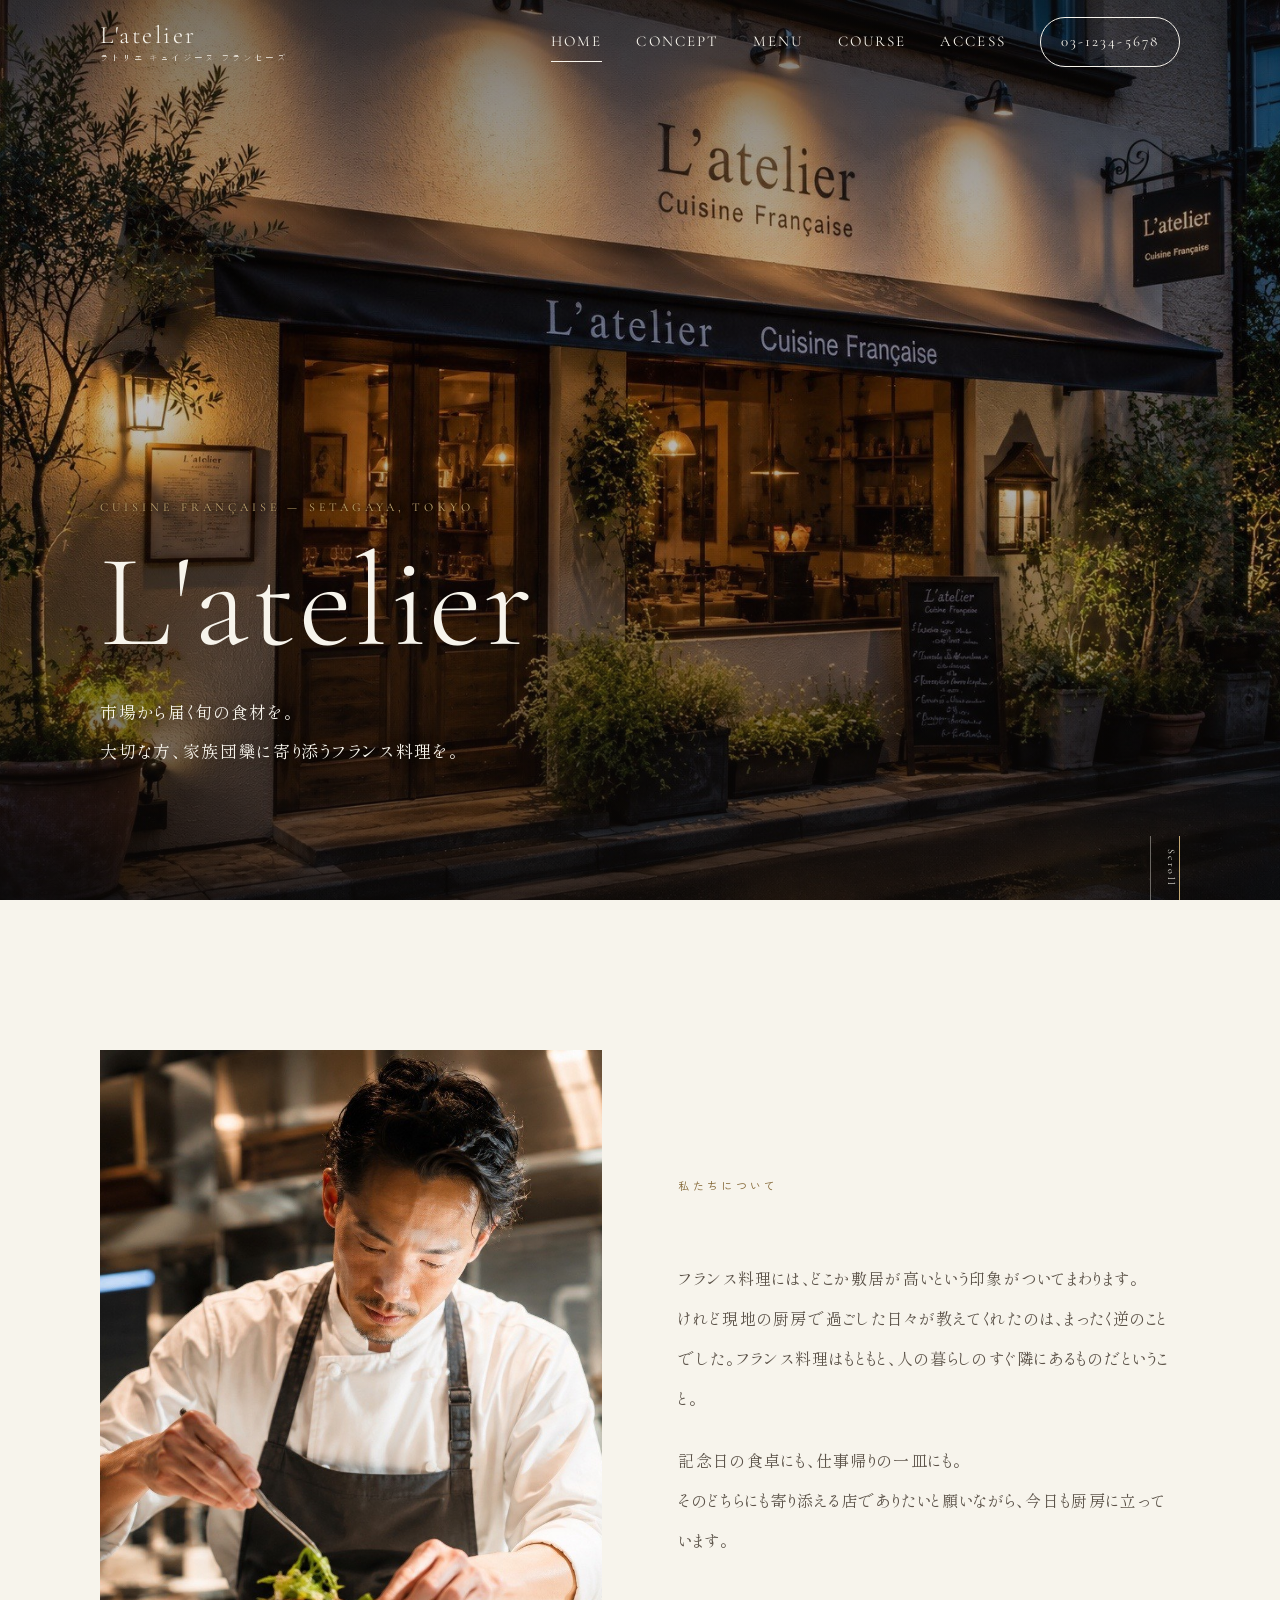
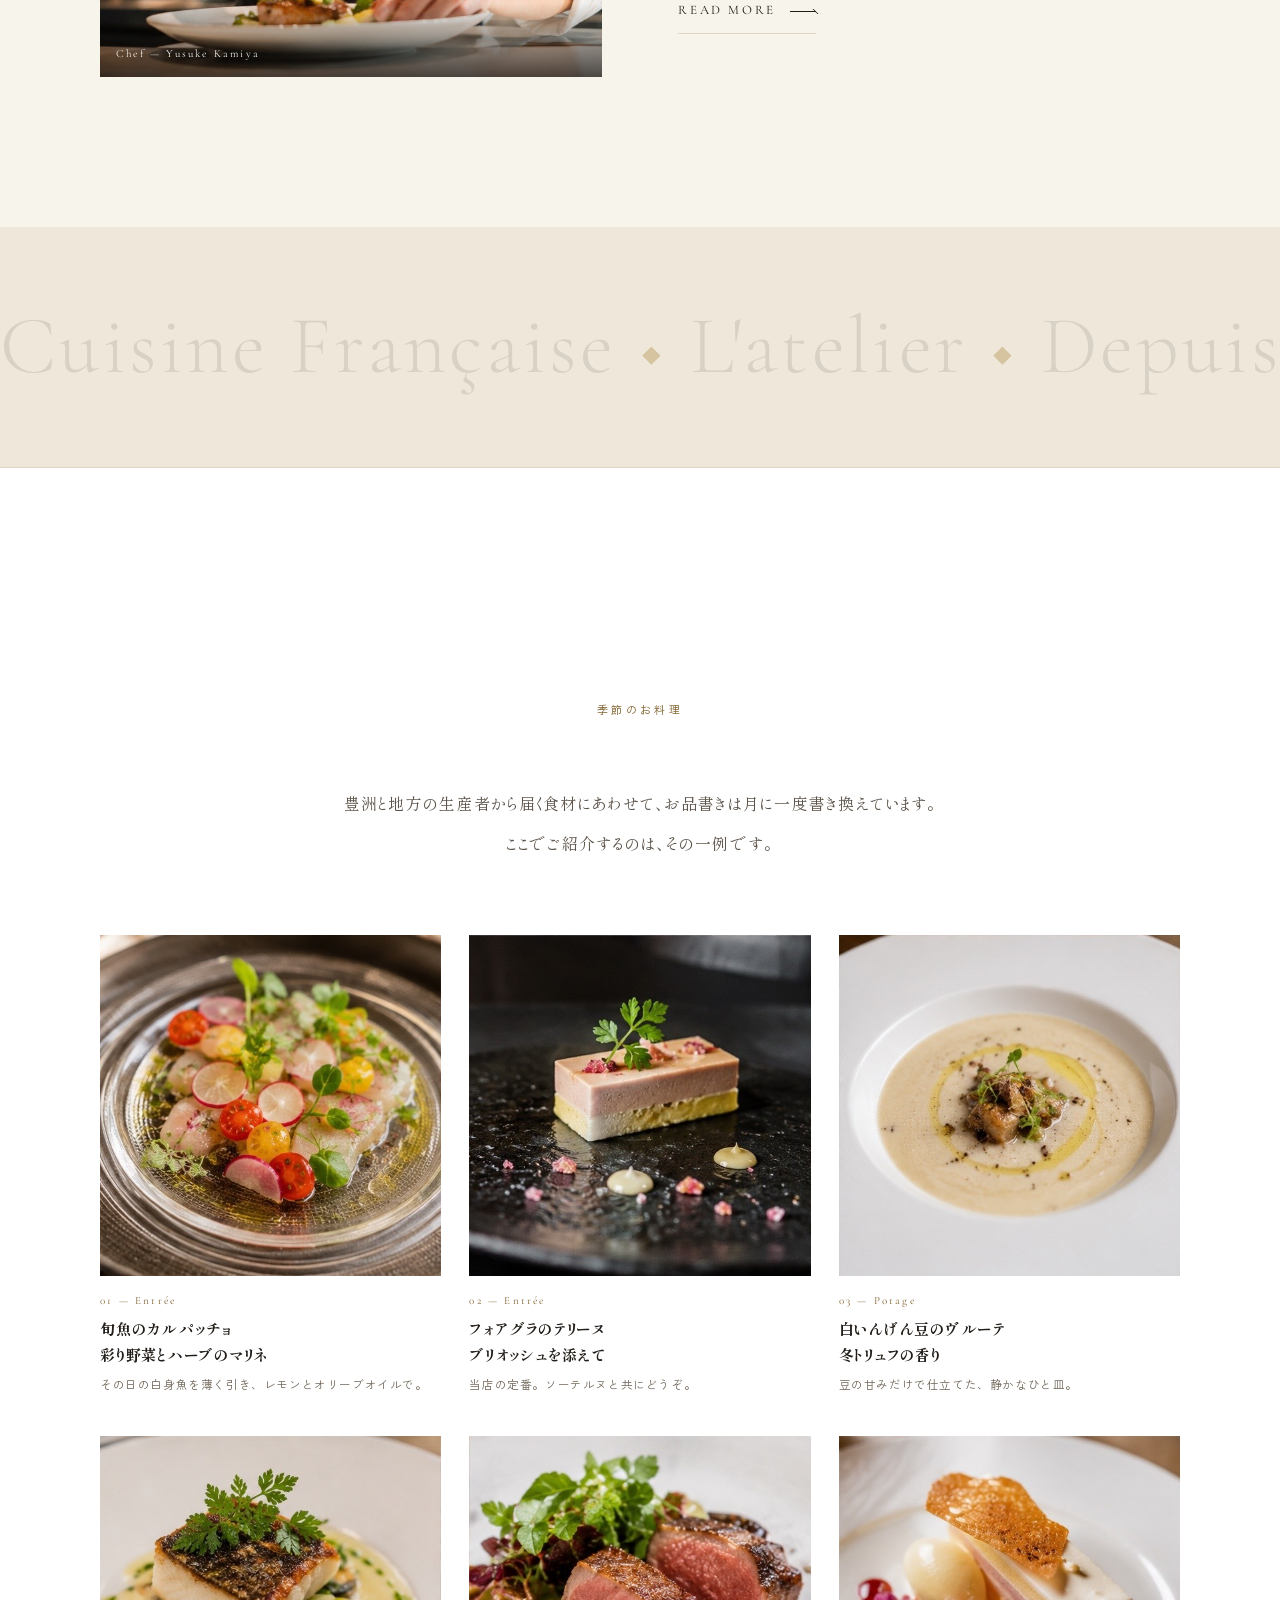
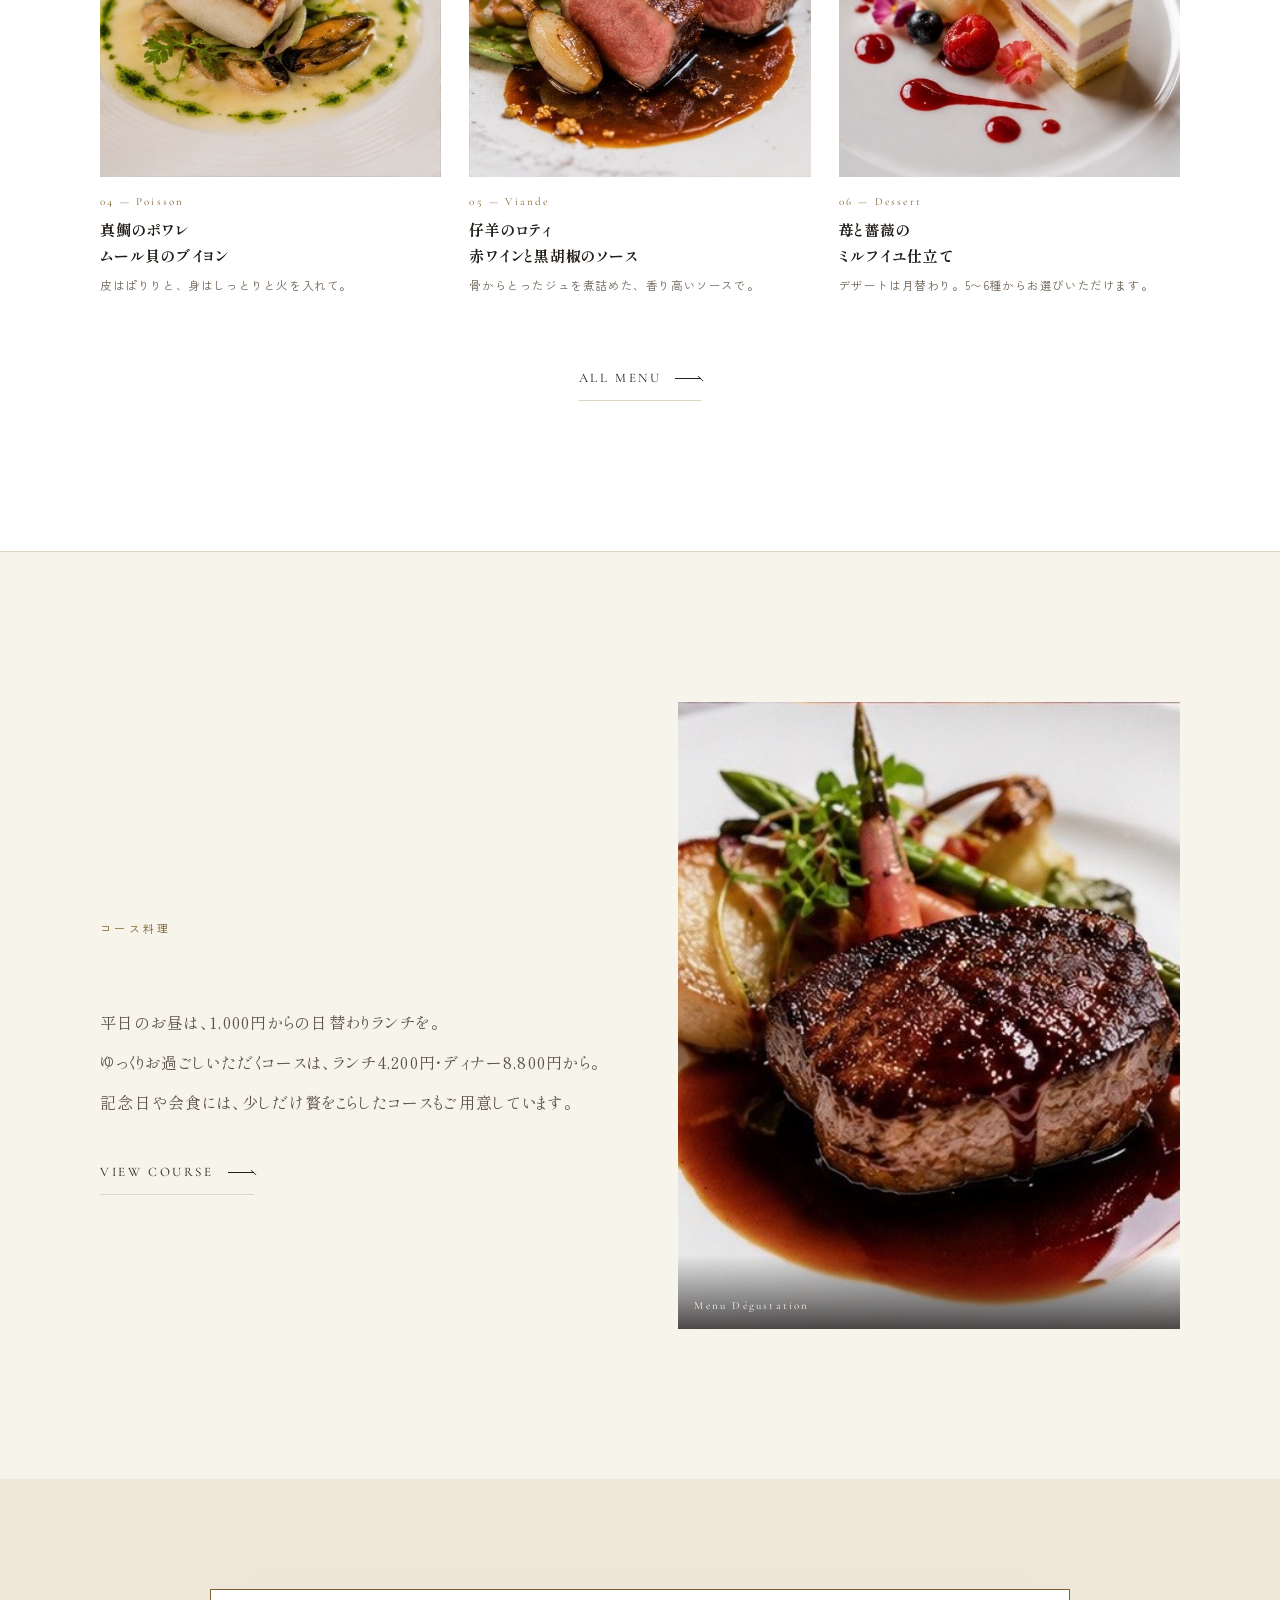
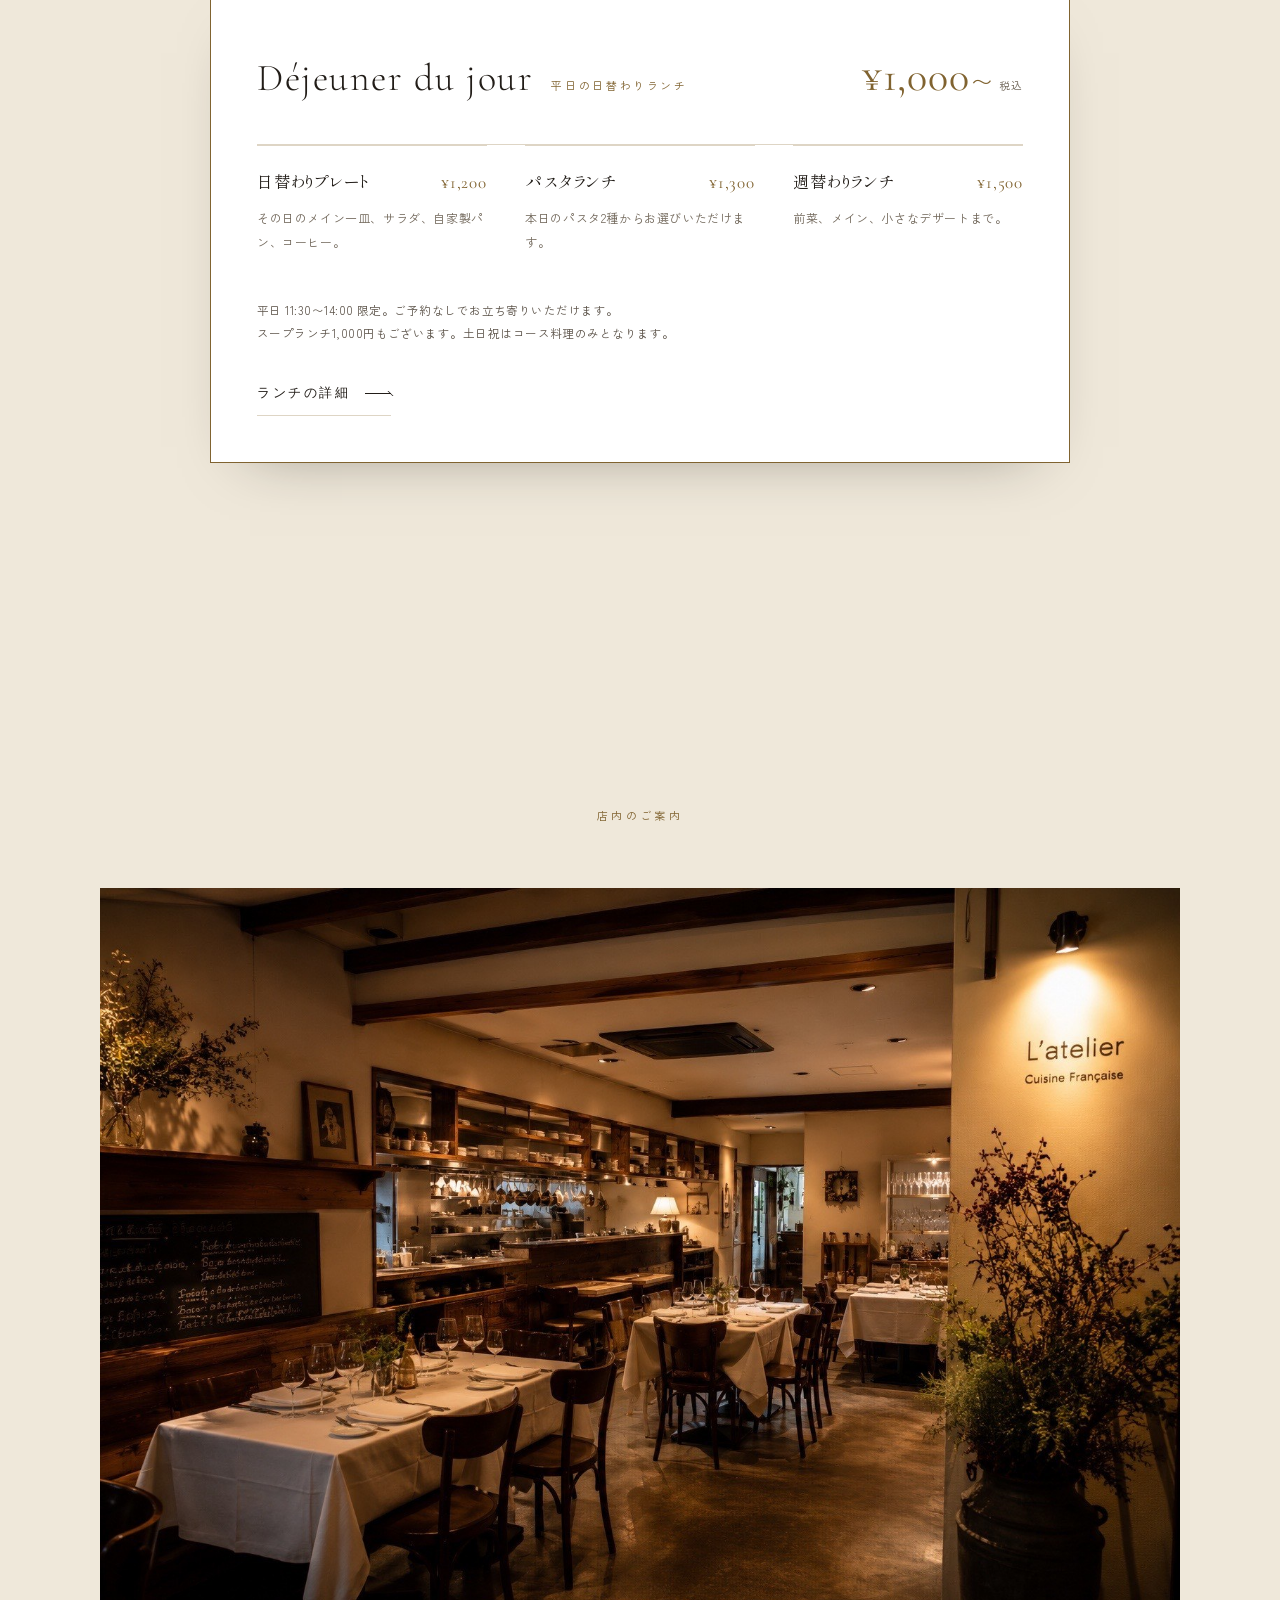
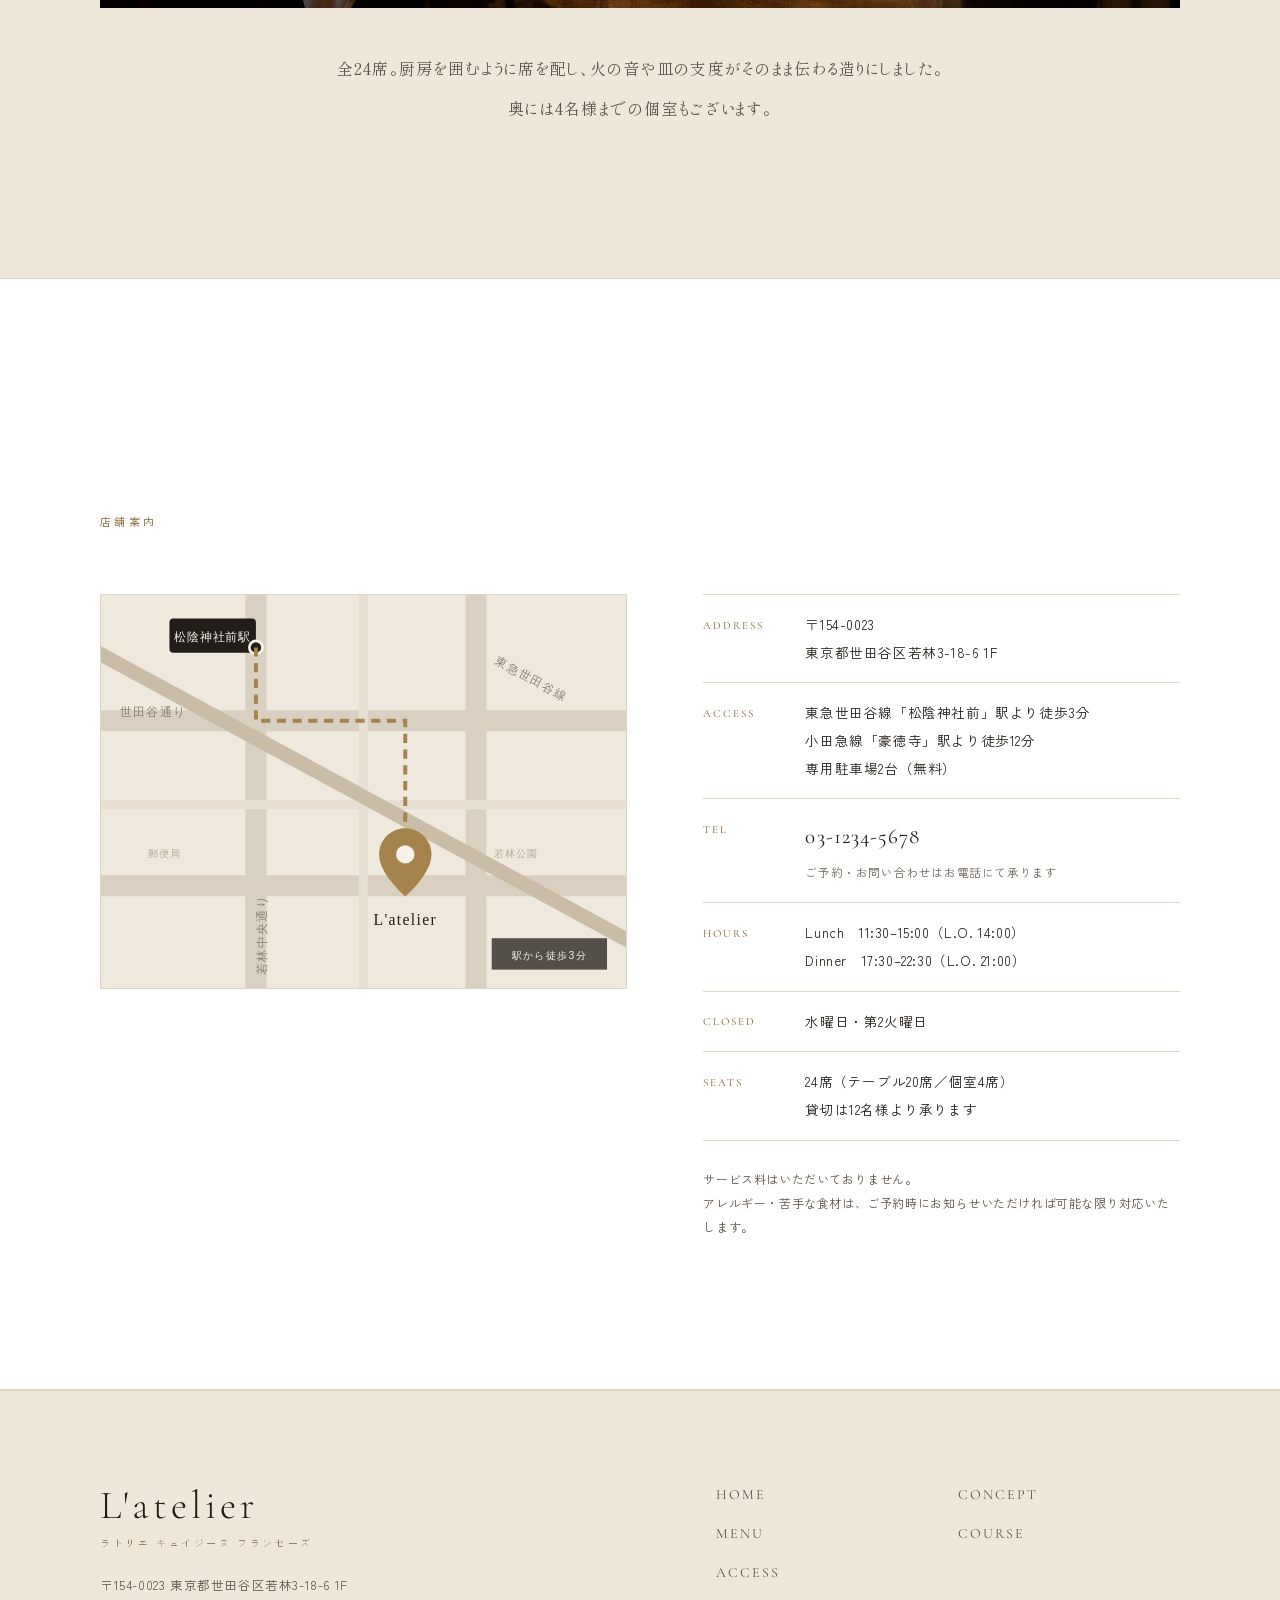
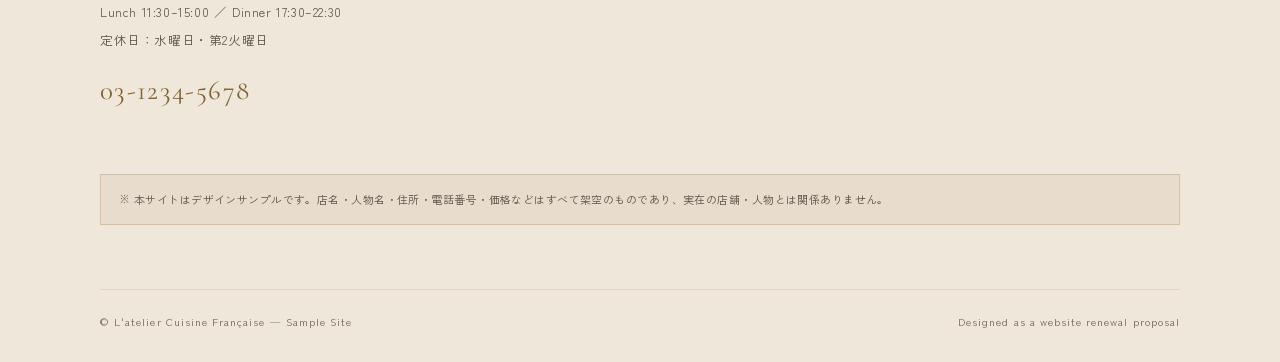
<file: index.html>
<!doctype html>
<html lang="ja" class="no-js">
  <head>
    <meta charset="utf-8" />
    <meta name="viewport" content="width=device-width, initial-scale=1" />
    <title>
      L'atelier Cuisine Française（ラトリエ キュイジーヌ
      フランセーズ）｜世田谷・松陰神社前のフレンチレストラン
    </title>
    <meta
      name="description"
      content="東京・世田谷、松陰神社前のフレンチレストラン「L'atelier Cuisine Française（ラトリエ キュイジーヌ フランセーズ）」。市場から届く旬の食材を、フランス仕込みの技法で。平日は1,000円からの日替わりランチも。ランチコース4,200円〜、ディナーコース8,800円〜。"
    />
    <meta
      property="og:title"
      content="L'atelier Cuisine Française｜世田谷・松陰神社前のフレンチレストラン"
    />
    <meta
      property="og:description"
      content="旬の食材を、フランス仕込みの技法で。世田谷・松陰神社前の小さなフレンチレストラン。"
    />
    <meta property="og:type" content="website" />
    <meta property="og:image" content="assets/img/scene/exterior.jpg" />
    <link rel="preconnect" href="https://fonts.googleapis.com" />
    <link rel="preconnect" href="https://fonts.gstatic.com" crossorigin />
    <link
      href="https://fonts.googleapis.com/css2?family=Cormorant+Garamond:wght@300;400&family=Shippori+Mincho:wght@400;500&family=Zen+Kaku+Gothic+New:wght@400;500&display=swap"
      rel="stylesheet"
    />
    <link rel="icon" href="assets/img/favicon.svg" type="image/svg+xml" />
    <link rel="stylesheet" href="assets/css/style.css" />
  </head>
  <body>
    <!-- loading -->
    <div class="loading" aria-hidden="true">
      <div>
        <div class="loading__logo">L'atelier</div>
        <div class="loading__bar"></div>
      </div>
    </div>

    <!-- custom cursor -->
    <div class="cursor" id="cursor" aria-hidden="true">
      <span class="cursor__text" id="cursorText"></span>
    </div>

    <!-- header -->
    <header class="header is-over">
      <a class="header__logo" href="index.html"
        >L'atelier<small>ラトリエ キュイジーヌ フランセーズ</small></a
      >
      <nav class="header__nav">
        <a href="index.html" aria-current="page">Home</a>
        <a href="concept.html">Concept</a>
        <a href="menu.html">Menu</a>
        <a href="course.html">Course</a>
        <a href="#access">Access</a>
        <a class="header__tel" href="tel:0312345678">03-1234-5678</a>
      </nav>
      <button
        class="burger"
        type="button"
        aria-expanded="false"
        aria-controls="drawer"
        aria-label="メニューを開く"
      >
        <span class="burger__line"></span><span class="burger__line"></span
        ><span class="burger__line"></span>
      </button>
    </header>

    <!-- drawer -->
    <nav class="drawer" id="drawer" aria-hidden="true">
      <ul class="drawer__list">
        <li>
          <a href="index.html"
            ><span class="drawer__en">Home</span
            ><span class="drawer__jp">トップ</span></a
          >
        </li>
        <li>
          <a href="concept.html"
            ><span class="drawer__en">Concept</span
            ><span class="drawer__jp">私たちについて</span></a
          >
        </li>
        <li>
          <a href="menu.html"
            ><span class="drawer__en">Menu</span
            ><span class="drawer__jp">お品書き</span></a
          >
        </li>
        <li>
          <a href="course.html"
            ><span class="drawer__en">Course</span
            ><span class="drawer__jp">コース料理</span></a
          >
        </li>
        <li>
          <a href="index.html#access"
            ><span class="drawer__en">Access</span
            ><span class="drawer__jp">店舗案内</span></a
          >
        </li>
      </ul>
      <div class="drawer__foot">
        〒154-0023 東京都世田谷区若林3-18-6 1F<br />
        Lunch 11:30–15:00 / Dinner 17:30–22:30<br />
        定休日：水曜日・第2火曜日
        <a class="tel" href="tel:0312345678">03-1234-5678</a>
      </div>
    </nav>

    <main>
      <!-- ============ KV ============ -->
      <section class="kv">
        <div class="kv__bg">
          <div class="kv__bg__item kv__bg__item--exterior">
            <img
              src="assets/img/scene/exterior.jpg"
              srcset="
                assets/img/scene/exterior-960.jpg  960w,
                assets/img/scene/exterior.jpg     1536w
              "
              sizes="100vw"
              alt="夕暮れのL'atelier外観"
              fetchpriority="high"
            />
          </div>
          <div class="kv__bg__item">
            <img
              src="assets/img/scene/interior.jpg"
              srcset="
                assets/img/scene/interior-960.jpg  960w,
                assets/img/scene/interior.jpg     1536w
              "
              sizes="100vw"
              alt="灯りのともる店内"
              loading="lazy"
            />
          </div>
          <div class="kv__bg__item kv__bg__item--chef">
            <img
              src="assets/img/scene/chef.jpg"
              srcset="
                assets/img/scene/chef-960.jpg  960w,
                assets/img/scene/chef.jpg     1536w
              "
              sizes="100vw"
              alt="厨房で仕上げをするシェフ"
              loading="lazy"
            />
          </div>
          <div class="kv__bg__item">
            <img
              src="assets/img/dish/canard.jpg"
              alt="鴨胸肉のロースト"
              loading="lazy"
            />
          </div>
        </div>

        <div class="kv__body">
          <p class="kv__sub" data-kv-after>
            Cuisine Française — Setagaya, Tokyo
          </p>
          <h1 class="kv__title">
            <span class="line" data-split-hero>L'atelier</span>
          </h1>
          <p class="kv__lead" data-kv-after>
            市場から届く旬の食材を。<br />
            大切な方、家族団欒に寄り添うフランス料理を。
          </p>
        </div>

        <span class="kv__scroll">Scroll<i></i></span>
      </section>

      <!-- ============ concept teaser ============ -->
      <section class="sect wrap">
        <div class="inner duo">
          <figure class="duo__fig" data-zoom>
            <img
              src="assets/img/scene/chef.jpg"
              srcset="
                assets/img/scene/chef-960.jpg  960w,
                assets/img/scene/chef.jpg     1536w
              "
              sizes="(min-width: 900px) 50vw, 100vw"
              alt="皿の仕上げをするシェフ 神谷悠介"
              loading="lazy"
            />
            <figcaption>Chef — Yusuke Kamiya</figcaption>
          </figure>
          <div>
            <div class="shead">
              <span class="shead__en" data-split>Concept</span>
              <span class="shead__jp" data-reveal data-delay="1"
                >私たちについて</span
              >
            </div>
            <p class="lead" data-reveal data-delay="2">
              フランス料理には、どこか敷居が高いという印象がついてまわります。<br />
              けれど現地の厨房で過ごした日々が教えてくれたのは、まったく逆のことでした。フランス料理はもともと、人の暮らしのすぐ隣にあるものだということ。
            </p>
            <p
              class="lead"
              data-reveal
              data-delay="3"
              style="margin-top: 1.4em"
            >
              記念日の食卓にも、仕事帰りの一皿にも。<br />
              そのどちらにも寄り添える店でありたいと願いながら、今日も厨房に立っています。
            </p>
            <p data-reveal data-delay="4" style="margin-top: 2.2em">
              <a class="btn" href="concept.html" data-cursor-text="View|more"
                >Read more<i></i
              ></a>
            </p>
          </div>
        </div>
      </section>

      <!-- ============ marquee ============ -->
      <div class="marquee" aria-hidden="true">
        <div class="marquee__row">
          <span
            >Cuisine Française <em>◆</em> L'atelier <em>◆</em> Depuis 2012
            <em>◆</em>
          </span>
          <span
            >Cuisine Française <em>◆</em> L'atelier <em>◆</em> Depuis 2012
            <em>◆</em>
          </span>
        </div>
      </div>

      <!-- ============ cuisine ============ -->
      <section class="sect sect--dark wrap">
        <div class="inner">
          <div class="shead shead--center">
            <span class="shead__en" data-split>Cuisine</span>
            <span class="shead__jp" data-reveal data-delay="1"
              >季節のお料理</span
            >
          </div>
          <p
            class="lead"
            data-reveal
            data-delay="2"
            style="text-align: center; max-width: 620px; margin-inline: auto"
          >
            豊洲と地方の生産者から届く食材にあわせて、お品書きは月に一度書き換えています。<br />ここでご紹介するのは、その一例です。
          </p>

          <div class="dishes" style="margin-top: clamp(40px, 8vw, 72px)">
            <article class="dish" data-reveal>
              <div class="dish__fig" data-zoom>
                <img
                  src="assets/img/dish/carpaccio.jpg"
                  alt="旬魚のカルパッチョ"
                  loading="lazy"
                />
              </div>
              <span class="dish__no">01 — Entrée</span>
              <h3 class="dish__name">
                旬魚のカルパッチョ<br />彩り野菜とハーブのマリネ
              </h3>
              <p class="dish__desc">
                その日の白身魚を薄く引き、レモンとオリーブオイルで。
              </p>
            </article>
            <article class="dish" data-reveal data-delay="1">
              <div class="dish__fig" data-zoom>
                <img
                  src="assets/img/dish/terrine.jpg"
                  alt="フォアグラのテリーヌ"
                  loading="lazy"
                />
              </div>
              <span class="dish__no">02 — Entrée</span>
              <h3 class="dish__name">
                フォアグラのテリーヌ<br />ブリオッシュを添えて
              </h3>
              <p class="dish__desc">当店の定番。ソーテルヌと共にどうぞ。</p>
            </article>
            <article class="dish" data-reveal data-delay="2">
              <div class="dish__fig" data-zoom>
                <img
                  src="assets/img/dish/veloute.jpg"
                  alt="白いんげん豆のヴルーテ"
                  loading="lazy"
                />
              </div>
              <span class="dish__no">03 — Potage</span>
              <h3 class="dish__name">
                白いんげん豆のヴルーテ<br />冬トリュフの香り
              </h3>
              <p class="dish__desc">豆の甘みだけで仕立てた、静かなひと皿。</p>
            </article>
            <article class="dish" data-reveal>
              <div class="dish__fig" data-zoom>
                <img
                  src="assets/img/dish/poisson.jpg"
                  alt="真鯛のポワレ"
                  loading="lazy"
                />
              </div>
              <span class="dish__no">04 — Poisson</span>
              <h3 class="dish__name">真鯛のポワレ<br />ムール貝のブイヨン</h3>
              <p class="dish__desc">皮はぱりりと、身はしっとりと火を入れて。</p>
            </article>
            <article class="dish" data-reveal data-delay="1">
              <div class="dish__fig" data-zoom>
                <img
                  src="assets/img/dish/roti.jpg"
                  alt="仔羊のロティ"
                  loading="lazy"
                />
              </div>
              <span class="dish__no">05 — Viande</span>
              <h3 class="dish__name">
                仔羊のロティ<br />赤ワインと黒胡椒のソース
              </h3>
              <p class="dish__desc">
                骨からとったジュを煮詰めた、香り高いソースで。
              </p>
            </article>
            <article class="dish" data-reveal data-delay="2">
              <div class="dish__fig" data-zoom>
                <img
                  src="assets/img/dish/mille.jpg"
                  alt="苺と薔薇のミルフイユ仕立て"
                  loading="lazy"
                />
              </div>
              <span class="dish__no">06 — Dessert</span>
              <h3 class="dish__name">苺と薔薇の<br />ミルフイユ仕立て</h3>
              <p class="dish__desc">
                デザートは月替わり。5〜6種からお選びいただけます。
              </p>
            </article>
          </div>

          <p
            data-reveal
            style="margin-top: clamp(40px, 8vw, 64px); text-align: center"
          >
            <a class="btn" href="menu.html" data-cursor-text="View|menu"
              >All menu<i></i
            ></a>
          </p>
        </div>
      </section>

      <!-- ============ course teaser ============ -->
      <section class="sect wrap">
        <div class="inner duo duo--rev">
          <figure class="duo__fig" data-zoom>
            <img
              src="assets/img/dish/filet.jpg"
              alt="黒毛和牛フィレのグリエ"
              loading="lazy"
            />
            <figcaption>Menu Dégustation</figcaption>
          </figure>
          <div>
            <div class="shead">
              <span class="shead__en" data-split>Course</span>
              <span class="shead__jp" data-reveal data-delay="1"
                >コース料理</span
              >
            </div>
            <p class="lead" data-reveal data-delay="2">
              平日のお昼は、1,000円からの日替わりランチを。<br />
              ゆっくりお過ごしいただくコースは、ランチ4,200円・ディナー8,800円から。記念日や会食には、少しだけ贅をこらしたコースもご用意しています。
            </p>
            <p data-reveal data-delay="3" style="margin-top: 2.2em">
              <a class="btn" href="course.html" data-cursor-text="View|course"
                >View course<i></i
              ></a>
            </p>
          </div>
        </div>
      </section>

      <!-- ============ 日替わりランチ ============ -->
      <section class="sect sect--tight sect--deep wrap">
        <div class="inner--narrow">
          <div class="daily daily--band" data-reveal>
            <div class="daily__head">
              <span class="daily__en">Déjeuner du jour</span>
              <span class="daily__jp">平日の日替わりランチ</span>
              <span class="daily__from"
                >¥1,000<em>〜</em><small>税込</small></span
              >
            </div>

            <div class="daily__items">
              <div class="daily__item">
                <p class="daily__name">日替わりプレート<b>¥1,200</b></p>
                <p class="daily__desc">
                  その日のメイン一皿、サラダ、自家製パン、コーヒー。
                </p>
              </div>
              <div class="daily__item">
                <p class="daily__name">パスタランチ<b>¥1,300</b></p>
                <p class="daily__desc">
                  本日のパスタ2種からお選びいただけます。
                </p>
              </div>
              <div class="daily__item">
                <p class="daily__name">週替わりランチ<b>¥1,500</b></p>
                <p class="daily__desc">前菜、メイン、小さなデザートまで。</p>
              </div>
            </div>

            <p class="daily__note">
              平日 11:30〜14:00 限定。ご予約なしでお立ち寄りいただけます。<br />
              スープランチ1,000円もございます。土日祝はコース料理のみとなります。
            </p>

            <p style="margin-top: clamp(22px, 5vw, 32px)">
              <a
                class="btn"
                href="course.html#daily-lunch"
                data-cursor-text="View|lunch"
                >ランチの詳細<i></i
              ></a>
            </p>
          </div>
        </div>
      </section>

      <!-- ============ interior ============ -->
      <section class="sect sect--deep wrap">
        <div class="inner">
          <div class="shead shead--center">
            <span class="shead__en" data-split>Interior</span>
            <span class="shead__jp" data-reveal data-delay="1"
              >店内のご案内</span
            >
          </div>
          <figure data-zoom data-reveal data-delay="2">
            <img
              src="assets/img/scene/interior.jpg"
              srcset="
                assets/img/scene/interior-960.jpg  960w,
                assets/img/scene/interior.jpg     1536w
              "
              sizes="100vw"
              alt="テーブルの整った店内"
              loading="lazy"
            />
          </figure>
          <p
            class="lead"
            data-reveal
            data-delay="3"
            style="
              text-align: center;
              max-width: 620px;
              margin: clamp(24px, 5vw, 40px) auto 0;
            "
          >
            全24席。厨房を囲むように席を配し、火の音や皿の支度がそのまま伝わる造りにしました。<br />
            奥には4名様までの個室もございます。
          </p>
        </div>
      </section>

      <!-- ============ access ============ -->
      <section class="sect sect--dark wrap" id="access">
        <div class="inner">
          <div class="shead">
            <span class="shead__en" data-split>Access</span>
            <span class="shead__jp" data-reveal data-delay="1">店舗案内</span>
          </div>

          <div class="access">
            <div class="access__map" data-reveal>
              <svg
                viewBox="0 0 400 300"
                role="img"
                aria-label="松陰神社前駅から当店までの略地図"
                style="position: absolute; inset: 0; width: 100%; height: 100%"
              >
                <rect width="400" height="300" fill="#efe8dc" />
                <g stroke="#d9d0c1" stroke-width="16" fill="none">
                  <path d="M-10 96 H410" />
                  <path d="M-10 222 H410" />
                  <path d="M118 -10 V310" />
                  <path d="M286 -10 V310" />
                </g>
                <g stroke="#e7dfd1" stroke-width="7" fill="none">
                  <path d="M-10 160 H410" />
                  <path d="M200 -10 V310" />
                </g>
                <path
                  d="M-10 40 L410 268"
                  stroke="#c9bda7"
                  stroke-width="11"
                  fill="none"
                />
                <g
                  fill="#8c8175"
                  font-family="sans-serif"
                  font-size="9"
                  letter-spacing="1"
                >
                  <text x="14" y="92">世田谷通り</text>
                  <text x="126" y="290" transform="rotate(-90 126 290)">
                    若林中央通り
                  </text>
                  <text x="300" y="52" transform="rotate(29 300 52)">
                    東急世田谷線
                  </text>
                </g>
                <g>
                  <rect
                    x="52"
                    y="18"
                    width="66"
                    height="26"
                    rx="3"
                    fill="#221d18"
                  />
                  <text
                    x="85"
                    y="35"
                    fill="#f6f2ea"
                    font-family="sans-serif"
                    font-size="9"
                    text-anchor="middle"
                  >
                    松陰神社前駅
                  </text>
                </g>
                <circle
                  cx="118"
                  cy="40"
                  r="5"
                  fill="#221d18"
                  stroke="#f6f2ea"
                  stroke-width="2"
                />
                <path
                  d="M118 40 L118 96 L232 96 L232 178"
                  stroke="#a4834c"
                  stroke-width="3"
                  stroke-dasharray="7 5"
                  fill="none"
                />
                <g>
                  <path
                    d="M232 178 c-11 0 -20 9 -20 20 c0 15 20 32 20 32 s20 -17 20 -32 c0 -11 -9 -20 -20 -20 z"
                    fill="#a4834c"
                  />
                  <circle cx="232" cy="198" r="7" fill="#f6f2ea" />
                  <text
                    x="232"
                    y="252"
                    fill="#221d18"
                    font-family="serif"
                    font-size="12"
                    text-anchor="middle"
                    letter-spacing="1"
                  >
                    L'atelier
                  </text>
                </g>
                <g fill="#b5aa98" font-family="sans-serif" font-size="8">
                  <text x="300" y="200">若林公園</text>
                  <text x="36" y="200">郵便局</text>
                </g>
                <rect
                  x="298"
                  y="262"
                  width="88"
                  height="24"
                  fill="rgba(34,29,24,.75)"
                />
                <text
                  x="342"
                  y="278"
                  fill="#f6f2ea"
                  font-family="sans-serif"
                  font-size="8"
                  text-anchor="middle"
                  letter-spacing="1"
                >
                  駅から徒歩3分
                </text>
              </svg>
            </div>

            <div data-reveal data-delay="1">
              <dl class="info">
                <div>
                  <dt>Address</dt>
                  <dd>〒154-0023<br />東京都世田谷区若林3-18-6 1F</dd>
                </div>
                <div>
                  <dt>Access</dt>
                  <dd>
                    東急世田谷線「松陰神社前」駅より徒歩3分<br />小田急線「豪徳寺」駅より徒歩12分<br />専用駐車場2台（無料）
                  </dd>
                </div>
                <div>
                  <dt>Tel</dt>
                  <dd>
                    <a class="en" href="tel:0312345678">03-1234-5678</a
                    ><br /><span
                      style="
                        font-size: 11.5px;
                        color: var(--ink-mute);
                      "
                      >ご予約・お問い合わせはお電話にて承ります</span
                    >
                  </dd>
                </div>
                <div>
                  <dt>Hours</dt>
                  <dd>
                    Lunch　11:30–15:00（L.O. 14:00）<br />Dinner　17:30–22:30（L.O.
                    21:00）
                  </dd>
                </div>
                <div>
                  <dt>Closed</dt>
                  <dd>水曜日・第2火曜日</dd>
                </div>
                <div>
                  <dt>Seats</dt>
                  <dd>
                    24席（テーブル20席／個室4席）<br />貸切は12名様より承ります
                  </dd>
                </div>
              </dl>
              <p
                style="
                  margin-top: 26px;
                  font-size: 12px;
                  line-height: 2;
                  color: var(--ink-soft);
                "
              >
                サービス料はいただいておりません。<br />
                アレルギー・苦手な食材は、ご予約時にお知らせいただければ可能な限り対応いたします。
              </p>
            </div>
          </div>
        </div>
      </section>
    </main>

    <!-- footer -->
    <footer class="footer">
      <div class="inner">
        <div class="footer__top">
          <div>
            <p class="footer__logo">
              L'atelier<small>ラトリエ キュイジーヌ フランセーズ</small>
            </p>
            <p class="footer__addr">
              〒154-0023 東京都世田谷区若林3-18-6 1F<br />
              Lunch 11:30–15:00 ／ Dinner 17:30–22:30<br />
              定休日：水曜日・第2火曜日
            </p>
            <a class="footer__tel" href="tel:0312345678">03-1234-5678</a>
          </div>
          <nav class="footer__nav">
            <a href="index.html">Home</a>
            <a href="concept.html">Concept</a>
            <a href="menu.html">Menu</a>
            <a href="course.html">Course</a>
            <a href="index.html#access">Access</a>
          </nav>
        </div>
        <p class="disclaim" style="margin-top: clamp(36px, 7vw, 56px)">
          ※
          本サイトはデザインサンプルです。店名・人物名・住所・電話番号・価格などはすべて架空のものであり、実在の店舗・人物とは関係ありません。
        </p>
        <div class="footer__bottom">
          <span>© L'atelier Cuisine Française — Sample Site</span>
          <span>Designed as a website renewal proposal</span>
        </div>
      </div>
    </footer>

    <div class="cta-fixed">
      <a href="tel:0312345678">Tel. 03-1234-5678</a>
      <a href="index.html#access">Access</a>
    </div>

    <script src="assets/js/main.js"></script>
  </body>
</html>
</file>
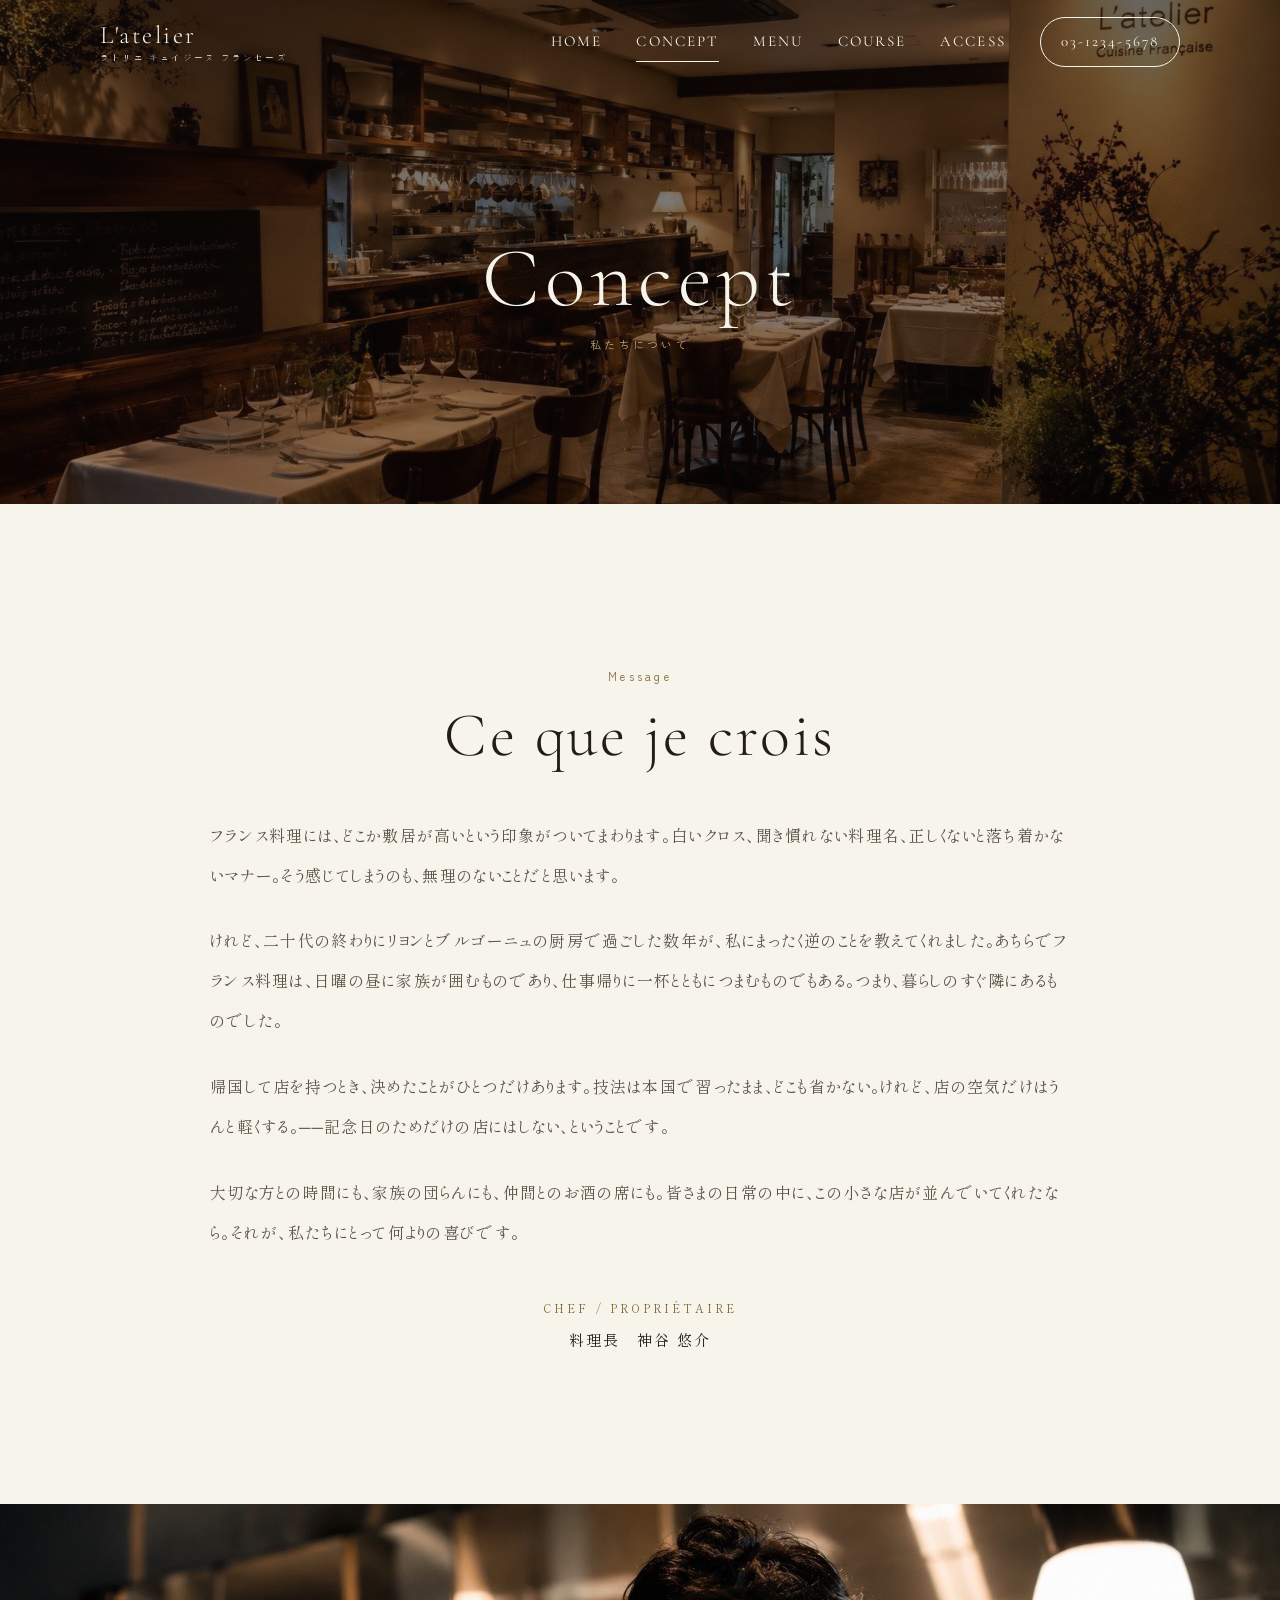
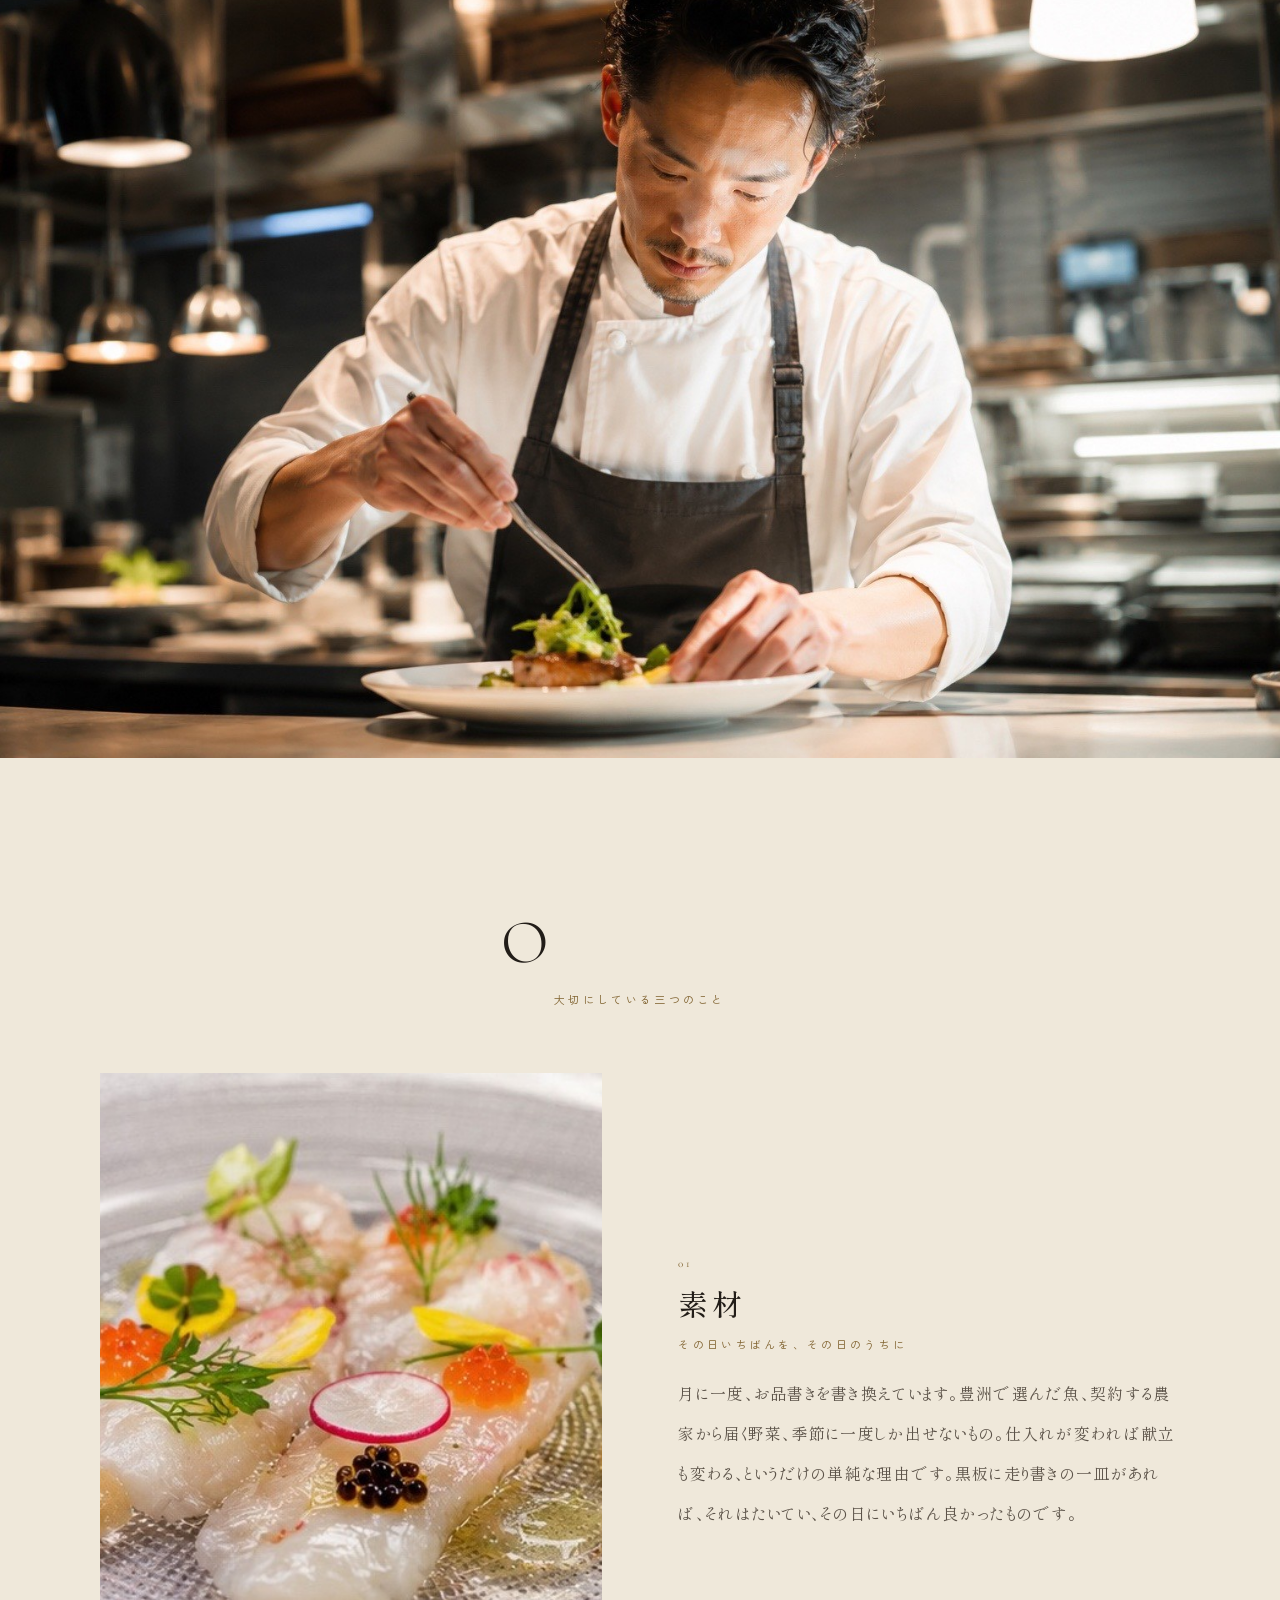
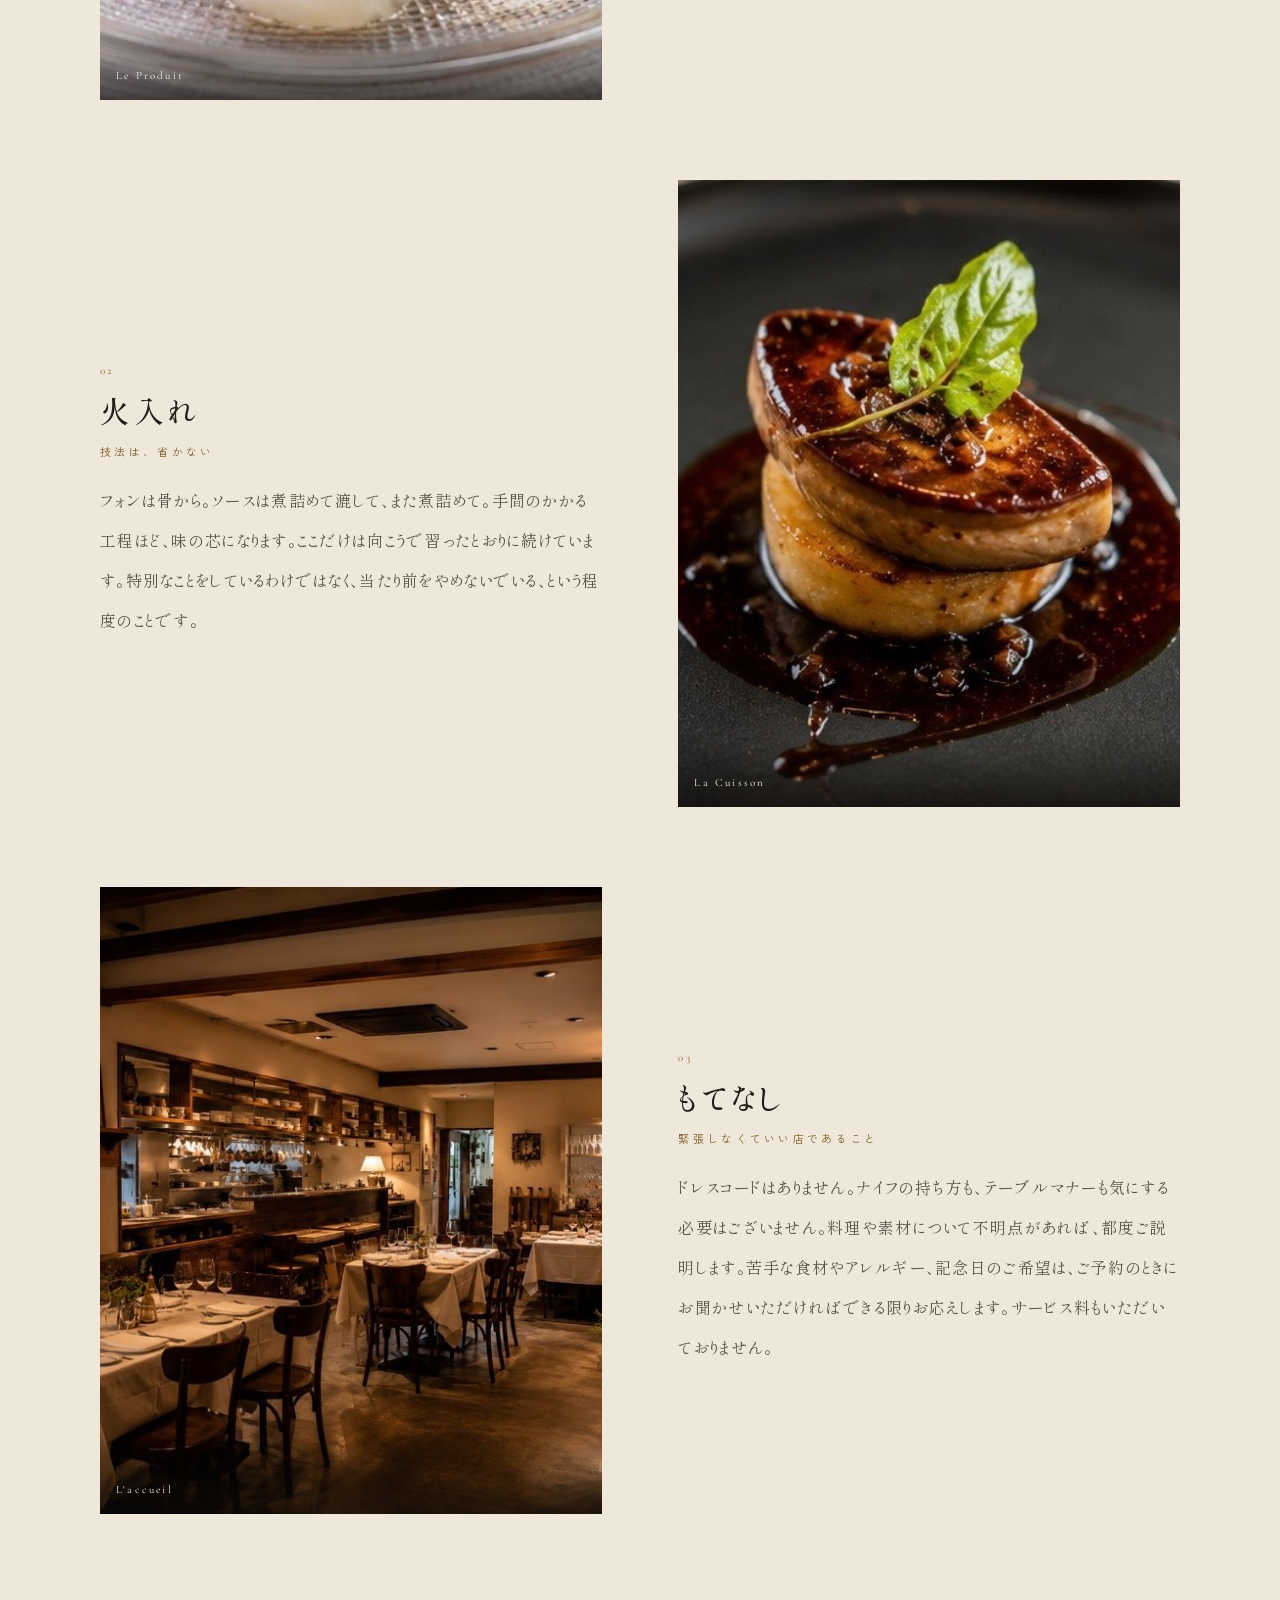
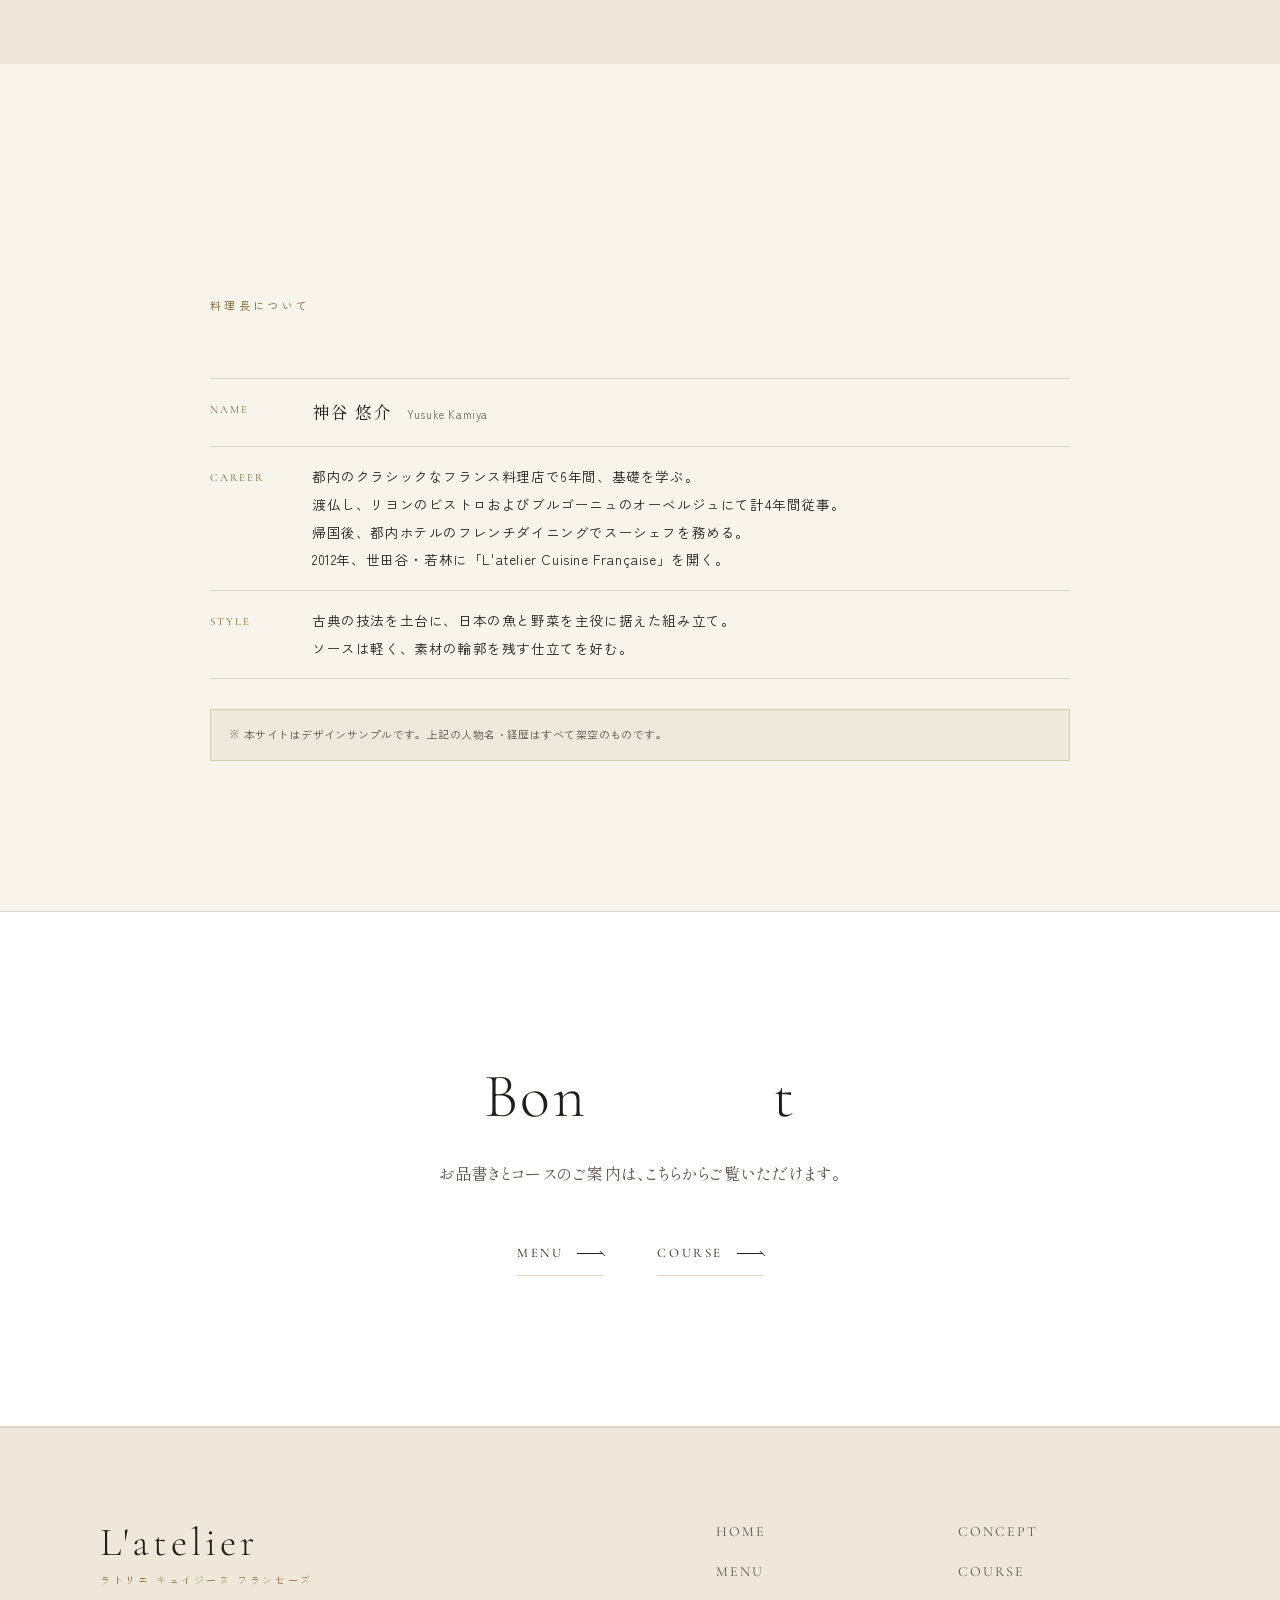
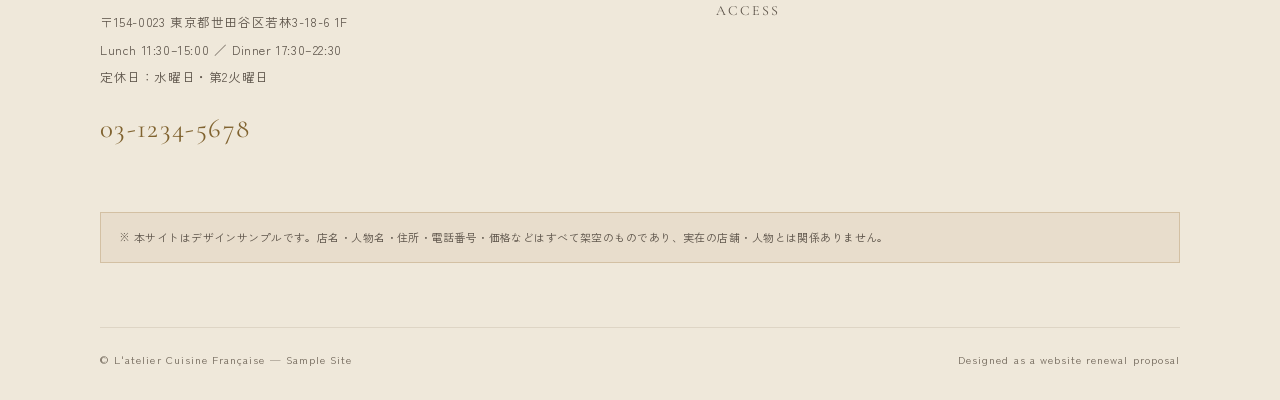
<file: concept.html>
<!doctype html>
<html lang="ja" class="no-js">
  <head>
    <meta charset="utf-8" />
    <meta name="viewport" content="width=device-width, initial-scale=1" />
    <title>
      Concept 私たちについて｜L'atelier Cuisine Française（ラトリエ キュイジーヌ
      フランセーズ）
    </title>
    <meta
      name="description"
      content="世田谷・松陰神社前のフレンチレストラン「L'atelier（ラトリエ）」の考え方と、料理長 神谷悠介のご挨拶。素材・火入れ・もてなしについて。"
    />
    <meta
      property="og:title"
      content="Concept 私たちについて｜L'atelier Cuisine Française"
    />
    <meta property="og:type" content="article" />
    <meta property="og:image" content="assets/img/scene/chef.jpg" />
    <link rel="preconnect" href="https://fonts.googleapis.com" />
    <link rel="preconnect" href="https://fonts.gstatic.com" crossorigin />
    <link
      href="https://fonts.googleapis.com/css2?family=Cormorant+Garamond:wght@300;400&family=Shippori+Mincho:wght@400;500&family=Zen+Kaku+Gothic+New:wght@400;500&display=swap"
      rel="stylesheet"
    />
    <link rel="icon" href="assets/img/favicon.svg" type="image/svg+xml" />
    <link rel="stylesheet" href="assets/css/style.css" />
  </head>
  <body>
    <div class="loading" aria-hidden="true">
      <div>
        <div class="loading__logo">L'atelier</div>
        <div class="loading__bar"></div>
      </div>
    </div>

    <div class="cursor" id="cursor" aria-hidden="true">
      <span class="cursor__text" id="cursorText"></span>
    </div>

    <header class="header is-over">
      <a class="header__logo" href="index.html"
        >L'atelier<small>ラトリエ キュイジーヌ フランセーズ</small></a
      >
      <nav class="header__nav">
        <a href="index.html">Home</a>
        <a href="concept.html" aria-current="page">Concept</a>
        <a href="menu.html">Menu</a>
        <a href="course.html">Course</a>
        <a href="index.html#access">Access</a>
        <a class="header__tel" href="tel:0312345678">03-1234-5678</a>
      </nav>
      <button
        class="burger"
        type="button"
        aria-expanded="false"
        aria-controls="drawer"
        aria-label="メニューを開く"
      >
        <span class="burger__line"></span><span class="burger__line"></span
        ><span class="burger__line"></span>
      </button>
    </header>

    <nav class="drawer" id="drawer" aria-hidden="true">
      <ul class="drawer__list">
        <li>
          <a href="index.html"
            ><span class="drawer__en">Home</span
            ><span class="drawer__jp">トップ</span></a
          >
        </li>
        <li>
          <a href="concept.html"
            ><span class="drawer__en">Concept</span
            ><span class="drawer__jp">私たちについて</span></a
          >
        </li>
        <li>
          <a href="menu.html"
            ><span class="drawer__en">Menu</span
            ><span class="drawer__jp">お品書き</span></a
          >
        </li>
        <li>
          <a href="course.html"
            ><span class="drawer__en">Course</span
            ><span class="drawer__jp">コース料理</span></a
          >
        </li>
        <li>
          <a href="index.html#access"
            ><span class="drawer__en">Access</span
            ><span class="drawer__jp">店舗案内</span></a
          >
        </li>
      </ul>
      <div class="drawer__foot">
        〒154-0023 東京都世田谷区若林3-18-6 1F<br />
        Lunch 11:30–15:00 / Dinner 17:30–22:30<br />
        定休日：水曜日・第2火曜日
        <a class="tel" href="tel:0312345678">03-1234-5678</a>
      </div>
    </nav>

    <main>
      <section class="phero">
        <img
          src="assets/img/scene/interior.jpg"
          srcset="
            assets/img/scene/interior-960.jpg  960w,
            assets/img/scene/interior.jpg     1536w
          "
          sizes="100vw"
          alt="L'atelier の店内"
        />
        <div class="phero__body">
          <h1 class="phero__en" data-split-hero>Concept</h1>
          <p class="phero__jp" data-kv-after>私たちについて</p>
        </div>
      </section>

      <!-- ============ message ============ -->
      <section class="sect wrap">
        <div class="inner--narrow" style="text-align: center">
          <p class="shead__jp" data-reveal style="color: var(--gold)">
            Message
          </p>
          <h2 class="shead__en" data-split style="margin-top: 14px">
            Ce que je crois
          </h2>
          <p
            class="lead"
            data-reveal
            data-delay="2"
            style="margin-top: clamp(28px, 6vw, 44px); text-align: left"
          >
            フランス料理には、どこか敷居が高いという印象がついてまわります。白いクロス、聞き慣れない料理名、正しくないと落ち着かないマナー。そう感じてしまうのも、無理のないことだと思います。
          </p>
          <p
            class="lead"
            data-reveal
            data-delay="3"
            style="margin-top: 1.6em; text-align: left"
          >
            けれど、二十代の終わりにリヨンとブルゴーニュの厨房で過ごした数年が、私にまったく逆のことを教えてくれました。あちらでフランス料理は、日曜の昼に家族が囲むものであり、仕事帰りに一杯とともにつまむものでもある。つまり、暮らしのすぐ隣にあるものでした。
          </p>
          <p
            class="lead"
            data-reveal
            data-delay="4"
            style="margin-top: 1.6em; text-align: left"
          >
            帰国して店を持つとき、決めたことがひとつだけあります。技法は本国で習ったまま、どこも省かない。けれど、店の空気だけはうんと軽くする。──記念日のためだけの店にはしない、ということです。
          </p>
          <p
            class="lead"
            data-reveal
            data-delay="5"
            style="margin-top: 1.6em; text-align: left"
          >
            大切な方との時間にも、家族の団らんにも、仲間とのお酒の席にも。皆さまの日常の中に、この小さな店が並んでいてくれたなら。それが、私たちにとって何よりの喜びです。
          </p>
          <p
            data-reveal
            data-delay="5"
            style="
              margin-top: clamp(30px, 6vw, 46px);
              font-family: var(--serif-jp);
              letter-spacing: 0.14em;
            "
          >
            <span
              style="
                display: block;
                font-size: 11px;
                letter-spacing: 0.28em;
                color: var(--gold);
                margin-bottom: 6px;
              "
              >CHEF / PROPRIÉTAIRE</span
            >
            料理長　神谷 悠介
          </p>
        </div>
      </section>

      <figure data-zoom data-reveal style="margin: 0">
        <img
          src="assets/img/scene/chef.jpg"
          srcset="
            assets/img/scene/chef-960.jpg  960w,
            assets/img/scene/chef.jpg     1536w
          "
          sizes="100vw"
          alt="厨房で皿の仕上げをする料理長 神谷悠介"
          loading="lazy"
          style="width: 100%"
        />
      </figure>

      <!-- ============ three pillars ============ -->
      <section class="sect sect--deep wrap">
        <div class="inner">
          <div class="shead shead--center">
            <span class="shead__en" data-split>Our Three</span>
            <span class="shead__jp" data-reveal data-delay="1"
              >大切にしている三つのこと</span
            >
          </div>

          <div
            class="dishes"
            style="grid-template-columns: 1fr; gap: clamp(40px, 8vw, 80px)"
          >
            <div class="duo" data-reveal>
              <figure class="duo__fig" data-zoom>
                <img
                  src="assets/img/dish/saintjacques.jpg"
                  alt="帆立貝のカルパッチョ"
                  loading="lazy"
                />
                <figcaption>Le Produit</figcaption>
              </figure>
              <div>
                <span class="dish__no">01</span>
                <h3 class="jp-ttl" style="margin-top: 6px">素材</h3>
                <p class="shead__jp" style="margin: 8px 0 18px">
                  その日いちばんを、その日のうちに
                </p>
                <p class="lead">
                  月に一度、お品書きを書き換えています。豊洲で選んだ魚、契約する農家から届く野菜、季節に一度しか出せないもの。仕入れが変われば献立も変わる、というだけの単純な理由です。黒板に走り書きの一皿があれば、それはたいてい、その日にいちばん良かったものです。
                </p>
              </div>
            </div>

            <div class="duo duo--rev" data-reveal>
              <figure class="duo__fig" data-zoom>
                <img
                  src="assets/img/dish/foiegras.jpg"
                  alt="フォアグラのポワレ"
                  loading="lazy"
                />
                <figcaption>La Cuisson</figcaption>
              </figure>
              <div>
                <span class="dish__no">02</span>
                <h3 class="jp-ttl" style="margin-top: 6px">火入れ</h3>
                <p class="shead__jp" style="margin: 8px 0 18px">
                  技法は、省かない
                </p>
                <p class="lead">
                  フォンは骨から。ソースは煮詰めて漉して、また煮詰めて。手間のかかる工程ほど、味の芯になります。ここだけは向こうで習ったとおりに続けています。特別なことをしているわけではなく、当たり前をやめないでいる、という程度のことです。
                </p>
              </div>
            </div>

            <div class="duo" data-reveal>
              <figure class="duo__fig" data-zoom>
                <img
                  src="assets/img/scene/interior.jpg"
                  srcset="
                    assets/img/scene/interior-960.jpg  960w,
                    assets/img/scene/interior.jpg     1536w
                  "
                  sizes="(min-width: 900px) 50vw, 100vw"
                  alt="テーブルの整った店内"
                  loading="lazy"
                />
                <figcaption>L'accueil</figcaption>
              </figure>
              <div>
                <span class="dish__no">03</span>
                <h3 class="jp-ttl" style="margin-top: 6px">もてなし</h3>
                <p class="shead__jp" style="margin: 8px 0 18px">
                  緊張しなくていい店であること
                </p>
                <p class="lead">
                  ドレスコードはありません。ナイフの持ち方も、テーブルマナーも気にする必要はございません。料理や素材について不明点があれば、都度ご説明します。苦手な食材やアレルギー、記念日のご希望は、ご予約のときにお聞かせいただければできる限りお応えします。サービス料もいただいておりません。
                </p>
              </div>
            </div>
          </div>
        </div>
      </section>

      <!-- ============ profile ============ -->
      <section class="sect wrap">
        <div class="inner--narrow">
          <div class="shead">
            <span class="shead__en" data-split>Profile</span>
            <span class="shead__jp" data-reveal data-delay="1"
              >料理長について</span
            >
          </div>
          <dl class="info" data-reveal data-delay="2">
            <div>
              <dt>Name</dt>
              <dd>
                <span
                  style="
                    font-family: var(--serif-jp);
                    font-size: 17px;
                    letter-spacing: 0.1em;
                  "
                  >神谷 悠介</span
                >　<span style="font-size: 11px; color: var(--ink-mute)"
                  >Yusuke Kamiya</span
                >
              </dd>
            </div>
            <div>
              <dt>Career</dt>
              <dd>
                都内のクラシックなフランス料理店で6年間、基礎を学ぶ。<br />
                渡仏し、リヨンのビストロおよびブルゴーニュのオーベルジュにて計4年間従事。<br />
                帰国後、都内ホテルのフレンチダイニングでスーシェフを務める。<br />
                2012年、世田谷・若林に「L'atelier Cuisine Française」を開く。
              </dd>
            </div>
            <div>
              <dt>Style</dt>
              <dd>
                古典の技法を土台に、日本の魚と野菜を主役に据えた組み立て。<br />ソースは軽く、素材の輪郭を残す仕立てを好む。
              </dd>
            </div>
          </dl>
          <p
            class="disclaim"
            data-reveal
            data-delay="3"
            style="margin-top: 30px"
          >
            ※
            本サイトはデザインサンプルです。上記の人物名・経歴はすべて架空のものです。
          </p>
        </div>
      </section>

      <!-- ============ CTA ============ -->
      <section class="sect sect--dark wrap">
        <div class="inner" style="text-align: center">
          <span class="shead__en" data-split style="display: block"
            >Bon appétit</span
          >
          <p
            class="lead"
            data-reveal
            data-delay="2"
            style="margin: 22px auto 0; max-width: 560px"
          >
            お品書きとコースのご案内は、こちらからご覧いただけます。
          </p>
          <p
            data-reveal
            data-delay="3"
            style="
              margin-top: clamp(32px, 6vw, 48px);
              display: flex;
              gap: clamp(24px, 6vw, 54px);
              justify-content: center;
              flex-wrap: wrap;
            "
          >
            <a class="btn" href="menu.html" data-cursor-text="View|menu"
              >Menu<i></i
            ></a>
            <a class="btn" href="course.html" data-cursor-text="View|course"
              >Course<i></i
            ></a>
          </p>
        </div>
      </section>
    </main>

    <footer class="footer">
      <div class="inner">
        <div class="footer__top">
          <div>
            <p class="footer__logo">
              L'atelier<small>ラトリエ キュイジーヌ フランセーズ</small>
            </p>
            <p class="footer__addr">
              〒154-0023 東京都世田谷区若林3-18-6 1F<br />
              Lunch 11:30–15:00 ／ Dinner 17:30–22:30<br />
              定休日：水曜日・第2火曜日
            </p>
            <a class="footer__tel" href="tel:0312345678">03-1234-5678</a>
          </div>
          <nav class="footer__nav">
            <a href="index.html">Home</a>
            <a href="concept.html">Concept</a>
            <a href="menu.html">Menu</a>
            <a href="course.html">Course</a>
            <a href="index.html#access">Access</a>
          </nav>
        </div>
        <p class="disclaim" style="margin-top: clamp(36px, 7vw, 56px)">
          ※
          本サイトはデザインサンプルです。店名・人物名・住所・電話番号・価格などはすべて架空のものであり、実在の店舗・人物とは関係ありません。
        </p>
        <div class="footer__bottom">
          <span>© L'atelier Cuisine Française — Sample Site</span>
          <span>Designed as a website renewal proposal</span>
        </div>
      </div>
    </footer>

    <div class="cta-fixed">
      <a href="tel:0312345678">Tel. 03-1234-5678</a>
      <a href="index.html#access">Access</a>
    </div>

    <script src="assets/js/main.js"></script>
  </body>
</html>
</file>
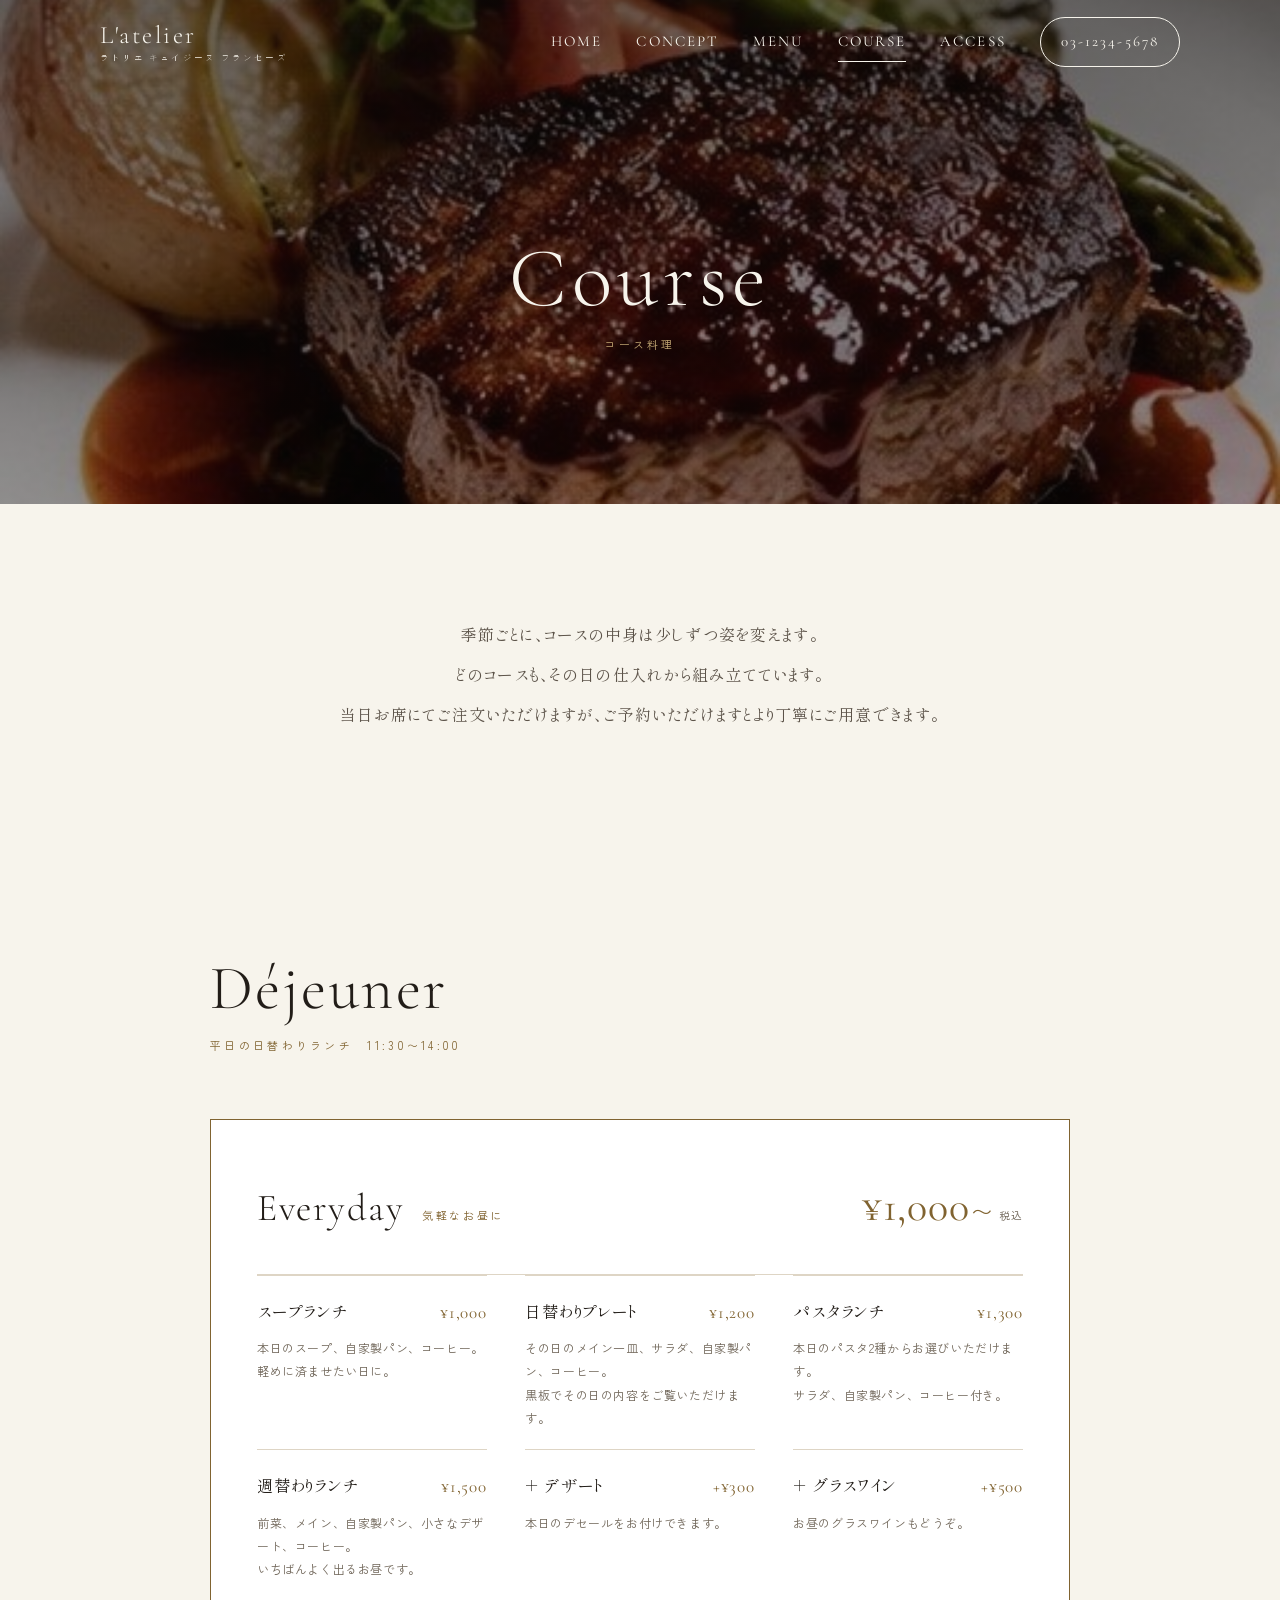
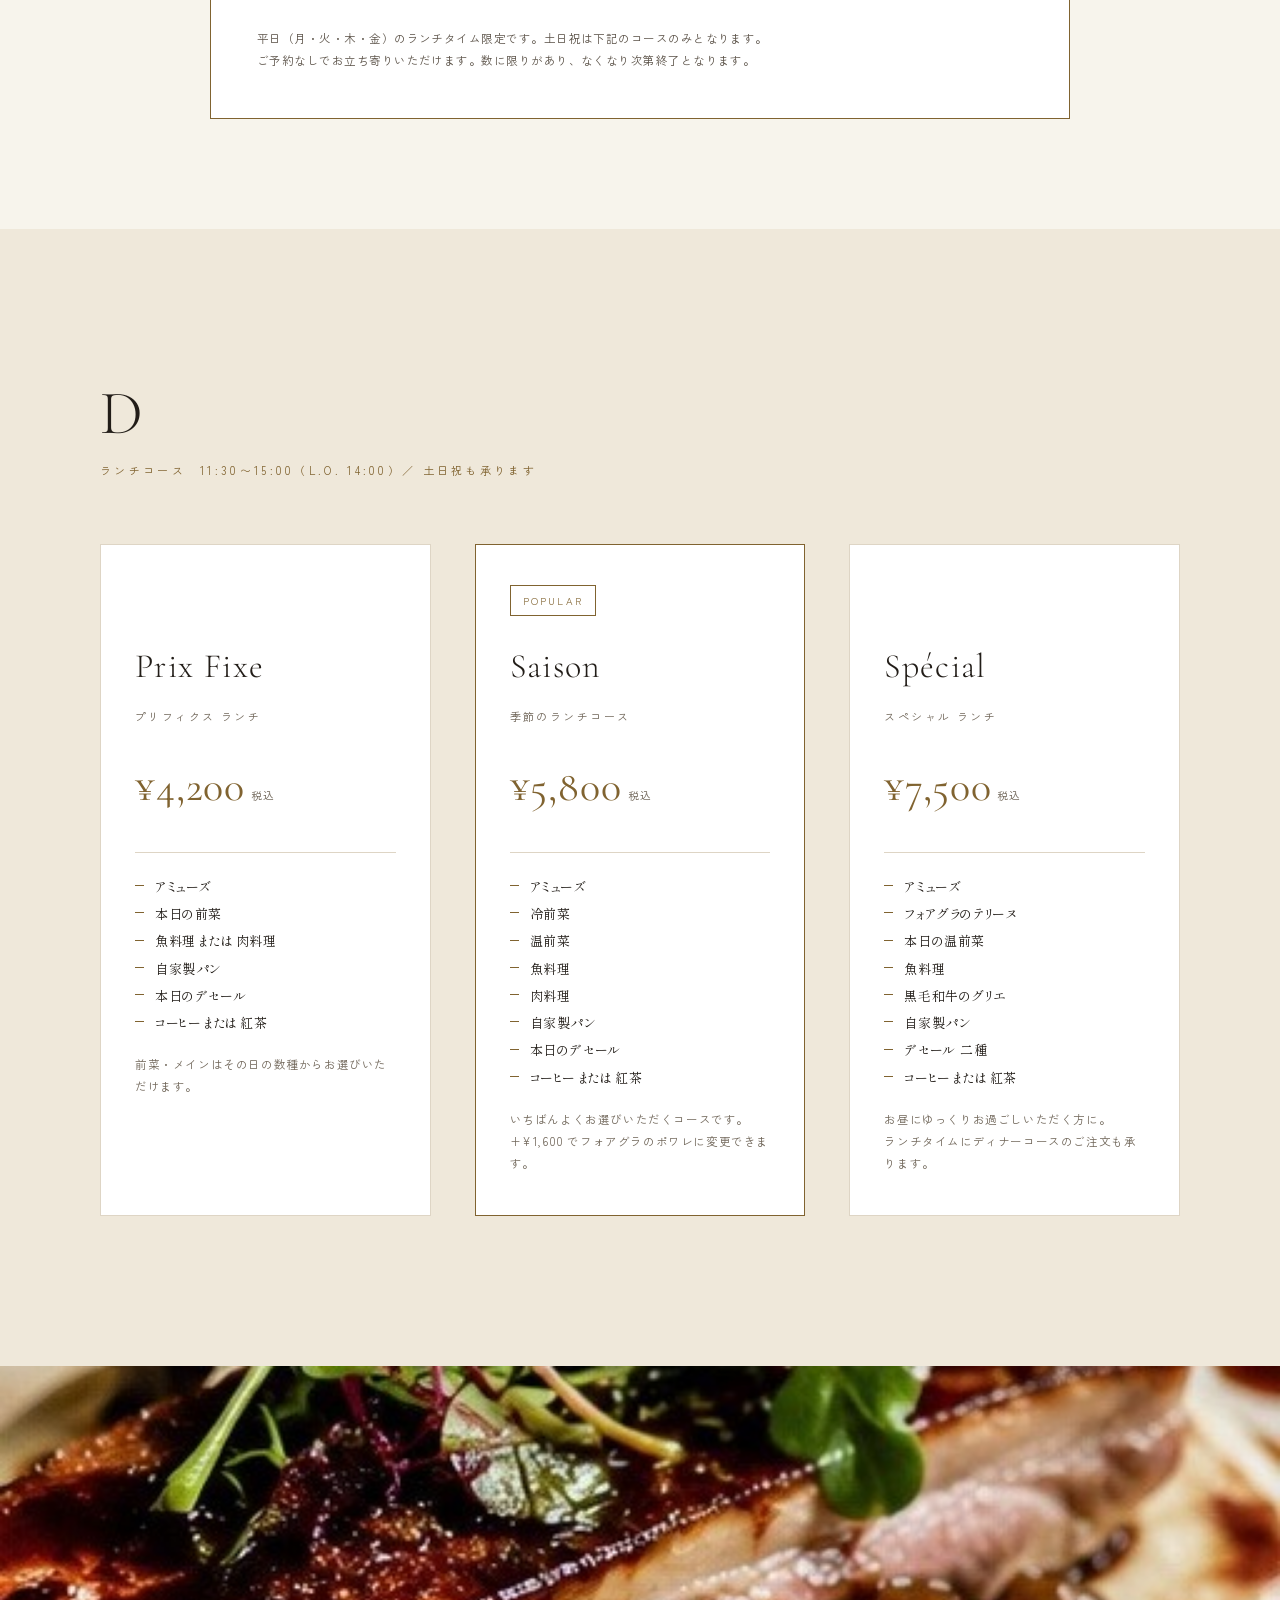
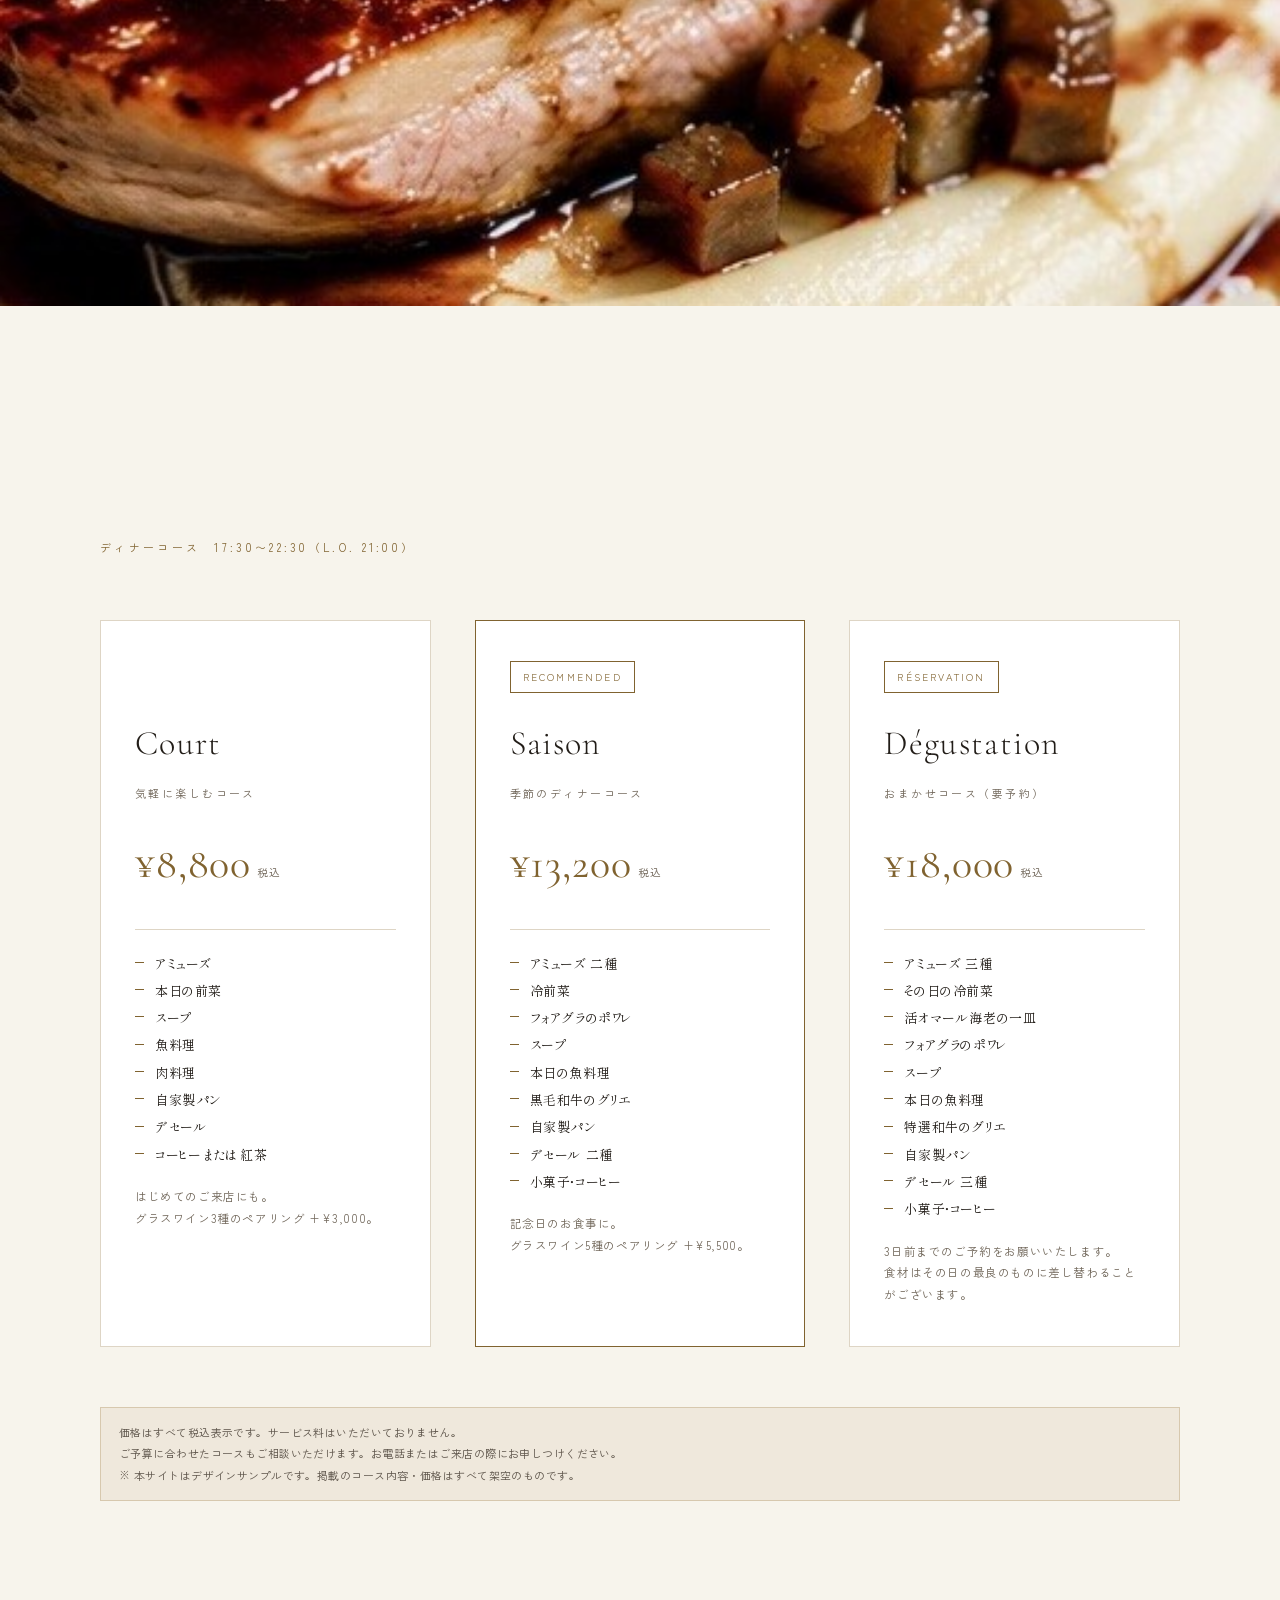
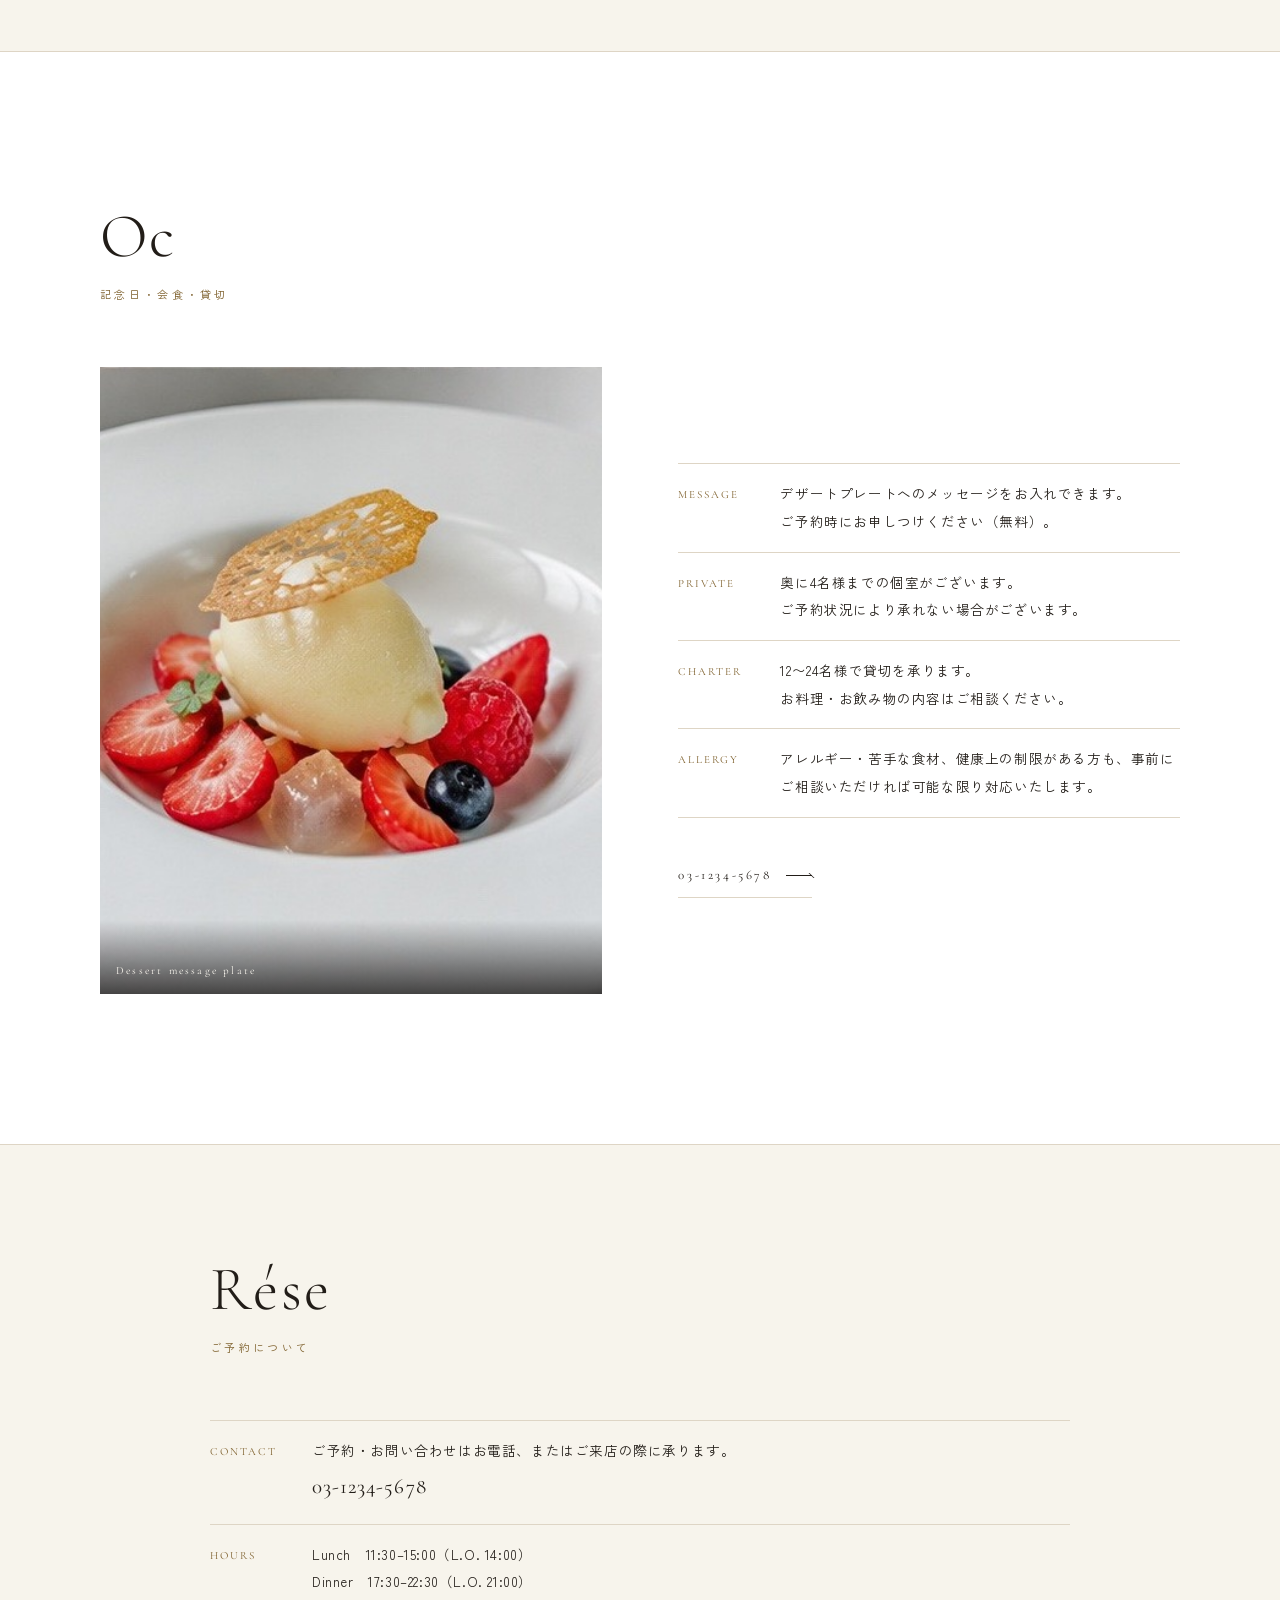
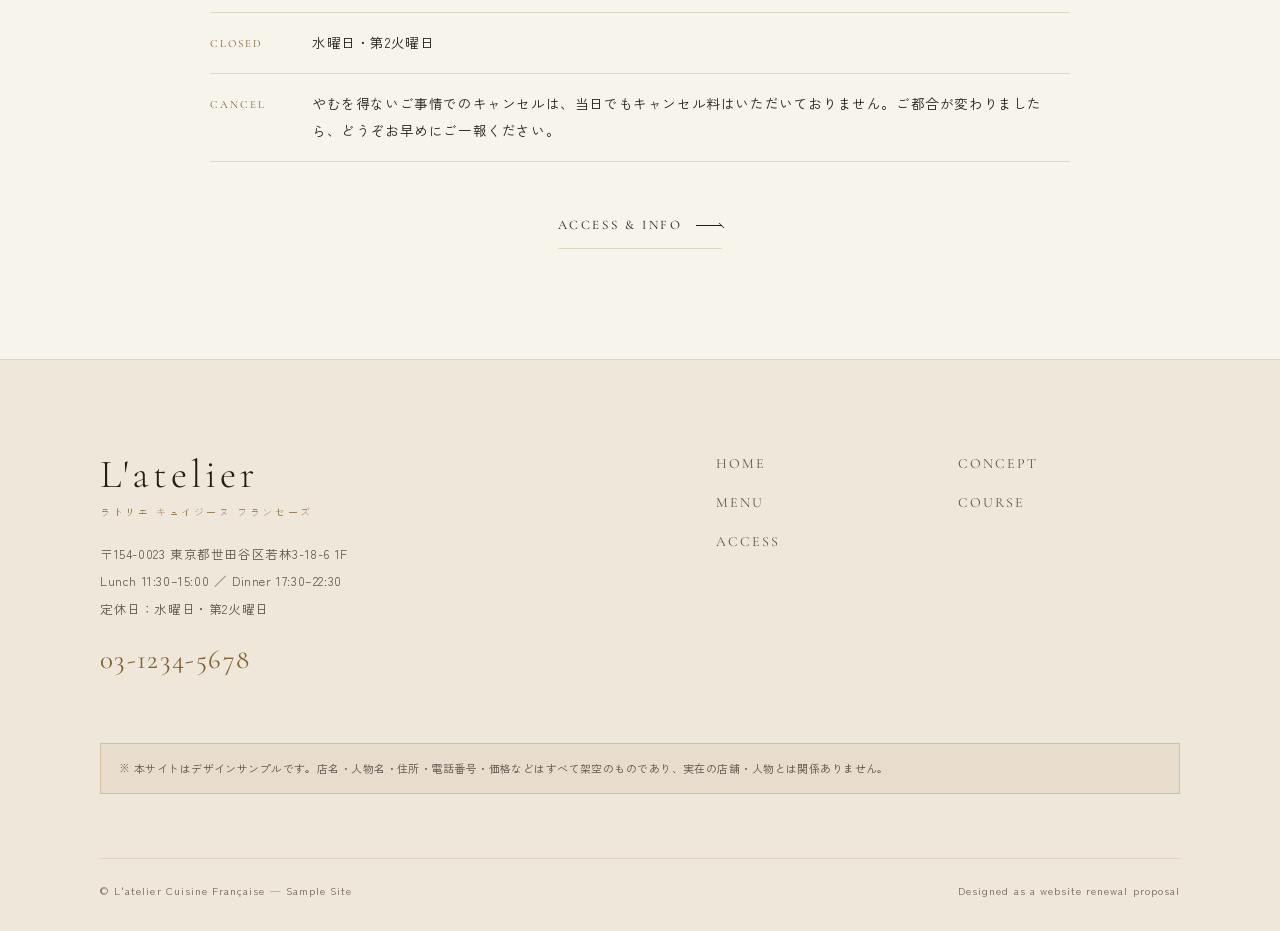
<file: course.html>
<!DOCTYPE html>
<html lang="ja" class="no-js">
<head>
<meta charset="utf-8">
<meta name="viewport" content="width=device-width, initial-scale=1">
<title>Course コース料理｜L'atelier Cuisine Française（ラトリエ キュイジーヌ フランセーズ）</title>
<meta name="description" content="世田谷・松陰神社前のフレンチレストラン「L'atelier（ラトリエ）」のコース料理。平日は1,000円からの日替わりランチ、コースはランチ4,200円・ディナー8,800円から。記念日・会食・貸切のご相談も承ります。">
<meta property="og:title" content="Course コース料理｜L'atelier Cuisine Française">
<meta property="og:type" content="article">
<meta property="og:image" content="assets/img/dish/filet.jpg">
<link rel="preconnect" href="https://fonts.googleapis.com">
<link rel="preconnect" href="https://fonts.gstatic.com" crossorigin>
<link href="https://fonts.googleapis.com/css2?family=Cormorant+Garamond:wght@300;400&family=Shippori+Mincho:wght@400;500&family=Zen+Kaku+Gothic+New:wght@400;500&display=swap" rel="stylesheet">
<link rel="icon" href="assets/img/favicon.svg" type="image/svg+xml">
<link rel="stylesheet" href="assets/css/style.css">
</head>
<body>

<div class="loading" aria-hidden="true">
  <div>
    <div class="loading__logo">L'atelier</div>
    <div class="loading__bar"></div>
  </div>
</div>

<div class="cursor" id="cursor" aria-hidden="true"><span class="cursor__text" id="cursorText"></span></div>

<header class="header is-over">
  <a class="header__logo" href="index.html">L'atelier<small>ラトリエ キュイジーヌ フランセーズ</small></a>
  <nav class="header__nav">
    <a href="index.html">Home</a>
    <a href="concept.html">Concept</a>
    <a href="menu.html">Menu</a>
    <a href="course.html" aria-current="page">Course</a>
    <a href="index.html#access">Access</a>
    <a class="header__tel" href="tel:0312345678">03-1234-5678</a>
  </nav>
  <button class="burger" type="button" aria-expanded="false" aria-controls="drawer" aria-label="メニューを開く">
    <span class="burger__line"></span><span class="burger__line"></span><span class="burger__line"></span>
  </button>
</header>

<nav class="drawer" id="drawer" aria-hidden="true">
  <ul class="drawer__list">
    <li><a href="index.html"><span class="drawer__en">Home</span><span class="drawer__jp">トップ</span></a></li>
    <li><a href="concept.html"><span class="drawer__en">Concept</span><span class="drawer__jp">私たちについて</span></a></li>
    <li><a href="menu.html"><span class="drawer__en">Menu</span><span class="drawer__jp">お品書き</span></a></li>
    <li><a href="course.html"><span class="drawer__en">Course</span><span class="drawer__jp">コース料理</span></a></li>
    <li><a href="index.html#access"><span class="drawer__en">Access</span><span class="drawer__jp">店舗案内</span></a></li>
  </ul>
  <div class="drawer__foot">
    〒154-0023 東京都世田谷区若林3-18-6 1F<br>
    Lunch 11:30–15:00 / Dinner 17:30–22:30<br>
    定休日：水曜日・第2火曜日
    <a class="tel" href="tel:0312345678">03-1234-5678</a>
  </div>
</nav>

<main>

  <section class="phero">
    <img src="assets/img/dish/filet.jpg" alt="黒毛和牛フィレのグリエ">
    <div class="phero__body">
      <h1 class="phero__en" data-split-hero>Course</h1>
      <p class="phero__jp" data-kv-after>コース料理</p>
    </div>
  </section>

  <!-- ============ intro ============ -->
  <section class="sect sect--tight wrap">
    <div class="inner--narrow" style="text-align:center">
      <p class="lead" data-reveal>
        季節ごとに、コースの中身は少しずつ姿を変えます。<br>
        どのコースも、その日の仕入れから組み立てています。<br>
        当日お席にてご注文いただけますが、ご予約いただけますとより丁寧にご用意できます。
      </p>
    </div>
  </section>

  <!-- ============ 日替わりランチ ============ -->
  <section class="sect sect--tight wrap" id="daily-lunch">
    <div class="inner--narrow">
      <div class="shead">
        <span class="shead__en" data-split>Déjeuner du jour</span>
        <span class="shead__jp" data-reveal data-delay="1">平日の日替わりランチ　11:30〜14:00</span>
      </div>

      <div class="daily" data-reveal data-delay="2">
        <div class="daily__head">
          <span class="daily__en">Everyday</span>
          <span class="daily__jp">気軽なお昼に</span>
          <span class="daily__from">¥1,000<em>〜</em><small>税込</small></span>
        </div>

        <div class="daily__items">
          <div class="daily__item">
            <p class="daily__name">スープランチ<b>¥1,000</b></p>
            <p class="daily__desc">本日のスープ、自家製パン、コーヒー。<br>軽めに済ませたい日に。</p>
          </div>
          <div class="daily__item">
            <p class="daily__name">日替わりプレート<b>¥1,200</b></p>
            <p class="daily__desc">その日のメイン一皿、サラダ、自家製パン、コーヒー。<br>黒板でその日の内容をご覧いただけます。</p>
          </div>
          <div class="daily__item">
            <p class="daily__name">パスタランチ<b>¥1,300</b></p>
            <p class="daily__desc">本日のパスタ2種からお選びいただけます。<br>サラダ、自家製パン、コーヒー付き。</p>
          </div>
          <div class="daily__item">
            <p class="daily__name">週替わりランチ<b>¥1,500</b></p>
            <p class="daily__desc">前菜、メイン、自家製パン、小さなデザート、コーヒー。<br>いちばんよく出るお昼です。</p>
          </div>
          <div class="daily__item">
            <p class="daily__name">＋ デザート<b>+¥300</b></p>
            <p class="daily__desc">本日のデセールをお付けできます。</p>
          </div>
          <div class="daily__item">
            <p class="daily__name">＋ グラスワイン<b>+¥500</b></p>
            <p class="daily__desc">お昼のグラスワインもどうぞ。</p>
          </div>
        </div>

        <p class="daily__note">
          平日（月・火・木・金）のランチタイム限定です。土日祝は下記のコースのみとなります。<br>
          ご予約なしでお立ち寄りいただけます。数に限りがあり、なくなり次第終了となります。
        </p>
      </div>
    </div>
  </section>

  <!-- ============ déjeuner ============ -->
  <section class="sect sect--deep wrap">
    <div class="inner">
      <div class="shead">
        <span class="shead__en" data-split>Déjeuner</span>
        <span class="shead__jp" data-reveal data-delay="1">ランチコース　11:30〜15:00（L.O. 14:00）／ 土日祝も承ります</span>
      </div>

      <div class="courses">

        <article class="course" data-reveal>
          <span class="course__tag course__tag--ghost" aria-hidden="true">-</span>
          <h3 class="course__name">Prix Fixe</h3>
          <p class="course__jp">プリフィクス ランチ</p>
          <p class="course__price">¥4,200<small>税込</small></p>
          <ul class="course__flow">
            <li>アミューズ</li>
            <li>本日の前菜</li>
            <li>魚料理 または 肉料理</li>
            <li>自家製パン</li>
            <li>本日のデセール</li>
            <li>コーヒー または 紅茶</li>
          </ul>
          <p class="course__note">前菜・メインはその日の数種からお選びいただけます。</p>
        </article>

        <article class="course course--feat" data-reveal data-delay="1">
          <span class="course__tag">POPULAR</span>
          <h3 class="course__name">Saison</h3>
          <p class="course__jp">季節のランチコース</p>
          <p class="course__price">¥5,800<small>税込</small></p>
          <ul class="course__flow">
            <li>アミューズ</li>
            <li>冷前菜</li>
            <li>温前菜</li>
            <li>魚料理</li>
            <li>肉料理</li>
            <li>自家製パン</li>
            <li>本日のデセール</li>
            <li>コーヒー または 紅茶</li>
          </ul>
          <p class="course__note">いちばんよくお選びいただくコースです。<br>+¥1,600 でフォアグラのポワレに変更できます。</p>
        </article>

        <article class="course" data-reveal data-delay="2">
          <span class="course__tag course__tag--ghost" aria-hidden="true">-</span>
          <h3 class="course__name">Spécial</h3>
          <p class="course__jp">スペシャル ランチ</p>
          <p class="course__price">¥7,500<small>税込</small></p>
          <ul class="course__flow">
            <li>アミューズ</li>
            <li>フォアグラのテリーヌ</li>
            <li>本日の温前菜</li>
            <li>魚料理</li>
            <li>黒毛和牛のグリエ</li>
            <li>自家製パン</li>
            <li>デセール 二種</li>
            <li>コーヒー または 紅茶</li>
          </ul>
          <p class="course__note">お昼にゆっくりお過ごしいただく方に。<br>ランチタイムにディナーコースのご注文も承ります。</p>
        </article>

      </div>
    </div>
  </section>

  <!-- ============ image break ============ -->
  <figure data-zoom data-reveal style="margin:0">
    <img src="assets/img/dish/canard.jpg" alt="鴨胸肉のロースト" loading="lazy" style="width:100%;max-height:60vh;object-fit:cover">
  </figure>

  <!-- ============ dîner ============ -->
  <section class="sect wrap">
    <div class="inner">
      <div class="shead">
        <span class="shead__en" data-split>Dîner</span>
        <span class="shead__jp" data-reveal data-delay="1">ディナーコース　17:30〜22:30（L.O. 21:00）</span>
      </div>

      <div class="courses">

        <article class="course" data-reveal>
          <span class="course__tag course__tag--ghost" aria-hidden="true">-</span>
          <h3 class="course__name">Court</h3>
          <p class="course__jp">気軽に楽しむコース</p>
          <p class="course__price">¥8,800<small>税込</small></p>
          <ul class="course__flow">
            <li>アミューズ</li>
            <li>本日の前菜</li>
            <li>スープ</li>
            <li>魚料理</li>
            <li>肉料理</li>
            <li>自家製パン</li>
            <li>デセール</li>
            <li>コーヒー または 紅茶</li>
          </ul>
          <p class="course__note">はじめてのご来店にも。<br>グラスワイン3種のペアリング +¥3,000。</p>
        </article>

        <article class="course course--feat" data-reveal data-delay="1">
          <span class="course__tag">RECOMMENDED</span>
          <h3 class="course__name">Saison</h3>
          <p class="course__jp">季節のディナーコース</p>
          <p class="course__price">¥13,200<small>税込</small></p>
          <ul class="course__flow">
            <li>アミューズ 二種</li>
            <li>冷前菜</li>
            <li>フォアグラのポワレ</li>
            <li>スープ</li>
            <li>本日の魚料理</li>
            <li>黒毛和牛のグリエ</li>
            <li>自家製パン</li>
            <li>デセール 二種</li>
            <li>小菓子・コーヒー</li>
          </ul>
          <p class="course__note">記念日のお食事に。<br>グラスワイン5種のペアリング +¥5,500。</p>
        </article>

        <article class="course" data-reveal data-delay="2">
          <span class="course__tag">RÉSERVATION</span>
          <h3 class="course__name">Dégustation</h3>
          <p class="course__jp">おまかせコース（要予約）</p>
          <p class="course__price">¥18,000<small>税込</small></p>
          <ul class="course__flow">
            <li>アミューズ 三種</li>
            <li>その日の冷前菜</li>
            <li>活オマール海老の一皿</li>
            <li>フォアグラのポワレ</li>
            <li>スープ</li>
            <li>本日の魚料理</li>
            <li>特選和牛のグリエ</li>
            <li>自家製パン</li>
            <li>デセール 三種</li>
            <li>小菓子・コーヒー</li>
          </ul>
          <p class="course__note">3日前までのご予約をお願いいたします。<br>食材はその日の最良のものに差し替わることがございます。</p>
        </article>

      </div>

      <p class="disclaim" data-reveal style="margin-top:clamp(40px,8vw,60px)">
        価格はすべて税込表示です。サービス料はいただいておりません。<br>
        ご予算に合わせたコースもご相談いただけます。お電話またはご来店の際にお申しつけください。<br>
        ※ 本サイトはデザインサンプルです。掲載のコース内容・価格はすべて架空のものです。
      </p>
    </div>
  </section>

  <!-- ============ occasions ============ -->
  <section class="sect sect--dark wrap">
    <div class="inner">
      <div class="shead">
        <span class="shead__en" data-split>Occasions</span>
        <span class="shead__jp" data-reveal data-delay="1">記念日・会食・貸切</span>
      </div>

      <div class="duo">
        <figure class="duo__fig" data-zoom>
          <img src="assets/img/dish/sorbet.jpg" alt="季節の果実とヴァニラのソルベ" loading="lazy">
          <figcaption>Dessert message plate</figcaption>
        </figure>
        <div>
          <dl class="info" data-reveal data-delay="2">
            <div>
              <dt>Message</dt>
              <dd>デザートプレートへのメッセージをお入れできます。<br>ご予約時にお申しつけください（無料）。</dd>
            </div>
            <div>
              <dt>Private</dt>
              <dd>奥に4名様までの個室がございます。<br>ご予約状況により承れない場合がございます。</dd>
            </div>
            <div>
              <dt>Charter</dt>
              <dd>12〜24名様で貸切を承ります。<br>お料理・お飲み物の内容はご相談ください。</dd>
            </div>
            <div>
              <dt>Allergy</dt>
              <dd>アレルギー・苦手な食材、健康上の制限がある方も、事前にご相談いただければ可能な限り対応いたします。</dd>
            </div>
          </dl>
          <p data-reveal data-delay="3" style="margin-top:clamp(28px,5vw,40px)">
            <a class="btn" href="tel:0312345678" data-cursor-text="Call|us">03-1234-5678<i></i></a>
          </p>
        </div>
      </div>
    </div>
  </section>

  <!-- ============ reservation notes ============ -->
  <section class="sect sect--tight wrap">
    <div class="inner--narrow">
      <div class="shead">
        <span class="shead__en" data-split>Réservation</span>
        <span class="shead__jp" data-reveal data-delay="1">ご予約について</span>
      </div>
      <dl class="info" data-reveal data-delay="2">
        <div>
          <dt>Contact</dt>
          <dd>ご予約・お問い合わせはお電話、またはご来店の際に承ります。<br><a class="en" href="tel:0312345678">03-1234-5678</a></dd>
        </div>
        <div>
          <dt>Hours</dt>
          <dd>Lunch　11:30–15:00（L.O. 14:00）<br>Dinner　17:30–22:30（L.O. 21:00）</dd>
        </div>
        <div>
          <dt>Closed</dt>
          <dd>水曜日・第2火曜日</dd>
        </div>
        <div>
          <dt>Cancel</dt>
          <dd>やむを得ないご事情でのキャンセルは、当日でもキャンセル料はいただいておりません。ご都合が変わりましたら、どうぞお早めにご一報ください。</dd>
        </div>
      </dl>
      <p data-reveal data-delay="3" style="margin-top:clamp(32px,6vw,46px);text-align:center">
        <a class="btn" href="index.html#access" data-cursor-text="View|access">Access &amp; Info<i></i></a>
      </p>
    </div>
  </section>

</main>

<footer class="footer">
  <div class="inner">
    <div class="footer__top">
      <div>
        <p class="footer__logo">L'atelier<small>ラトリエ キュイジーヌ フランセーズ</small></p>
        <p class="footer__addr">
          〒154-0023 東京都世田谷区若林3-18-6 1F<br>
          Lunch 11:30–15:00 ／ Dinner 17:30–22:30<br>
          定休日：水曜日・第2火曜日
        </p>
        <a class="footer__tel" href="tel:0312345678">03-1234-5678</a>
      </div>
      <nav class="footer__nav">
        <a href="index.html">Home</a>
        <a href="concept.html">Concept</a>
        <a href="menu.html">Menu</a>
        <a href="course.html">Course</a>
        <a href="index.html#access">Access</a>
      </nav>
    </div>
    <p class="disclaim" style="margin-top:clamp(36px,7vw,56px)">
      ※ 本サイトはデザインサンプルです。店名・人物名・住所・電話番号・価格などはすべて架空のものであり、実在の店舗・人物とは関係ありません。
    </p>
    <div class="footer__bottom">
      <span>© L'atelier Cuisine Française — Sample Site</span>
      <span>Designed as a website renewal proposal</span>
    </div>
  </div>
</footer>

<div class="cta-fixed">
  <a href="tel:0312345678">Tel. 03-1234-5678</a>
  <a href="index.html#access">Access</a>
</div>

<script src="assets/js/main.js"></script>
</body>
</html>
</file>
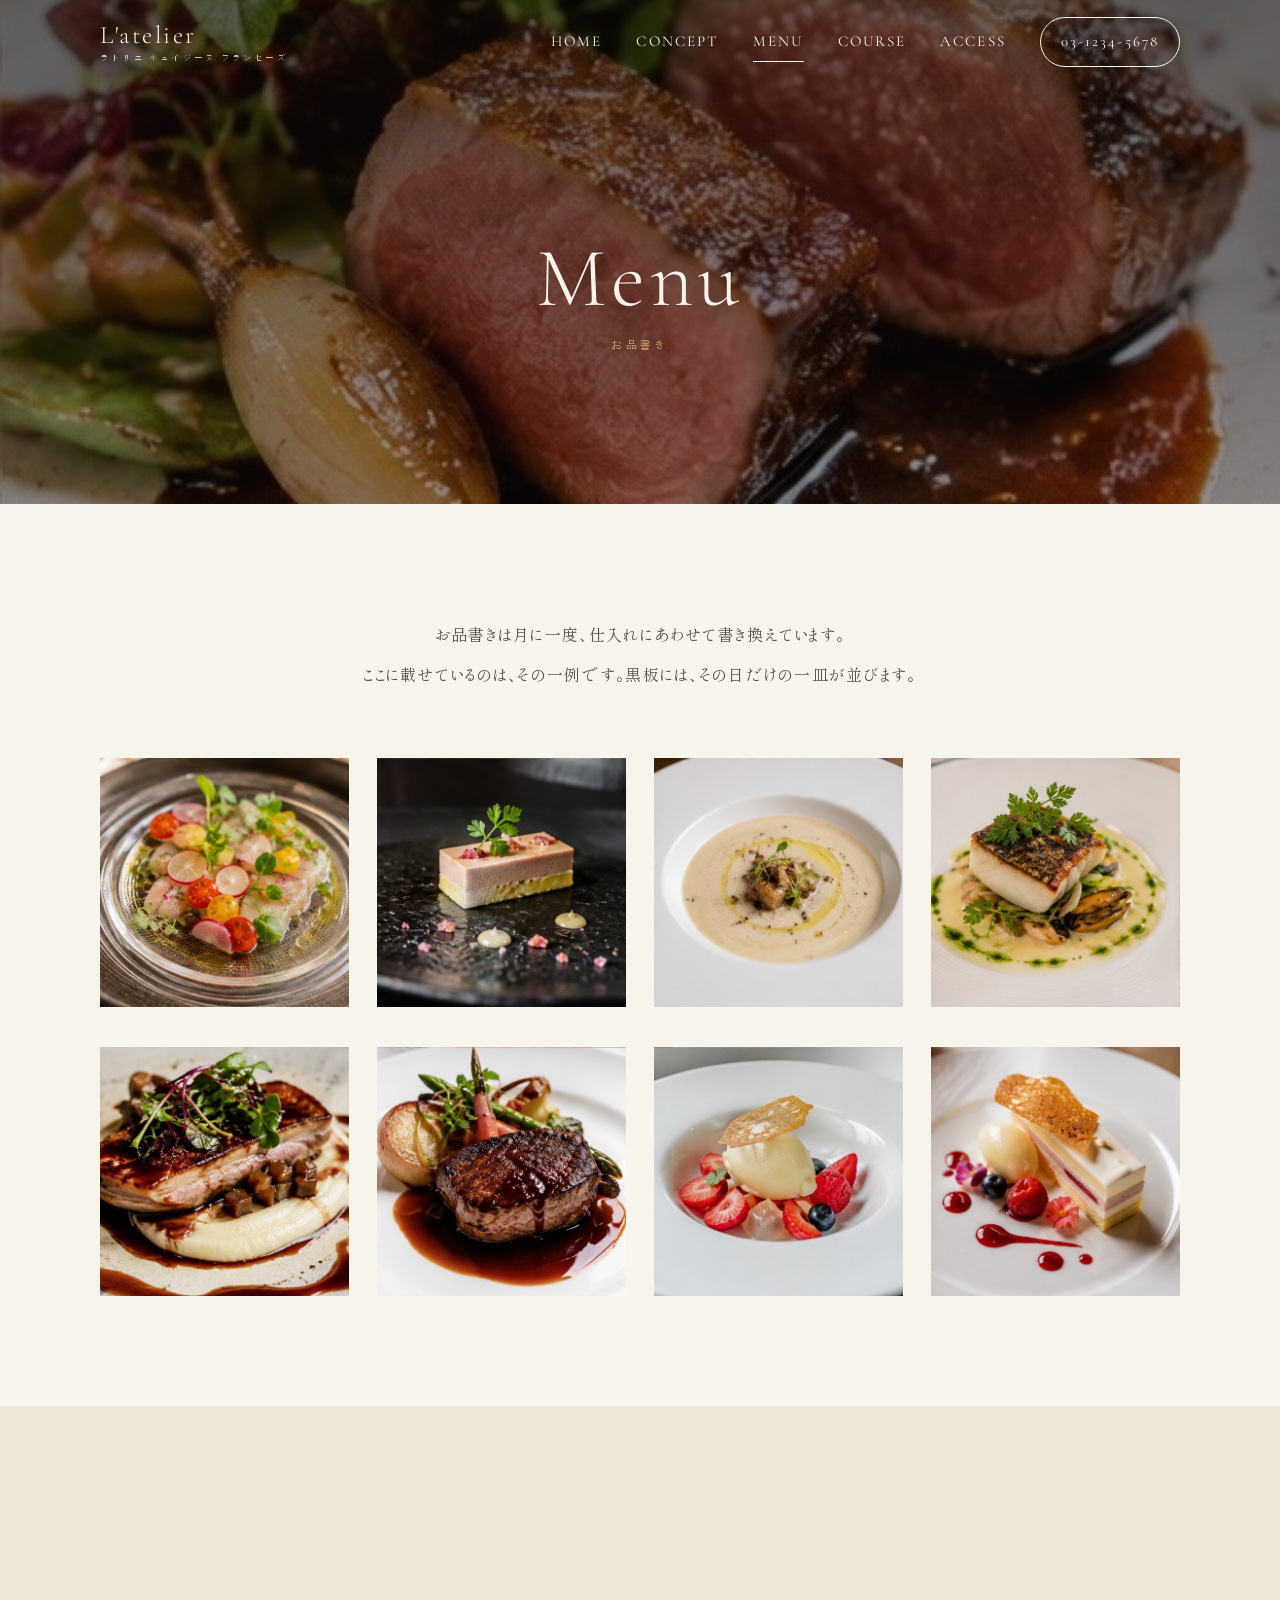
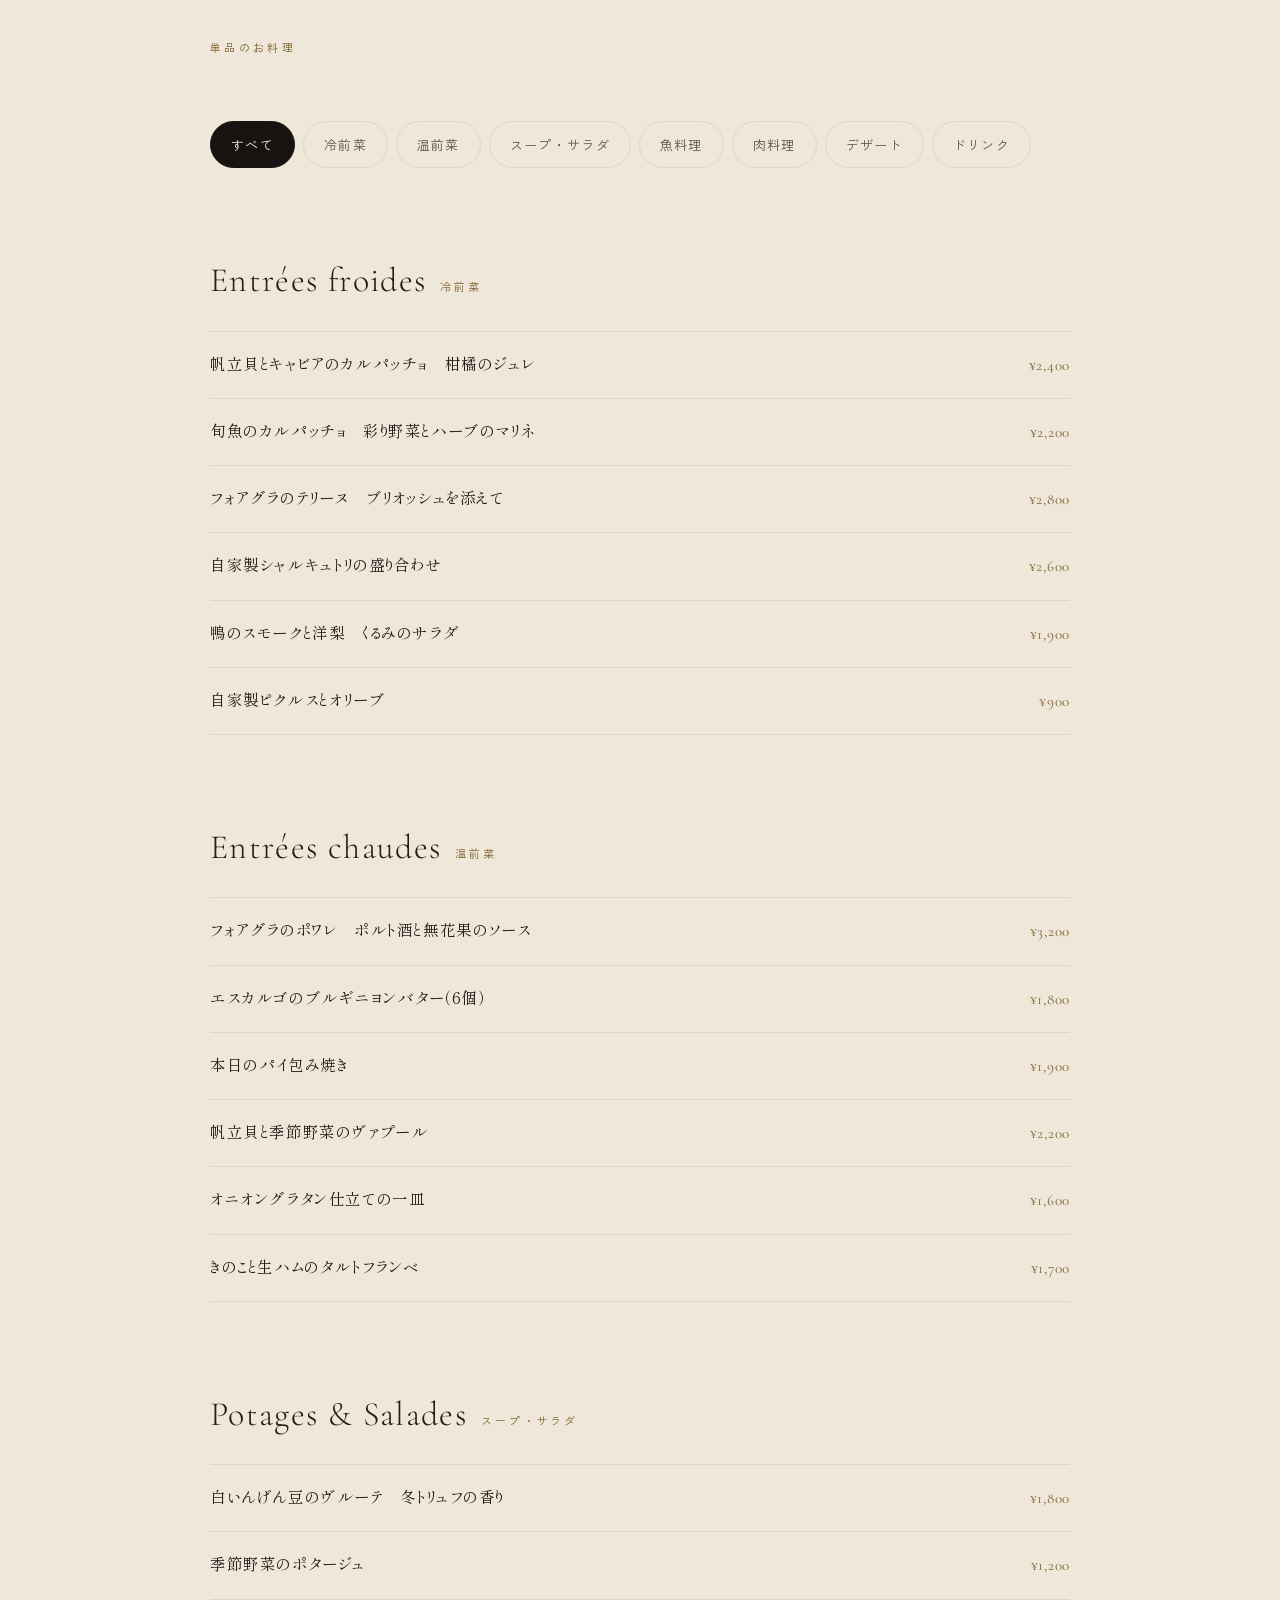
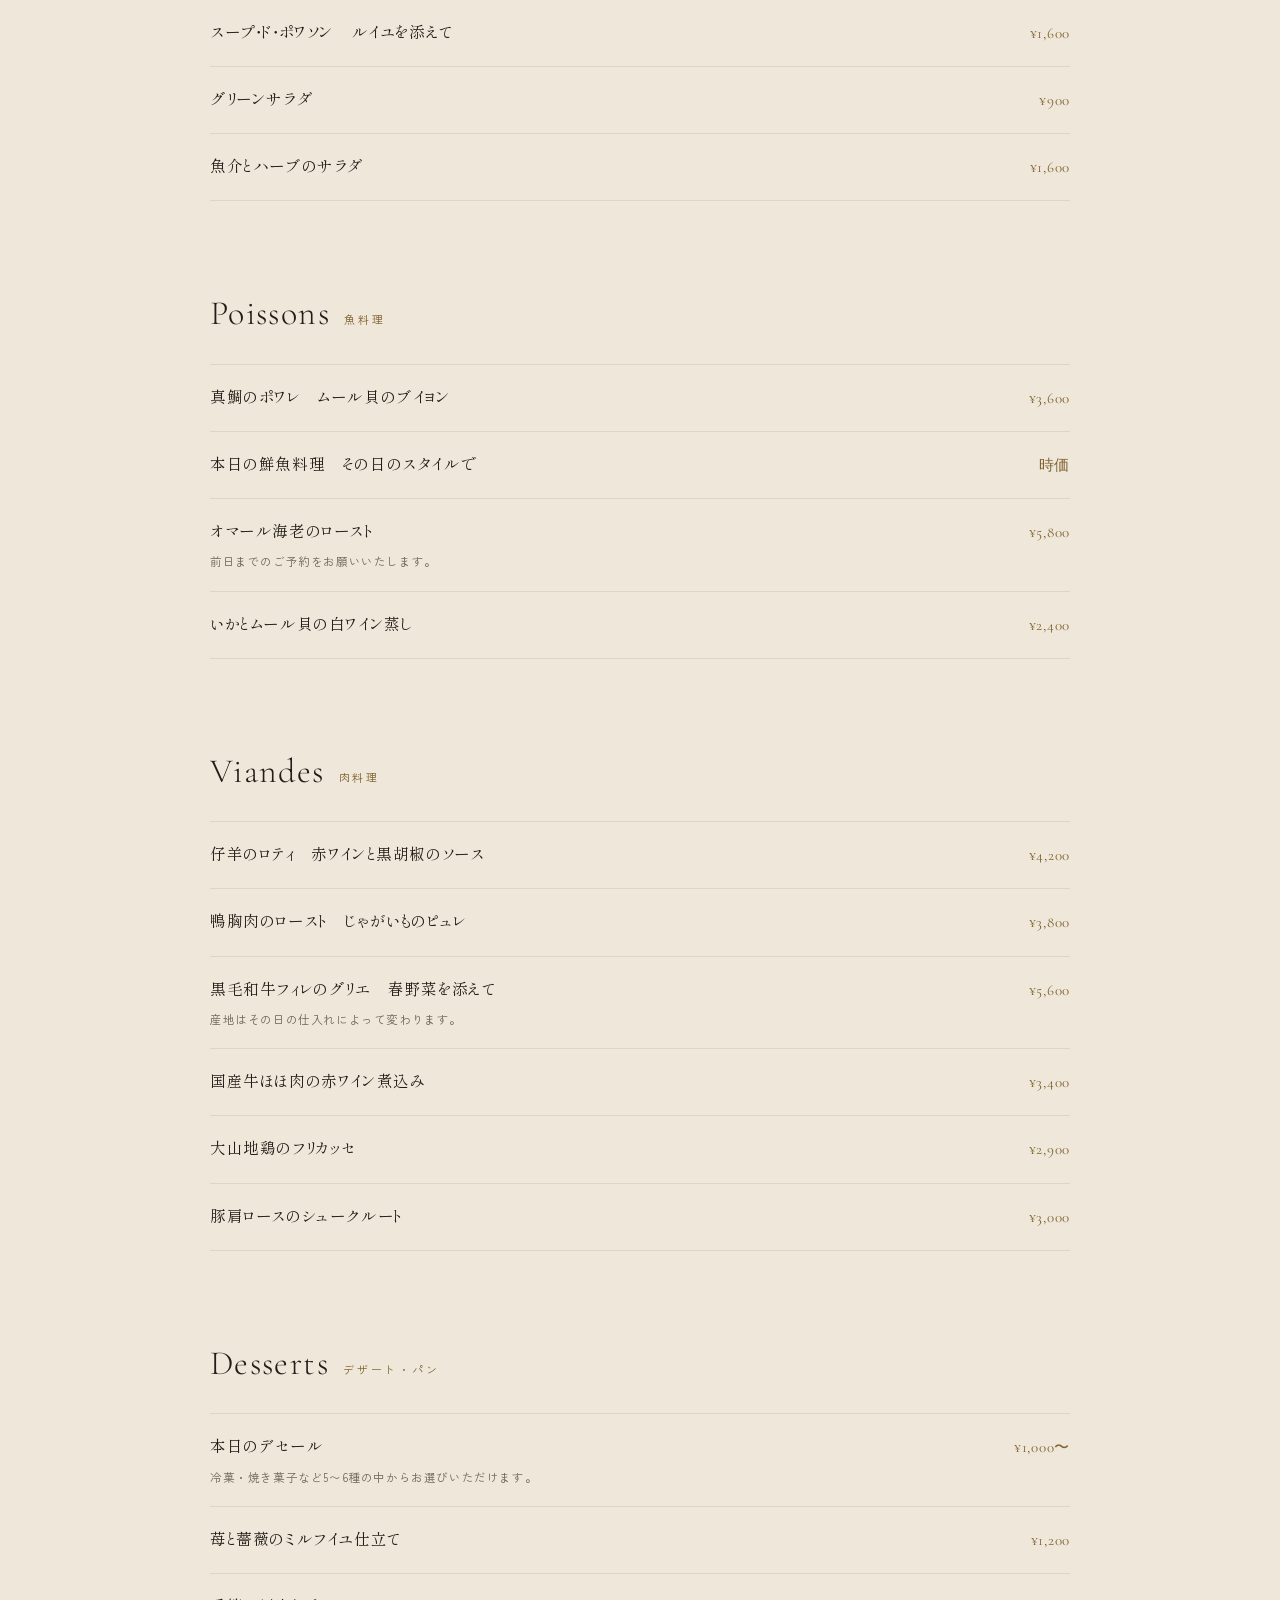
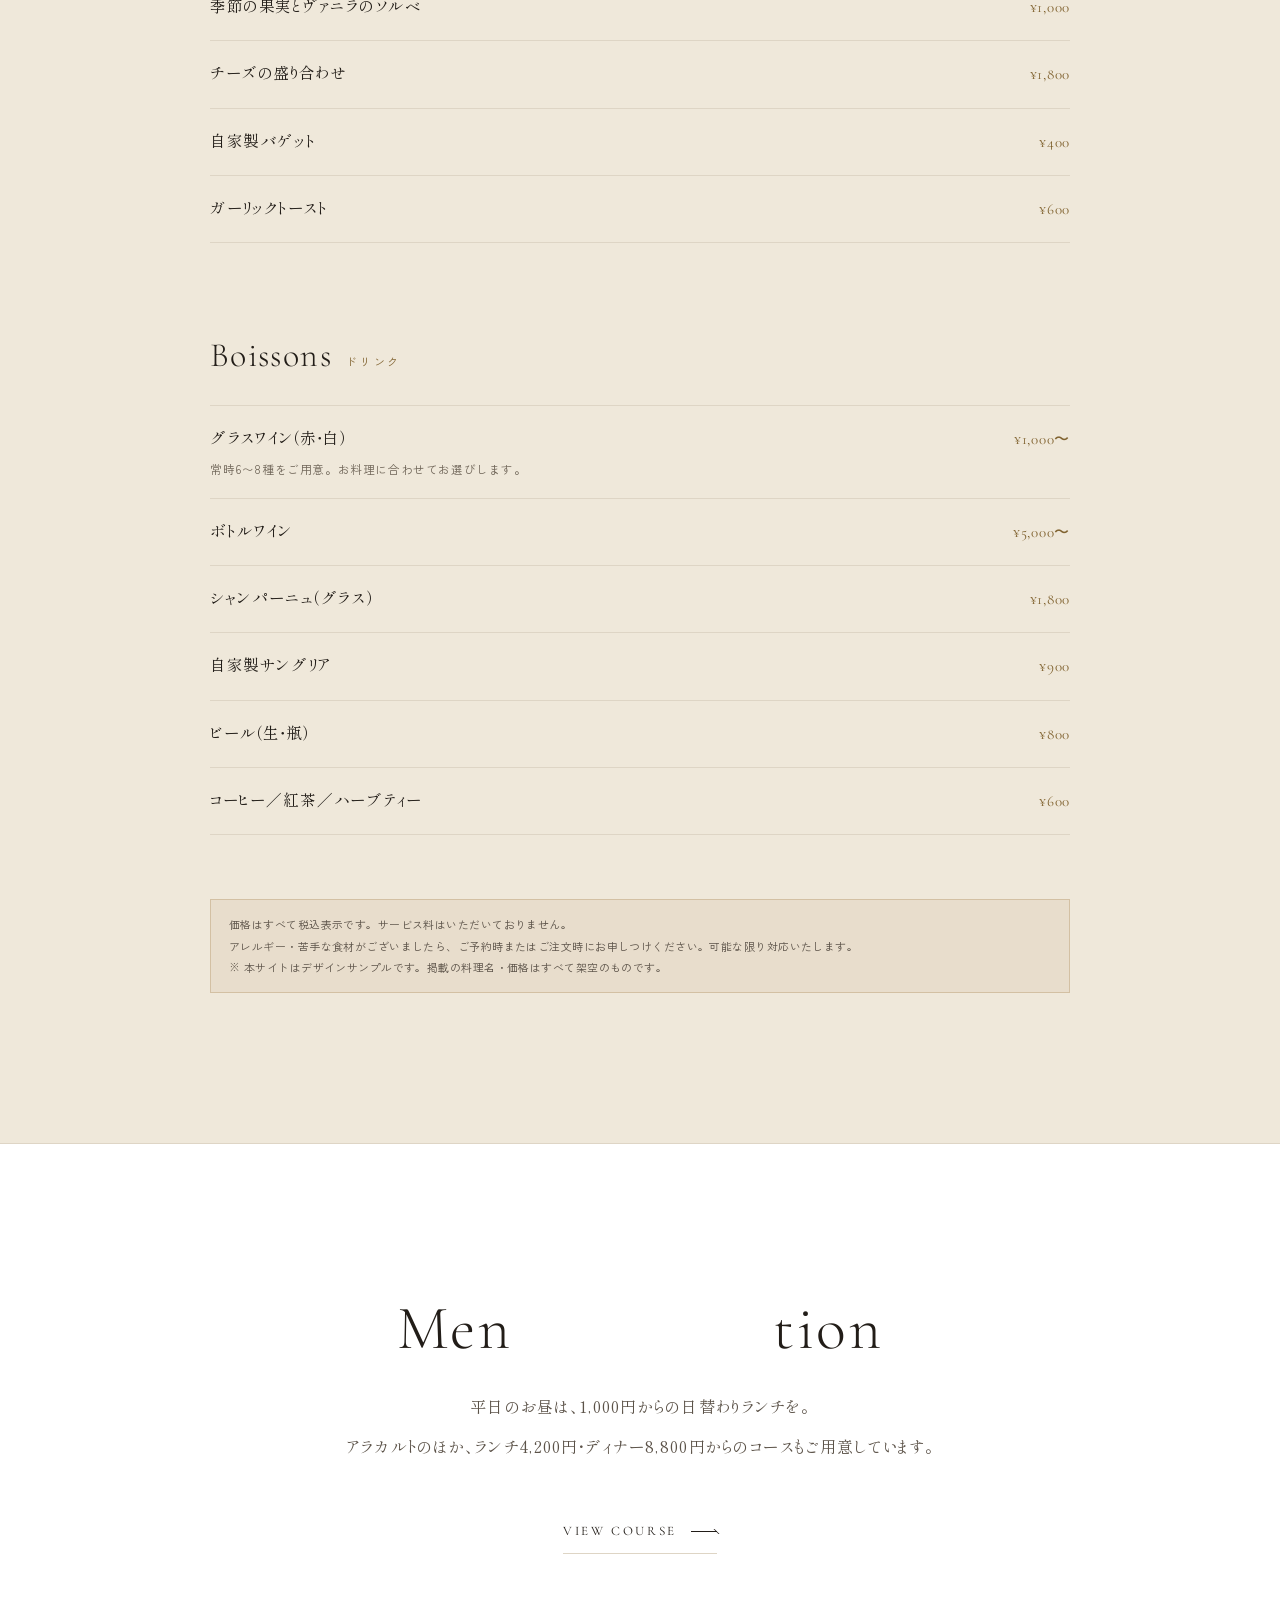
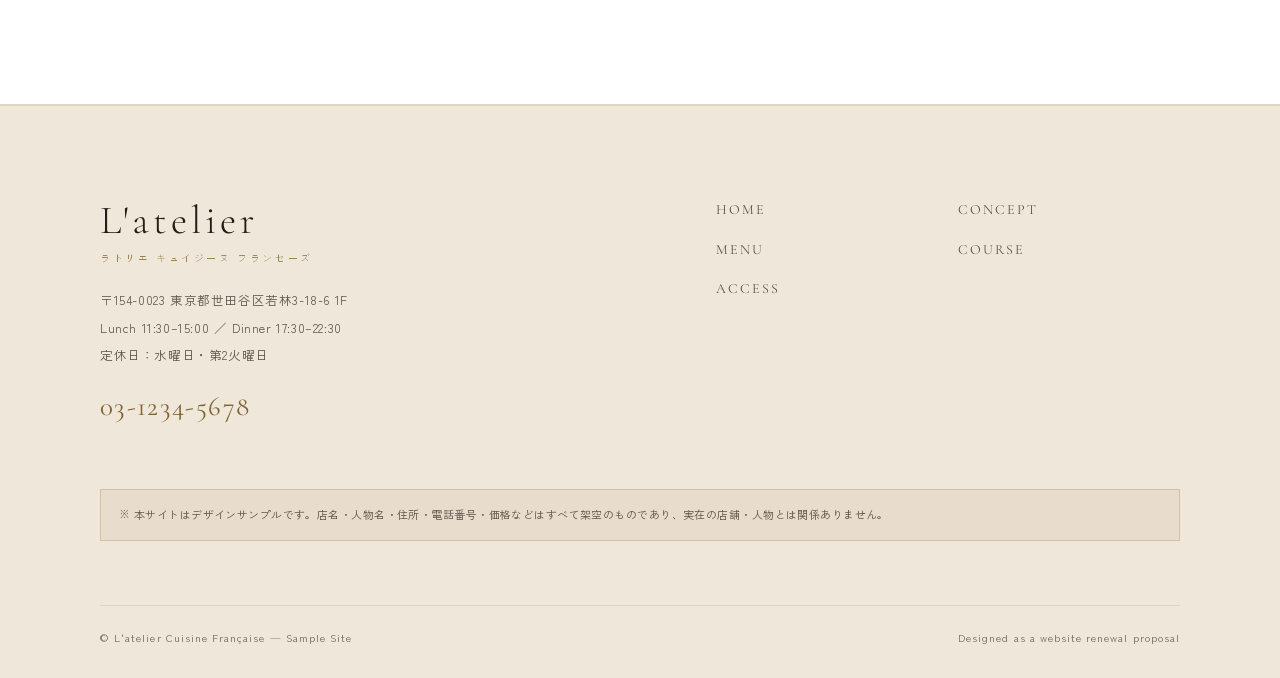
<file: menu.html>
<!doctype html>
<html lang="ja" class="no-js">
  <head>
    <meta charset="utf-8" />
    <meta name="viewport" content="width=device-width, initial-scale=1" />
    <title>
      Menu お品書き｜L'atelier Cuisine Française（ラトリエ キュイジーヌ
      フランセーズ）
    </title>
    <meta
      name="description"
      content="世田谷・松陰神社前のフレンチレストラン「L'atelier（ラトリエ）」のアラカルトメニュー。前菜・スープ・魚料理・肉料理・デザート・ワインのご案内。お品書きは月替わりです。"
    />
    <meta
      property="og:title"
      content="Menu お品書き｜L'atelier Cuisine Française"
    />
    <meta property="og:type" content="article" />
    <meta property="og:image" content="assets/img/dish/roti.jpg" />
    <link rel="preconnect" href="https://fonts.googleapis.com" />
    <link rel="preconnect" href="https://fonts.gstatic.com" crossorigin />
    <link
      href="https://fonts.googleapis.com/css2?family=Cormorant+Garamond:wght@300;400&family=Shippori+Mincho:wght@400;500&family=Zen+Kaku+Gothic+New:wght@400;500&display=swap"
      rel="stylesheet"
    />
    <link rel="icon" href="assets/img/favicon.svg" type="image/svg+xml" />
    <link rel="stylesheet" href="assets/css/style.css" />
  </head>
  <body>
    <div class="loading" aria-hidden="true">
      <div>
        <div class="loading__logo">L'atelier</div>
        <div class="loading__bar"></div>
      </div>
    </div>

    <div class="cursor" id="cursor" aria-hidden="true">
      <span class="cursor__text" id="cursorText"></span>
    </div>

    <header class="header is-over">
      <a class="header__logo" href="index.html"
        >L'atelier<small>ラトリエ キュイジーヌ フランセーズ</small></a
      >
      <nav class="header__nav">
        <a href="index.html">Home</a>
        <a href="concept.html">Concept</a>
        <a href="menu.html" aria-current="page">Menu</a>
        <a href="course.html">Course</a>
        <a href="index.html#access">Access</a>
        <a class="header__tel" href="tel:0312345678">03-1234-5678</a>
      </nav>
      <button
        class="burger"
        type="button"
        aria-expanded="false"
        aria-controls="drawer"
        aria-label="メニューを開く"
      >
        <span class="burger__line"></span><span class="burger__line"></span
        ><span class="burger__line"></span>
      </button>
    </header>

    <nav class="drawer" id="drawer" aria-hidden="true">
      <ul class="drawer__list">
        <li>
          <a href="index.html"
            ><span class="drawer__en">Home</span
            ><span class="drawer__jp">トップ</span></a
          >
        </li>
        <li>
          <a href="concept.html"
            ><span class="drawer__en">Concept</span
            ><span class="drawer__jp">私たちについて</span></a
          >
        </li>
        <li>
          <a href="menu.html"
            ><span class="drawer__en">Menu</span
            ><span class="drawer__jp">お品書き</span></a
          >
        </li>
        <li>
          <a href="course.html"
            ><span class="drawer__en">Course</span
            ><span class="drawer__jp">コース料理</span></a
          >
        </li>
        <li>
          <a href="index.html#access"
            ><span class="drawer__en">Access</span
            ><span class="drawer__jp">店舗案内</span></a
          >
        </li>
      </ul>
      <div class="drawer__foot">
        〒154-0023 東京都世田谷区若林3-18-6 1F<br />
        Lunch 11:30–15:00 / Dinner 17:30–22:30<br />
        定休日：水曜日・第2火曜日
        <a class="tel" href="tel:0312345678">03-1234-5678</a>
      </div>
    </nav>

    <main>
      <section class="phero">
        <img src="assets/img/dish/roti.jpg" alt="仔羊のロティ" />
        <div class="phero__body">
          <h1 class="phero__en" data-split-hero>Menu</h1>
          <p class="phero__jp" data-kv-after>お品書き</p>
        </div>
      </section>

      <!-- ============ signature ============ -->
      <section class="sect sect--tight wrap">
        <div class="inner">
          <p
            class="lead"
            data-reveal
            style="text-align: center; max-width: 640px; margin-inline: auto"
          >
            お品書きは月に一度、仕入れにあわせて書き換えています。<br />
            ここに載せているのは、その一例です。黒板には、その日だけの一皿が並びます。
          </p>

          <div
            class="dishes dishes--4"
            data-reveal
            data-delay="1"
            style="margin-top: clamp(40px, 8vw, 64px)"
          >
            <figure class="dish__fig" data-zoom>
              <img
                src="assets/img/dish/carpaccio.jpg"
                alt="旬魚のカルパッチョ"
                loading="lazy"
              />
            </figure>
            <figure class="dish__fig" data-zoom>
              <img
                src="assets/img/dish/terrine.jpg"
                alt="フォアグラのテリーヌ"
                loading="lazy"
              />
            </figure>
            <figure class="dish__fig" data-zoom>
              <img
                src="assets/img/dish/veloute.jpg"
                alt="白いんげん豆のヴルーテ"
                loading="lazy"
              />
            </figure>
            <figure class="dish__fig" data-zoom>
              <img
                src="assets/img/dish/poisson.jpg"
                alt="真鯛のポワレ"
                loading="lazy"
              />
            </figure>
            <figure class="dish__fig" data-zoom>
              <img
                src="assets/img/dish/canard.jpg"
                alt="鴨胸肉のロースト"
                loading="lazy"
              />
            </figure>
            <figure class="dish__fig" data-zoom>
              <img
                src="assets/img/dish/filet.jpg"
                alt="黒毛和牛フィレのグリエ"
                loading="lazy"
              />
            </figure>
            <figure class="dish__fig" data-zoom>
              <img
                src="assets/img/dish/sorbet.jpg"
                alt="季節の果実とヴァニラのソルベ"
                loading="lazy"
              />
            </figure>
            <figure class="dish__fig" data-zoom>
              <img
                src="assets/img/dish/mille.jpg"
                alt="苺と薔薇のミルフイユ仕立て"
                loading="lazy"
              />
            </figure>
          </div>
        </div>
      </section>

      <!-- ============ à la carte ============ -->
      <section class="sect sect--deep wrap">
        <div class="inner--narrow">
          <div class="shead">
            <span class="shead__en" data-split>À la carte</span>
            <span class="shead__jp" data-reveal data-delay="1"
              >単品のお料理</span
            >
          </div>

          <div
            class="filters"
            data-reveal
            data-delay="2"
            role="group"
            aria-label="カテゴリーで絞り込む"
          >
            <button
              type="button"
              data-filter="all"
              class="is-on"
              aria-pressed="true"
            >
              すべて
            </button>
            <button type="button" data-filter="froide" aria-pressed="false">
              冷前菜
            </button>
            <button type="button" data-filter="chaude" aria-pressed="false">
              温前菜
            </button>
            <button type="button" data-filter="potage" aria-pressed="false">
              スープ・サラダ
            </button>
            <button type="button" data-filter="poisson" aria-pressed="false">
              魚料理
            </button>
            <button type="button" data-filter="viande" aria-pressed="false">
              肉料理
            </button>
            <button type="button" data-filter="dessert" aria-pressed="false">
              デザート
            </button>
            <button type="button" data-filter="boisson" aria-pressed="false">
              ドリンク
            </button>
          </div>

          <!-- 冷前菜 -->
          <div class="mcat" data-cat="froide">
            <div class="mcat__head">
              <span class="mcat__en">Entrées froides</span>
              <span class="mcat__jp">冷前菜</span>
            </div>
            <div class="mlist">
              <div class="mrow">
                <p class="mrow__name">
                  帆立貝とキャビアのカルパッチョ　柑橘のジュレ
                </p>
                <p class="mrow__price">¥2,400</p>
              </div>
              <div class="mrow">
                <p class="mrow__name">
                  旬魚のカルパッチョ　彩り野菜とハーブのマリネ
                </p>
                <p class="mrow__price">¥2,200</p>
              </div>
              <div class="mrow">
                <p class="mrow__name">
                  フォアグラのテリーヌ　ブリオッシュを添えて
                </p>
                <p class="mrow__price">¥2,800</p>
              </div>
              <div class="mrow">
                <p class="mrow__name">自家製シャルキュトリの盛り合わせ</p>
                <p class="mrow__price">¥2,600</p>
              </div>
              <div class="mrow">
                <p class="mrow__name">鴨のスモークと洋梨　くるみのサラダ</p>
                <p class="mrow__price">¥1,900</p>
              </div>
              <div class="mrow">
                <p class="mrow__name">自家製ピクルスとオリーブ</p>
                <p class="mrow__price">¥900</p>
              </div>
            </div>
          </div>

          <!-- 温前菜 -->
          <div class="mcat" data-cat="chaude">
            <div class="mcat__head">
              <span class="mcat__en">Entrées chaudes</span>
              <span class="mcat__jp">温前菜</span>
            </div>
            <div class="mlist">
              <div class="mrow">
                <p class="mrow__name">
                  フォアグラのポワレ　ポルト酒と無花果のソース
                </p>
                <p class="mrow__price">¥3,200</p>
              </div>
              <div class="mrow">
                <p class="mrow__name">エスカルゴのブルギニヨンバター（6個）</p>
                <p class="mrow__price">¥1,800</p>
              </div>
              <div class="mrow">
                <p class="mrow__name">本日のパイ包み焼き</p>
                <p class="mrow__price">¥1,900</p>
              </div>
              <div class="mrow">
                <p class="mrow__name">帆立貝と季節野菜のヴァプール</p>
                <p class="mrow__price">¥2,200</p>
              </div>
              <div class="mrow">
                <p class="mrow__name">オニオングラタン仕立ての一皿</p>
                <p class="mrow__price">¥1,600</p>
              </div>
              <div class="mrow">
                <p class="mrow__name">きのこと生ハムのタルトフランベ</p>
                <p class="mrow__price">¥1,700</p>
              </div>
            </div>
          </div>

          <!-- スープ・サラダ -->
          <div class="mcat" data-cat="potage">
            <div class="mcat__head">
              <span class="mcat__en">Potages &amp; Salades</span>
              <span class="mcat__jp">スープ・サラダ</span>
            </div>
            <div class="mlist">
              <div class="mrow">
                <p class="mrow__name">
                  白いんげん豆のヴルーテ　冬トリュフの香り
                </p>
                <p class="mrow__price">¥1,800</p>
              </div>
              <div class="mrow">
                <p class="mrow__name">季節野菜のポタージュ</p>
                <p class="mrow__price">¥1,200</p>
              </div>
              <div class="mrow">
                <p class="mrow__name">スープ・ド・ポワソン　ルイユを添えて</p>
                <p class="mrow__price">¥1,600</p>
              </div>
              <div class="mrow">
                <p class="mrow__name">グリーンサラダ</p>
                <p class="mrow__price">¥900</p>
              </div>
              <div class="mrow">
                <p class="mrow__name">魚介とハーブのサラダ</p>
                <p class="mrow__price">¥1,600</p>
              </div>
            </div>
          </div>

          <!-- 魚料理 -->
          <div class="mcat" data-cat="poisson">
            <div class="mcat__head">
              <span class="mcat__en">Poissons</span>
              <span class="mcat__jp">魚料理</span>
            </div>
            <div class="mlist">
              <div class="mrow">
                <p class="mrow__name">真鯛のポワレ　ムール貝のブイヨン</p>
                <p class="mrow__price">¥3,600</p>
              </div>
              <div class="mrow">
                <p class="mrow__name">本日の鮮魚料理　その日のスタイルで</p>
                <p class="mrow__price">時価</p>
              </div>
              <div class="mrow">
                <p class="mrow__name">オマール海老のロースト</p>
                <p class="mrow__price">¥5,800</p>
                <p class="mrow__note">前日までのご予約をお願いいたします。</p>
              </div>
              <div class="mrow">
                <p class="mrow__name">いかとムール貝の白ワイン蒸し</p>
                <p class="mrow__price">¥2,400</p>
              </div>
            </div>
          </div>

          <!-- 肉料理 -->
          <div class="mcat" data-cat="viande">
            <div class="mcat__head">
              <span class="mcat__en">Viandes</span>
              <span class="mcat__jp">肉料理</span>
            </div>
            <div class="mlist">
              <div class="mrow">
                <p class="mrow__name">仔羊のロティ　赤ワインと黒胡椒のソース</p>
                <p class="mrow__price">¥4,200</p>
              </div>
              <div class="mrow">
                <p class="mrow__name">鴨胸肉のロースト　じゃがいものピュレ</p>
                <p class="mrow__price">¥3,800</p>
              </div>
              <div class="mrow">
                <p class="mrow__name">黒毛和牛フィレのグリエ　春野菜を添えて</p>
                <p class="mrow__price">¥5,600</p>
                <p class="mrow__note">
                  産地はその日の仕入れによって変わります。
                </p>
              </div>
              <div class="mrow">
                <p class="mrow__name">国産牛ほほ肉の赤ワイン煮込み</p>
                <p class="mrow__price">¥3,400</p>
              </div>
              <div class="mrow">
                <p class="mrow__name">大山地鶏のフリカッセ</p>
                <p class="mrow__price">¥2,900</p>
              </div>
              <div class="mrow">
                <p class="mrow__name">豚肩ロースのシュークルート</p>
                <p class="mrow__price">¥3,000</p>
              </div>
            </div>
          </div>

          <!-- デザート -->
          <div class="mcat" data-cat="dessert">
            <div class="mcat__head">
              <span class="mcat__en">Desserts</span>
              <span class="mcat__jp">デザート・パン</span>
            </div>
            <div class="mlist">
              <div class="mrow">
                <p class="mrow__name">本日のデセール</p>
                <p class="mrow__price">¥1,000〜</p>
                <p class="mrow__note">
                  冷菓・焼き菓子など5〜6種の中からお選びいただけます。
                </p>
              </div>
              <div class="mrow">
                <p class="mrow__name">苺と薔薇のミルフイユ仕立て</p>
                <p class="mrow__price">¥1,200</p>
              </div>
              <div class="mrow">
                <p class="mrow__name">季節の果実とヴァニラのソルベ</p>
                <p class="mrow__price">¥1,000</p>
              </div>
              <div class="mrow">
                <p class="mrow__name">チーズの盛り合わせ</p>
                <p class="mrow__price">¥1,800</p>
              </div>
              <div class="mrow">
                <p class="mrow__name">自家製バゲット</p>
                <p class="mrow__price">¥400</p>
              </div>
              <div class="mrow">
                <p class="mrow__name">ガーリックトースト</p>
                <p class="mrow__price">¥600</p>
              </div>
            </div>
          </div>

          <!-- ドリンク -->
          <div class="mcat" data-cat="boisson">
            <div class="mcat__head">
              <span class="mcat__en">Boissons</span>
              <span class="mcat__jp">ドリンク</span>
            </div>
            <div class="mlist">
              <div class="mrow">
                <p class="mrow__name">グラスワイン（赤・白）</p>
                <p class="mrow__price">¥1,000〜</p>
                <p class="mrow__note">
                  常時6〜8種をご用意。お料理に合わせてお選びします。
                </p>
              </div>
              <div class="mrow">
                <p class="mrow__name">ボトルワイン</p>
                <p class="mrow__price">¥5,000〜</p>
              </div>
              <div class="mrow">
                <p class="mrow__name">シャンパーニュ（グラス）</p>
                <p class="mrow__price">¥1,800</p>
              </div>
              <div class="mrow">
                <p class="mrow__name">自家製サングリア</p>
                <p class="mrow__price">¥900</p>
              </div>
              <div class="mrow">
                <p class="mrow__name">ビール（生・瓶）</p>
                <p class="mrow__price">¥800</p>
              </div>
              <div class="mrow">
                <p class="mrow__name">コーヒー／紅茶／ハーブティー</p>
                <p class="mrow__price">¥600</p>
              </div>
            </div>
          </div>

          <p
            class="disclaim"
            data-reveal
            style="margin-top: clamp(40px, 8vw, 64px)"
          >
            価格はすべて税込表示です。サービス料はいただいておりません。<br />
            アレルギー・苦手な食材がございましたら、ご予約時またはご注文時にお申しつけください。可能な限り対応いたします。<br />
            ※
            本サイトはデザインサンプルです。掲載の料理名・価格はすべて架空のものです。
          </p>
        </div>
      </section>

      <!-- ============ CTA ============ -->
      <section class="sect sect--dark wrap">
        <div class="inner" style="text-align: center">
          <span class="shead__en" data-split style="display: block"
            >Menu Dégustation</span
          >
          <p
            class="lead"
            data-reveal
            data-delay="2"
            style="margin: 22px auto 0; max-width: 600px"
          >
            平日のお昼は、1,000円からの日替わりランチを。<br />
            アラカルトのほか、ランチ4,200円・ディナー8,800円からのコースもご用意しています。
          </p>
          <p
            data-reveal
            data-delay="3"
            style="margin-top: clamp(32px, 6vw, 48px)"
          >
            <a class="btn" href="course.html" data-cursor-text="View|course"
              >View course<i></i
            ></a>
          </p>
        </div>
      </section>
    </main>

    <footer class="footer">
      <div class="inner">
        <div class="footer__top">
          <div>
            <p class="footer__logo">
              L'atelier<small>ラトリエ キュイジーヌ フランセーズ</small>
            </p>
            <p class="footer__addr">
              〒154-0023 東京都世田谷区若林3-18-6 1F<br />
              Lunch 11:30–15:00 ／ Dinner 17:30–22:30<br />
              定休日：水曜日・第2火曜日
            </p>
            <a class="footer__tel" href="tel:0312345678">03-1234-5678</a>
          </div>
          <nav class="footer__nav">
            <a href="index.html">Home</a>
            <a href="concept.html">Concept</a>
            <a href="menu.html">Menu</a>
            <a href="course.html">Course</a>
            <a href="index.html#access">Access</a>
          </nav>
        </div>
        <p class="disclaim" style="margin-top: clamp(36px, 7vw, 56px)">
          ※
          本サイトはデザインサンプルです。店名・人物名・住所・電話番号・価格などはすべて架空のものであり、実在の店舗・人物とは関係ありません。
        </p>
        <div class="footer__bottom">
          <span>© L'atelier Cuisine Française — Sample Site</span>
          <span>Designed as a website renewal proposal</span>
        </div>
      </div>
    </footer>

    <div class="cta-fixed">
      <a href="tel:0312345678">Tel. 03-1234-5678</a>
      <a href="index.html#access">Access</a>
    </div>

    <script src="assets/js/main.js"></script>
  </body>
</html>
</file>
<file: assets/css/style.css>
@charset "utf-8";

/* =========================================================
   L'atelier Cuisine Française — sample site
   Mobile first / PC 対応
   ========================================================= */

/* ---------- tokens ---------- */
:root {
  --bg: #f7f4ec;
  --bg-deep: #efe8da;
  --bg-bright: #ffffff;
  --ink: #221d18;
  --ink-soft: #5c5349;
  --ink-mute: #706659;
  --line: #ded5c5;
  --gold: #806330;
  --gold-lt: #c3a874;
  --dark: #171310;
  --white: #fff;

  --serif-en: "Cormorant Garamond", "Times New Roman", serif;
  --serif-jp: "Shippori Mincho", "Hiragino Mincho ProN", "Yu Mincho", serif;
  --sans-jp: "Zen Kaku Gothic New", "Hiragino Sans", "Yu Gothic", sans-serif;

  --ease-out-expo: cubic-bezier(0.19, 1, 0.22, 1);
  --ease-soft: cubic-bezier(0.22, 0.61, 0.36, 1);

  --pad: 6vw;
  --header-h: 62px;
}

@media (min-width: 768px) {
  :root {
    --pad: 7vw;
    --header-h: 84px;
  }
}
@media (min-width: 1280px) {
  :root {
    --pad: 100px;
  }
}

/* ---------- reset ---------- */
*,
*::before,
*::after {
  box-sizing: border-box;
}
html {
  -webkit-text-size-adjust: 100%;
  scroll-behavior: smooth;
}
@media (prefers-reduced-motion: reduce) {
  html {
    scroll-behavior: auto;
  }
}

body {
  margin: 0;
  background: var(--bg);
  color: var(--ink);
  font-family: var(--sans-jp);
  font-size: 15px;
  line-height: 1.95;
  letter-spacing: 0.04em;
  font-feature-settings: "palt";
  overflow-x: hidden;
}
img {
  max-width: 100%;
  height: auto;
  display: block;
}
a {
  color: inherit;
  text-decoration: none;
}
ul,
ol {
  margin: 0;
  padding: 0;
  list-style: none;
}
h1,
h2,
h3,
h4,
p,
figure,
dl,
dd {
  margin: 0;
}
button {
  font: inherit;
  color: inherit;
  background: none;
  border: 0;
  cursor: pointer;
}

/* ---------- utility ---------- */
/* 固定ヘッダー分だけアンカー位置を下げる */
[id] {
  scroll-margin-top: calc(var(--header-h) + 16px);
}

.wrap {
  padding-inline: var(--pad);
}
.inner {
  max-width: 1180px;
  margin-inline: auto;
}
.inner--narrow {
  max-width: 860px;
  margin-inline: auto;
}
.sr-only {
  position: absolute;
  width: 1px;
  height: 1px;
  overflow: hidden;
  clip: rect(0 0 0 0);
  clip-path: inset(50%);
  white-space: nowrap;
}

/* =========================================================
   loading screen
   ========================================================= */
.loading {
  position: fixed;
  inset: 0;
  z-index: 200;
  display: grid;
  place-items: center;
  background: var(--bg);
  transition:
    opacity 0.9s var(--ease-out-expo),
    visibility 0.9s;
}
.loading__logo {
  font-family: var(--serif-en);
  font-size: clamp(28px, 8vw, 52px);
  font-weight: 300;
  letter-spacing: 0.16em;
  color: var(--ink);
  opacity: 0;
  transform: translateY(14px);
  transition:
    opacity 1.1s var(--ease-out-expo),
    transform 1.1s var(--ease-out-expo);
}
.loading__bar {
  width: 82px;
  height: 1px;
  margin: 22px auto 0;
  background: rgba(34, 29, 24, 0.14);
  position: relative;
  overflow: hidden;
}
.loading__bar::after {
  content: "";
  position: absolute;
  inset: 0;
  background: var(--gold-lt);
  transform: scaleX(0);
  transform-origin: left;
  transition: transform 1.5s var(--ease-soft);
}
.is-booting .loading__logo {
  opacity: 1;
  transform: translateY(0);
}
.is-booting .loading__bar::after {
  transform: scaleX(1);
}
.is-loaded .loading {
  opacity: 0;
  visibility: hidden;
}

body.is-loading {
  overflow: hidden;
}

/* =========================================================
   custom cursor (PC only)
   ========================================================= */
.cursor {
  display: none;
}
@media (min-width: 1025px) and (hover: hover) {
  .cursor {
    display: block;
    position: fixed;
    top: 0;
    left: 0;
    z-index: 300;
    width: 8px;
    height: 8px;
    margin: -4px 0 0 -4px;
    border-radius: 50%;
    background: var(--gold);
    pointer-events: none;
    opacity: 0;
    transition:
      opacity 0.3s,
      width 0.45s var(--ease-out-expo),
      height 0.45s var(--ease-out-expo),
      margin 0.45s var(--ease-out-expo),
      background-color 0.35s;
  }
  .cursor__text {
    position: absolute;
    inset: 0;
    display: grid;
    place-items: center;
    font-family: var(--serif-en);
    font-size: 11px;
    letter-spacing: 0.14em;
    color: var(--dark);
    text-transform: uppercase;
    opacity: 0;
    transition: opacity 0.3s;
    white-space: nowrap;
  }
  .cursor.--hover {
    width: 46px;
    height: 46px;
    margin: -23px 0 0 -23px;
    background: rgba(164, 131, 76, 0.28);
  }
  .cursor.--text {
    width: 86px;
    height: 86px;
    margin: -43px 0 0 -43px;
    background: var(--gold-lt);
  }
  .cursor.--text .cursor__text {
    opacity: 1;
  }
  .cursor.--invert {
    background: rgba(246, 242, 234, 0.35);
  }
  body.has-cursor,
  body.has-cursor a,
  body.has-cursor button {
    cursor: none;
  }
}

/* =========================================================
   header
   ========================================================= */
.header {
  position: fixed;
  inset: 0 0 auto;
  z-index: 100;
  height: var(--header-h);
  display: flex;
  align-items: center;
  justify-content: space-between;
  padding-inline: var(--pad);
  transition:
    transform 0.5s var(--ease-soft),
    background-color 0.5s,
    box-shadow 0.5s;
}
.header::before {
  content: "";
  position: absolute;
  inset: 0;
  z-index: -1;
  background: rgba(247, 244, 236, 0.94);
  backdrop-filter: blur(10px);
  opacity: 0;
  transition: opacity 0.5s;
}
.header.is-solid::before {
  opacity: 1;
}
.header.is-hidden {
  transform: translateY(-100%);
}

.header__logo {
  display: block;
  line-height: 1.15;
  font-family: var(--serif-en);
  font-size: clamp(19px, 4.6vw, 25px);
  font-weight: 300;
  letter-spacing: 0.1em;
  transition: color 0.5s;
}
.header__logo small {
  display: block;
  font-family: var(--sans-jp);
  font-size: 8.5px;
  letter-spacing: 0.26em;
  margin-top: 3px;
  color: var(--ink-mute);
  transition: color 0.5s;
}
.header.is-over .header__logo,
.header.is-over .header__logo small {
  color: var(--bg);
}
.header.is-over .burger__line {
  background: var(--bg);
}

/* ドロワー展開中はヘッダーを透過させ、ロゴを白抜きにする */
.is-nav-open .header::before {
  opacity: 0;
}
.is-nav-open .header__logo,
.is-nav-open .header__logo small {
  color: var(--ink);
}

.header__nav {
  display: none;
}
@media (min-width: 1025px) {
  .header__nav {
    display: flex;
    align-items: center;
    gap: 34px;
  }
  .header__nav a {
    position: relative;
    font-family: var(--serif-en);
    font-size: 15px;
    letter-spacing: 0.14em;
    text-transform: uppercase;
    transition: color 0.5s;
  }
  .header__nav a::after {
    content: "";
    position: absolute;
    left: 0;
    bottom: -5px;
    width: 100%;
    height: 1px;
    background: currentColor;
    transform: scaleX(0);
    transform-origin: right;
    transition: transform 0.55s var(--ease-out-expo);
  }
  .header__nav a:hover::after,
  .header__nav a[aria-current="page"]::after {
    transform: scaleX(1);
    transform-origin: left;
  }
  .header.is-over .header__nav a {
    color: var(--bg);
  }
  .header__tel {
    font-family: var(--serif-en);
    font-size: 16px;
    letter-spacing: 0.08em;
    padding: 9px 20px;
    border: 1px solid currentColor;
    border-radius: 999px;
    transition:
      background-color 0.45s,
      color 0.45s,
      border-color 0.5s;
  }
  .header__tel:hover {
    background: var(--gold);
    border-color: var(--gold);
    color: var(--bg) !important;
  }
  .header .burger {
    display: none;
  }
}

/* burger */
.burger {
  position: relative;
  z-index: 2;
  width: 30px;
  height: 18px;
  flex: none;
}
.burger__line {
  position: absolute;
  left: 0;
  width: 100%;
  height: 1px;
  background: var(--ink);
  transition:
    transform 0.55s var(--ease-out-expo),
    opacity 0.3s,
    background-color 0.5s;
}
.burger__line:nth-child(1) {
  top: 0;
}
.burger__line:nth-child(2) {
  top: 50%;
}
.burger__line:nth-child(3) {
  top: 100%;
}
.is-nav-open .burger__line {
  background: var(--ink);
}
.is-nav-open .burger__line:nth-child(1) {
  transform: translateY(8.5px) rotate(38deg);
}
.is-nav-open .burger__line:nth-child(2) {
  opacity: 0;
}
.is-nav-open .burger__line:nth-child(3) {
  transform: translateY(-9.5px) rotate(-38deg);
}

/* drawer */
.drawer {
  position: fixed;
  inset: 0;
  z-index: 90;
  background: var(--bg-deep);
  padding: calc(var(--header-h) + 8vh) var(--pad) 8vh;
  display: flex;
  flex-direction: column;
  justify-content: space-between;
  clip-path: inset(0 0 100% 0);
  visibility: hidden;
  transition:
    clip-path 0.95s var(--ease-out-expo),
    visibility 0.95s;
}
.is-nav-open .drawer {
  clip-path: inset(0 0 0 0);
  visibility: visible;
}
.drawer__list li {
  overflow: hidden;
  border-bottom: 1px solid var(--line);
}
.drawer__list a {
  display: flex;
  align-items: baseline;
  gap: 14px;
  padding: 18px 2px;
  color: var(--ink);
  transform: translateY(105%);
  transition: transform 0.85s var(--ease-out-expo);
}
.is-nav-open .drawer__list a {
  transform: translateY(0);
}
.drawer__list li:nth-child(1) a {
  transition-delay: 0.22s;
}
.drawer__list li:nth-child(2) a {
  transition-delay: 0.3s;
}
.drawer__list li:nth-child(3) a {
  transition-delay: 0.38s;
}
.drawer__list li:nth-child(4) a {
  transition-delay: 0.46s;
}
.drawer__list li:nth-child(5) a {
  transition-delay: 0.54s;
}
.drawer__en {
  font-family: var(--serif-en);
  font-size: 26px;
  letter-spacing: 0.1em;
  text-transform: uppercase;
  line-height: 1.2;
}
.drawer__jp {
  font-size: 11px;
  letter-spacing: 0.2em;
  color: var(--gold);
}
.drawer__foot {
  color: var(--ink-soft);
  font-size: 12px;
  line-height: 2.2;
  opacity: 0;
  transition: opacity 0.7s 0.6s;
}
.is-nav-open .drawer__foot {
  opacity: 1;
}
.drawer__foot .tel {
  display: block;
  margin-top: 10px;
  font-family: var(--serif-en);
  font-size: 25px;
  letter-spacing: 0.06em;
  color: var(--gold);
}

/* =========================================================
   hero / KV
   ========================================================= */
.kv {
  position: relative;
  height: 100svh;
  min-height: 540px;
  overflow: hidden;
}
.kv__bg {
  position: absolute;
  inset: 0;
}
.kv__bg__item {
  position: absolute;
  inset: 0;
  opacity: 0;
  transition: opacity 1.8s var(--ease-soft);
}
.kv__bg__item img {
  width: 100%;
  height: 100%;
  object-fit: cover;
  object-position: center;
  transform: scale(1.14);
  transition: transform 7.5s linear;
}
/* SP は縦長トリミングになるため、看板一色にならない位置で切る */
.kv__bg__item--exterior img {
  object-position: 50% 70%;
}
.kv__bg__item--chef img {
  object-position: 58% 50%;
}
@media (min-width: 768px) {
  .kv__bg__item--exterior img {
    object-position: 50% 52%;
  }
  .kv__bg__item--chef img {
    object-position: 50% 50%;
  }
}
.kv__bg__item.is-active {
  opacity: 1;
}
.kv__bg__item.is-active img {
  transform: scale(1);
}
.kv::after {
  content: "";
  position: absolute;
  inset: 0;
  pointer-events: none;
  background: linear-gradient(
    180deg,
    rgba(12, 9, 7, 0.55) 0%,
    rgba(12, 9, 7, 0.2) 38%,
    rgba(12, 9, 7, 0.68) 100%
  );
}
.kv__body {
  position: relative;
  z-index: 2;
  height: 100%;
  display: flex;
  flex-direction: column;
  justify-content: flex-end;
  padding: 0 var(--pad) clamp(64px, 16vh, 130px);
  color: var(--bg);
}
.kv__sub {
  font-family: var(--serif-en);
  font-size: 12px;
  letter-spacing: 0.34em;
  text-transform: uppercase;
  color: var(--gold-lt);
  margin-bottom: 16px;
  text-shadow:
    0 1px 12px rgba(0, 0, 0, 0.85),
    0 0 3px rgba(0, 0, 0, 0.6);
}
.kv__title {
  font-family: var(--serif-en);
  font-size: clamp(46px, 15vw, 132px);
  font-weight: 300;
  line-height: 1.02;
  letter-spacing: 0.02em;
}
.kv__title .line {
  display: block;
  overflow: hidden;
}
.kv__lead {
  margin-top: 22px;
  font-family: var(--serif-jp);
  font-size: clamp(13px, 3.6vw, 17px);
  line-height: 2.3;
  letter-spacing: 0.1em;
  text-shadow: 0 1px 14px rgba(0, 0, 0, 0.4);
}
.kv__scroll {
  position: absolute;
  right: var(--pad);
  bottom: 0;
  z-index: 3;
  display: flex;
  flex-direction: column;
  align-items: center;
  gap: 10px;
  font-family: var(--serif-en);
  font-size: 10px;
  letter-spacing: 0.24em;
  color: var(--bg);
  writing-mode: vertical-rl;
}
.kv__scroll::after {
  content: "";
  width: 1px;
  height: 64px;
  background: rgba(246, 242, 234, 0.4);
  position: relative;
  overflow: hidden;
}
.kv__scroll i {
  position: absolute;
  right: 0;
  bottom: 0;
  width: 1px;
  height: 64px;
  background: var(--gold-lt);
  transform-origin: top;
  animation: scrollLine 2.4s var(--ease-soft) infinite;
}
@keyframes scrollLine {
  0% {
    transform: scaleY(0);
    transform-origin: top;
  }
  45% {
    transform: scaleY(1);
    transform-origin: top;
  }
  55% {
    transform: scaleY(1);
    transform-origin: bottom;
  }
  100% {
    transform: scaleY(0);
    transform-origin: bottom;
  }
}

/* page hero (下層) */
.phero {
  position: relative;
  height: 56svh;
  min-height: 320px;
  overflow: hidden;
  display: grid;
  place-items: center;
  text-align: center;
  color: var(--bg);
}
.phero img {
  position: absolute;
  inset: 0;
  width: 100%;
  height: 100%;
  object-fit: cover;
}
.phero::after {
  content: "";
  position: absolute;
  inset: 0;
  background: linear-gradient(
    180deg,
    rgba(12, 9, 7, 0.62),
    rgba(12, 9, 7, 0.42)
  );
}
.phero__body {
  position: relative;
  z-index: 2;
  padding-top: var(--header-h);
}
.phero__en {
  font-family: var(--serif-en);
  font-size: clamp(38px, 11vw, 84px);
  font-weight: 300;
  letter-spacing: 0.06em;
  line-height: 1.1;
}
.phero__jp {
  margin-top: 10px;
  font-size: 11px;
  letter-spacing: 0.3em;
  color: var(--gold-lt);
}

/* =========================================================
   sections
   ========================================================= */
.sect {
  padding-block: clamp(72px, 15vw, 150px);
}
.sect--tight {
  padding-block: clamp(56px, 11vw, 110px);
}
.sect--dark {
  background: var(--bg-bright);
  color: var(--ink);
  border-top: 1px solid var(--line);
  border-bottom: 1px solid var(--line);
}
.sect--deep {
  background: var(--bg-deep);
}

.shead {
  margin-bottom: clamp(34px, 7vw, 62px);
}
.shead__en {
  display: block;
  font-family: var(--serif-en);
  font-size: clamp(34px, 9vw, 62px);
  font-weight: 300;
  letter-spacing: 0.04em;
  line-height: 1.12;
}
.shead__jp {
  display: block;
  margin-top: 12px;
  font-size: 11px;
  letter-spacing: 0.3em;
  color: var(--gold);
}
.sect--dark .shead__jp {
  color: var(--gold);
}
.shead--center {
  text-align: center;
}

.lead {
  font-family: var(--serif-jp);
  font-size: clamp(14px, 3.6vw, 16px);
  line-height: 2.5;
  letter-spacing: 0.08em;
  color: var(--ink-soft);
}
.sect--dark .lead {
  color: var(--ink-soft);
}

/* link button */
.btn {
  display: inline-flex;
  align-items: center;
  gap: 14px;
  font-family: var(--serif-en);
  font-size: 13px;
  letter-spacing: 0.2em;
  text-transform: uppercase;
  padding-bottom: 9px;
  border-bottom: 1px solid var(--line);
  position: relative;
}
.btn::before {
  content: "";
  position: absolute;
  left: 0;
  bottom: -1px;
  width: 100%;
  height: 1px;
  background: var(--gold);
  transform: scaleX(0);
  transform-origin: right;
  transition: transform 0.7s var(--ease-out-expo);
}
.btn:hover::before {
  transform: scaleX(1);
  transform-origin: left;
}
.btn i {
  width: 26px;
  height: 1px;
  background: currentColor;
  position: relative;
  transition: width 0.5s var(--ease-out-expo);
}
.btn i::after {
  content: "";
  position: absolute;
  right: 0;
  top: -2px;
  width: 6px;
  height: 5px;
  border-right: 1px solid currentColor;
  transform: skewX(45deg);
}
.btn:hover i {
  width: 40px;
}
.sect--dark .btn {
  border-color: var(--line);
}

/* =========================================================
   concept teaser (image + text)
   ========================================================= */
.duo {
  display: grid;
  gap: clamp(28px, 7vw, 60px);
}
@media (min-width: 900px) {
  .duo {
    grid-template-columns: 1fr 1fr;
    align-items: center;
    gap: clamp(48px, 6vw, 90px);
  }
  .duo--rev .duo__fig {
    order: 2;
  }
}
.duo__fig {
  position: relative;
  overflow: hidden;
}
.duo__fig img {
  width: 100%;
}
@media (min-width: 900px) {
  .duo__fig {
    aspect-ratio: 4 / 5;
  }
  .duo__fig img {
    height: 100%;
    object-fit: cover;
  }
}
.duo__fig figcaption {
  position: absolute;
  left: 0;
  right: 0;
  bottom: 0;
  padding: 40px 16px 13px;
  font-family: var(--serif-en);
  font-size: 11px;
  letter-spacing: 0.2em;
  color: var(--bg);
  background: linear-gradient(180deg, rgba(12, 9, 7, 0), rgba(12, 9, 7, 0.72));
}

/* =========================================================
   dish grid
   ========================================================= */
.dishes {
  display: grid;
  grid-template-columns: repeat(2, 1fr);
  gap: 4vw 3vw;
}
@media (min-width: 720px) {
  .dishes {
    grid-template-columns: repeat(3, 1fr);
    gap: 40px 28px;
  }
}
@media (min-width: 1100px) {
  .dishes--4 {
    grid-template-columns: repeat(4, 1fr);
  }
}

.dish__fig {
  position: relative;
  overflow: hidden;
  aspect-ratio: 1 / 1;
  background: var(--bg-deep);
}
.dish__fig img {
  width: 100%;
  height: 100%;
  object-fit: cover;
  transition: transform 1.1s var(--ease-soft);
}
.dish:hover .dish__fig img {
  transform: scale(1.07);
}
.dish__no {
  font-family: var(--serif-en);
  font-size: 11px;
  letter-spacing: 0.2em;
  color: var(--gold);
  margin-top: 14px;
  display: block;
}
.dish__name {
  font-family: var(--serif-jp);
  font-size: clamp(13px, 3.4vw, 15px);
  line-height: 1.75;
  letter-spacing: 0.05em;
  margin-top: 4px;
}
.dish__desc {
  font-size: 11.5px;
  line-height: 1.9;
  color: var(--ink-mute);
  margin-top: 6px;
}
.sect--dark .dish__desc {
  color: var(--ink-mute);
}
.dish__price {
  display: block;
  margin-top: 8px;
  font-family: var(--serif-en);
  font-size: 14px;
  letter-spacing: 0.06em;
  color: var(--gold);
}

/* =========================================================
   marquee
   ========================================================= */
.marquee {
  overflow: hidden;
  padding-block: clamp(22px, 5vw, 40px);
  background: var(--bg-deep);
}
.marquee__row {
  display: flex;
  width: max-content;
  animation: marquee 34s linear infinite;
}
.marquee span {
  font-family: var(--serif-en);
  font-size: clamp(38px, 9vw, 82px);
  font-weight: 300;
  letter-spacing: 0.04em;
  color: rgba(34, 29, 24, 0.11);
  padding-right: 0.4em;
  white-space: nowrap;
}
.marquee span em {
  font-style: normal;
  color: var(--gold-lt);
  opacity: 0.55;
}
@keyframes marquee {
  to {
    transform: translateX(-50%);
  }
}
@media (prefers-reduced-motion: reduce) {
  .marquee__row {
    animation: none;
  }
}

/* =========================================================
   menu list (course / a la carte)
   ========================================================= */
.mlist {
  border-top: 1px solid var(--line);
}
.mrow {
  display: grid;
  grid-template-columns: 1fr auto;
  gap: 4px 18px;
  padding: 18px 0;
  border-bottom: 1px solid var(--line);
  align-items: baseline;
}
.mrow__name {
  font-family: var(--serif-jp);
  font-size: clamp(13.5px, 3.5vw, 15.5px);
  line-height: 1.7;
}
.mrow__price {
  font-family: var(--serif-en);
  font-size: 15px;
  letter-spacing: 0.05em;
  color: var(--gold);
  white-space: nowrap;
}
.mrow__note {
  grid-column: 1 / -1;
  font-size: 11.5px;
  color: var(--ink-mute);
  line-height: 1.85;
}

.mcat {
  margin-top: clamp(44px, 9vw, 80px);
}
.mcat:first-child {
  margin-top: 0;
}
.mcat__head {
  display: flex;
  align-items: baseline;
  gap: 14px;
  padding-bottom: 12px;
  margin-bottom: 4px;
}
.mcat__en {
  font-family: var(--serif-en);
  font-size: clamp(24px, 6vw, 34px);
  font-weight: 300;
  letter-spacing: 0.04em;
}
.mcat__jp {
  font-size: 11px;
  letter-spacing: 0.26em;
  color: var(--gold);
}

/* 和文見出し */
.jp-ttl {
  font-family: var(--serif-jp);
  font-size: clamp(22px, 5.6vw, 30px);
  font-weight: 500;
  line-height: 1.5;
  letter-spacing: 0.12em;
}

/* category filter */
.filters {
  display: flex;
  flex-wrap: wrap;
  gap: 8px;
  margin-bottom: clamp(34px, 7vw, 56px);
}
.filters button {
  padding: 9px 16px;
  border: 1px solid var(--line);
  border-radius: 999px;
  font-size: 12px;
  letter-spacing: 0.1em;
  color: var(--ink-soft);
  transition:
    background-color 0.45s var(--ease-soft),
    color 0.45s,
    border-color 0.45s;
}
.filters button:hover {
  border-color: var(--gold);
  color: var(--gold);
}
.filters button.is-on {
  background: var(--dark);
  border-color: var(--dark);
  color: var(--bg);
}
@media (min-width: 768px) {
  .filters button {
    font-size: 13px;
    padding: 10px 20px;
  }
}

/* course cards */
.courses {
  display: grid;
  gap: clamp(32px, 7vw, 44px);
}
@media (min-width: 900px) {
  .courses {
    grid-template-columns: repeat(3, 1fr);
  }
}
.course {
  background: var(--white);
  border: 1px solid var(--line);
  padding: clamp(26px, 6vw, 40px) clamp(20px, 5vw, 34px);
  display: flex;
  flex-direction: column;
  transition:
    transform 0.8s var(--ease-out-expo),
    box-shadow 0.8s var(--ease-out-expo);
}
.course:hover {
  transform: translateY(-6px);
  box-shadow: 0 22px 50px -28px rgba(34, 29, 24, 0.45);
}
.course--feat {
  border-color: var(--gold);
}
.course__tag {
  align-self: flex-start;
  font-size: 10px;
  letter-spacing: 0.22em;
  padding: 5px 12px;
  border: 1px solid var(--gold);
  color: var(--gold);
  margin-bottom: 18px;
}
/* タグのないカードと行を揃えるための空きスロット */
.course__tag--ghost {
  visibility: hidden;
}
.course__name {
  font-family: var(--serif-en);
  font-size: clamp(26px, 6.5vw, 34px);
  font-weight: 300;
  letter-spacing: 0.04em;
}
.course__jp {
  font-size: 11px;
  letter-spacing: 0.22em;
  color: var(--ink-mute);
  margin-top: 6px;
}
.course__price {
  font-family: var(--serif-en);
  font-size: clamp(30px, 8vw, 42px);
  color: var(--gold);
  letter-spacing: 0.02em;
  margin: 18px 0 4px;
}
.course__price small {
  font-family: var(--sans-jp);
  font-size: 11px;
  color: var(--ink-mute);
  letter-spacing: 0.1em;
  margin-left: 6px;
}
.course__flow {
  margin-top: 20px;
  border-top: 1px solid var(--line);
  padding-top: 20px;
}
.course__flow li {
  position: relative;
  padding-left: 20px;
  font-size: 13px;
  line-height: 2.1;
  font-family: var(--serif-jp);
}
.course__flow li::before {
  content: "";
  position: absolute;
  left: 0;
  top: 0.95em;
  width: 9px;
  height: 1px;
  background: var(--gold);
}
.course__note {
  margin-top: 18px;
  font-size: 11.5px;
  color: var(--ink-mute);
  line-height: 1.9;
}

/* =========================================================
   日替わりランチ（気軽な価格帯の訴求）
   ========================================================= */
.daily {
  background: var(--white);
  border: 1px solid var(--gold);
  padding: clamp(26px, 6vw, 46px) clamp(22px, 5vw, 46px);
}
.sect--dark .daily {
  background: var(--bg);
}

.daily__head {
  display: flex;
  flex-wrap: wrap;
  align-items: baseline;
  gap: 6px 18px;
  padding-bottom: clamp(18px, 4vw, 26px);
  border-bottom: 1px solid var(--line);
}
.sect--dark .daily__head {
  border-color: var(--line);
}
.daily__en {
  font-family: var(--serif-en);
  font-size: clamp(26px, 6.6vw, 38px);
  font-weight: 300;
  letter-spacing: 0.04em;
}
.daily__jp {
  font-size: 11px;
  letter-spacing: 0.24em;
  color: var(--gold);
}
.daily__from {
  margin-left: auto;
  font-family: var(--serif-en);
  font-size: clamp(28px, 8vw, 42px);
  color: var(--gold);
  letter-spacing: 0.02em;
}
.daily__from em {
  font-family: var(--sans-jp);
  font-style: normal;
  font-size: 0.52em;
  letter-spacing: 0;
  margin-left: 1px;
}
.daily__from small {
  font-family: var(--sans-jp);
  font-size: 11px;
  letter-spacing: 0.1em;
  color: var(--ink-mute);
  margin-left: 6px;
}
.sect--dark .daily__from small {
  color: var(--ink-mute);
}

.daily__items {
  display: grid;
  gap: 0;
}
@media (min-width: 820px) {
  .daily__items {
    grid-template-columns: repeat(3, 1fr);
    gap: 0 clamp(24px, 3vw, 40px);
  }
}
.daily__item {
  padding: 20px 0;
  border-bottom: 1px solid var(--line);
}
.sect--dark .daily__item {
  border-color: var(--line);
}
@media (min-width: 820px) {
  .daily__item {
    border-bottom: 0;
    border-top: 1px solid var(--line);
  }
  .sect--dark .daily__item {
    border-color: var(--line);
  }
}
.daily__name {
  display: flex;
  align-items: baseline;
  justify-content: space-between;
  gap: 12px;
  font-family: var(--serif-jp);
  font-size: clamp(14px, 3.6vw, 16px);
  letter-spacing: 0.05em;
}
.daily__name b {
  font-family: var(--serif-en);
  font-weight: 400;
  font-size: 17px;
  color: var(--gold);
  white-space: nowrap;
}
.daily__desc {
  margin-top: 7px;
  font-size: 12px;
  line-height: 1.95;
  color: var(--ink-mute);
}
.sect--dark .daily__desc {
  color: var(--ink-mute);
}

.daily__note {
  margin-top: clamp(18px, 4vw, 26px);
  font-size: 11.5px;
  line-height: 1.95;
  color: var(--ink-soft);
  letter-spacing: 0.04em;
}
.sect--dark .daily__note {
  color: var(--ink-soft);
}

/* TOP 用の帯（ゴールドの下地で目を引かせる） */
.daily--band {
  border-width: 1px;
  box-shadow: 0 24px 60px -40px rgba(34, 29, 24, 0.5);
}

/* =========================================================
   access
   ========================================================= */
.access {
  display: grid;
  gap: clamp(30px, 7vw, 56px);
}
@media (min-width: 960px) {
  .access {
    grid-template-columns: 1.05fr 0.95fr;
    gap: clamp(48px, 6vw, 80px);
  }
}
.access__map {
  aspect-ratio: 4 / 3;
  border: 1px solid var(--line);
  background: var(--bg-deep);
  position: relative;
  overflow: hidden;
}
.access__map iframe {
  position: absolute;
  inset: 0;
  width: 100%;
  height: 100%;
  border: 0;
  filter: grayscale(0.35) contrast(0.95);
}

.info {
  border-top: 1px solid var(--line);
}
.info div {
  display: grid;
  grid-template-columns: 86px 1fr;
  gap: 10px 16px;
  padding: 16px 0;
  border-bottom: 1px solid var(--line);
}
.info dt {
  font-family: var(--serif-en);
  font-size: 11px;
  letter-spacing: 0.18em;
  text-transform: uppercase;
  color: var(--gold);
  padding-top: 0.35em;
}
.info dd {
  font-size: 13.5px;
  line-height: 2.05;
}
.info dd .en {
  font-family: var(--serif-en);
  font-size: 21px;
  letter-spacing: 0.05em;
}
.sect--dark .info,
.sect--dark .info div {
  border-color: var(--line);
}

/* =========================================================
   footer
   ========================================================= */
.footer {
  background: var(--bg-deep);
  color: var(--ink);
  border-top: 1px solid var(--line);
  padding: clamp(56px, 11vw, 90px) var(--pad) 30px;
}
.footer__top {
  display: grid;
  gap: 40px;
}
@media (min-width: 900px) {
  .footer__top {
    grid-template-columns: 1.2fr 1fr;
    gap: 60px;
  }
}
.footer__logo {
  font-family: var(--serif-en);
  font-size: clamp(28px, 7vw, 40px);
  font-weight: 300;
  letter-spacing: 0.1em;
  line-height: 1.2;
}
.footer__logo small {
  display: block;
  font-family: var(--sans-jp);
  font-size: 10px;
  letter-spacing: 0.26em;
  color: var(--gold);
  margin-top: 8px;
}
.footer__addr {
  margin-top: 22px;
  font-size: 12.5px;
  line-height: 2.2;
  color: var(--ink-soft);
}
.footer__tel {
  display: inline-block;
  margin-top: 12px;
  font-family: var(--serif-en);
  font-size: 27px;
  letter-spacing: 0.05em;
  color: var(--gold);
}
.footer__nav {
  display: grid;
  grid-template-columns: repeat(2, 1fr);
  gap: 12px 20px;
  align-content: start;
}
.footer__nav a {
  font-family: var(--serif-en);
  font-size: 14px;
  letter-spacing: 0.14em;
  text-transform: uppercase;
  color: var(--ink-soft);
  transition: color 0.4s;
}
.footer__nav a:hover {
  color: var(--gold);
}
.footer__bottom {
  margin-top: clamp(40px, 8vw, 64px);
  padding-top: 22px;
  border-top: 1px solid var(--line);
  display: flex;
  flex-wrap: wrap;
  gap: 10px 20px;
  justify-content: space-between;
  font-size: 10.5px;
  letter-spacing: 0.1em;
  color: var(--ink-mute);
  line-height: 1.9;
}

/* sample disclaimer */
.disclaim {
  background: rgba(164, 131, 76, 0.1);
  border: 1px solid rgba(164, 131, 76, 0.32);
  padding: 14px 18px;
  font-size: 11px;
  line-height: 1.95;
  color: var(--ink-soft);
  letter-spacing: 0.04em;
}
.sect--dark .disclaim,
.footer .disclaim {
  color: var(--ink-soft);
}

/* sticky mobile CTA */
.cta-fixed {
  position: fixed;
  left: 0;
  right: 0;
  bottom: 0;
  z-index: 80;
  display: grid;
  grid-template-columns: 1fr 1fr;
  transform: translateY(100%);
  transition: transform 0.6s var(--ease-out-expo);
}
.cta-fixed.is-on {
  transform: translateY(0);
}
.cta-fixed a {
  padding: 15px 8px;
  text-align: center;
  font-family: var(--serif-en);
  font-size: 13px;
  letter-spacing: 0.16em;
  text-transform: uppercase;
}
.cta-fixed a:first-child {
  background: var(--dark);
  color: var(--bg);
}
.cta-fixed a:last-child {
  background: var(--gold);
  color: var(--white);
}
@media (min-width: 1025px) {
  .cta-fixed {
    display: none;
  }
}

/* =========================================================
   scroll animations
   ========================================================= */
[data-reveal] {
  opacity: 0;
  transform: translateY(56px);
}
[data-reveal].is-in {
  opacity: 1;
  transform: translateY(0);
  transition:
    opacity 0.95s var(--ease-soft),
    transform 0.95s var(--ease-soft);
}
[data-reveal][data-delay="1"].is-in {
  transition-delay: 0.1s;
}
[data-reveal][data-delay="2"].is-in {
  transition-delay: 0.2s;
}
[data-reveal][data-delay="3"].is-in {
  transition-delay: 0.3s;
}
[data-reveal][data-delay="4"].is-in {
  transition-delay: 0.4s;
}
[data-reveal][data-delay="5"].is-in {
  transition-delay: 0.5s;
}

/* image zoom-in reveal (parade.kyoto: scale 1.2 -> 1) */
[data-zoom] {
  overflow: hidden;
}
[data-zoom] img {
  transform: scale(1.2);
  opacity: 0;
}
[data-zoom].is-in img {
  transform: scale(1);
  opacity: 1;
  transition:
    transform 2s var(--ease-soft),
    opacity 1.3s var(--ease-soft);
}

/* char split */
[data-split] span {
  display: inline-block;
  will-change: transform, opacity, filter;
}

@media (prefers-reduced-motion: reduce) {
  [data-reveal],
  [data-zoom] img {
    opacity: 1 !important;
    transform: none !important;
  }
  [data-split] span {
    opacity: 1 !important;
    transform: none !important;
    filter: none !important;
  }
  .kv__bg__item img {
    transition: none;
  }
}

/* no-JS fallback */
.no-js [data-reveal],
.no-js [data-zoom] img {
  opacity: 1;
  transform: none;
}
.no-js .loading {
  display: none;
}
.no-js .kv__bg__item:first-child {
  opacity: 1;
}
</file>
